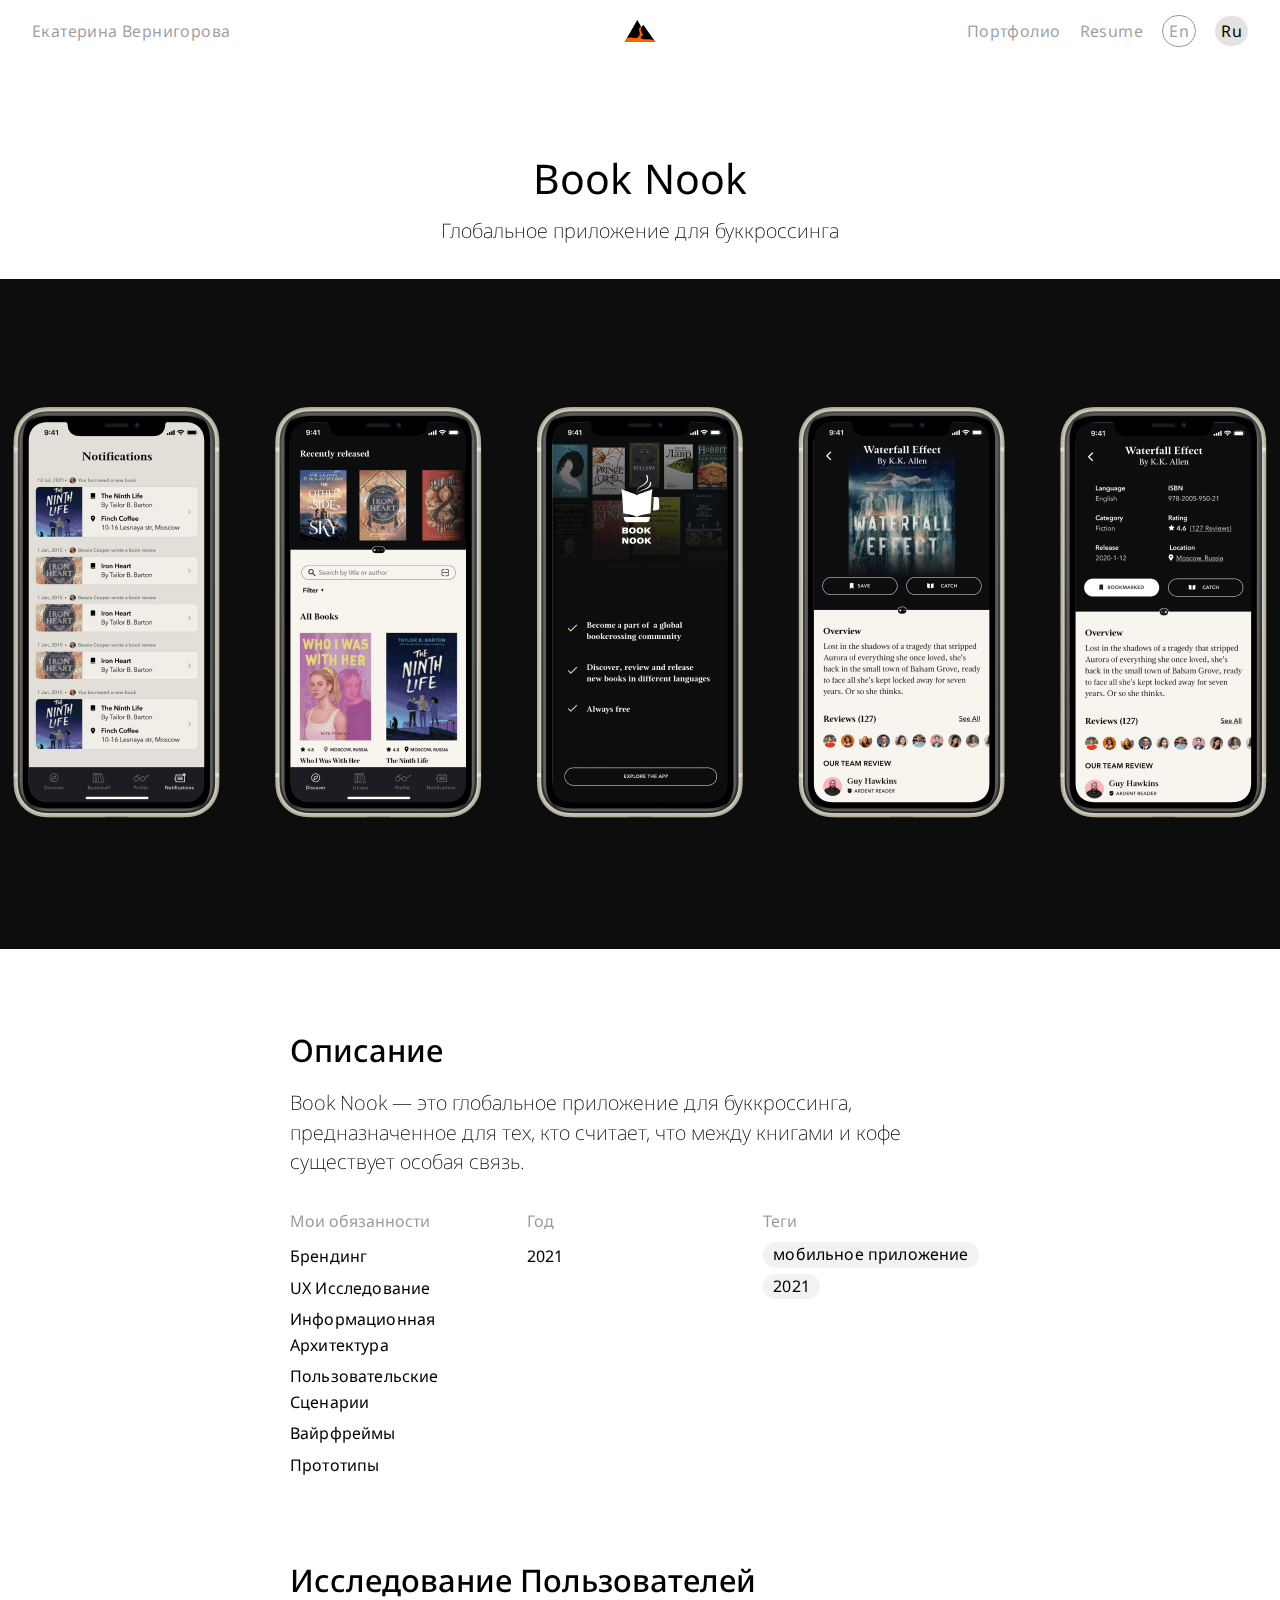
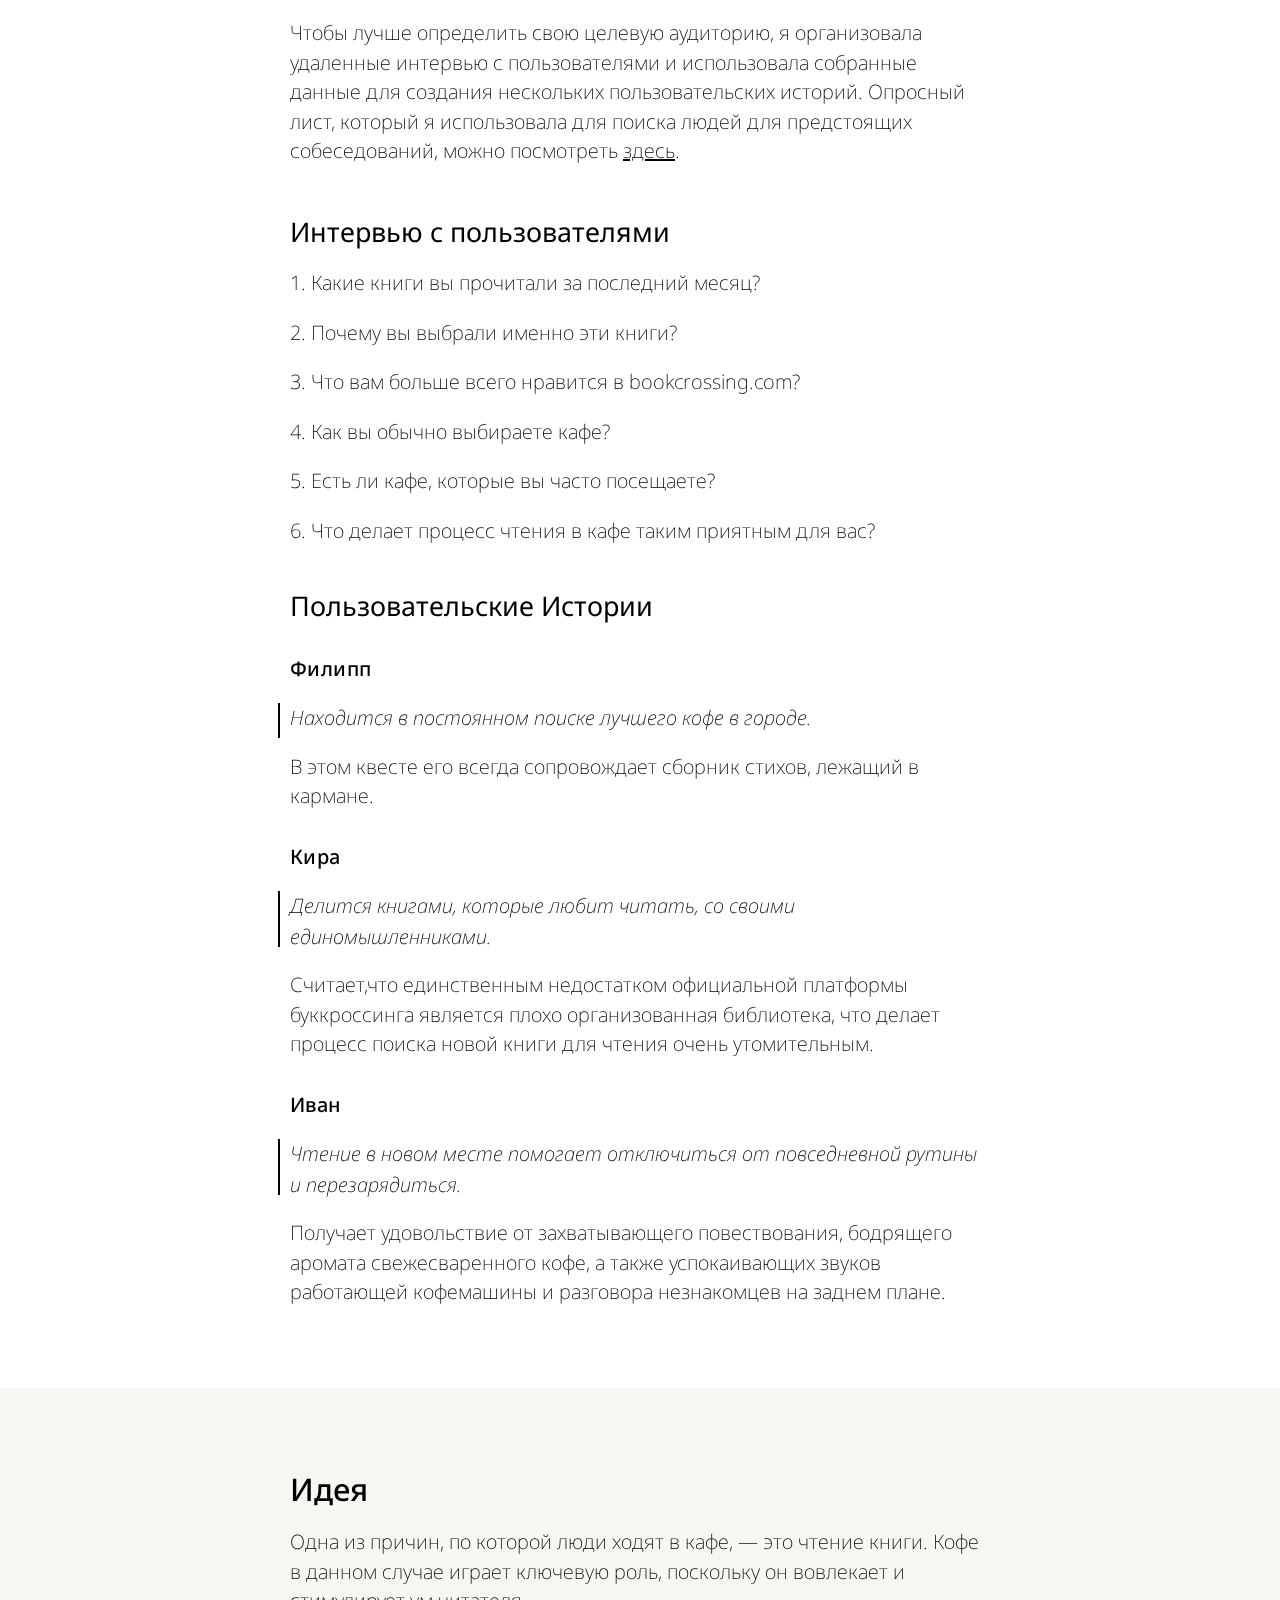
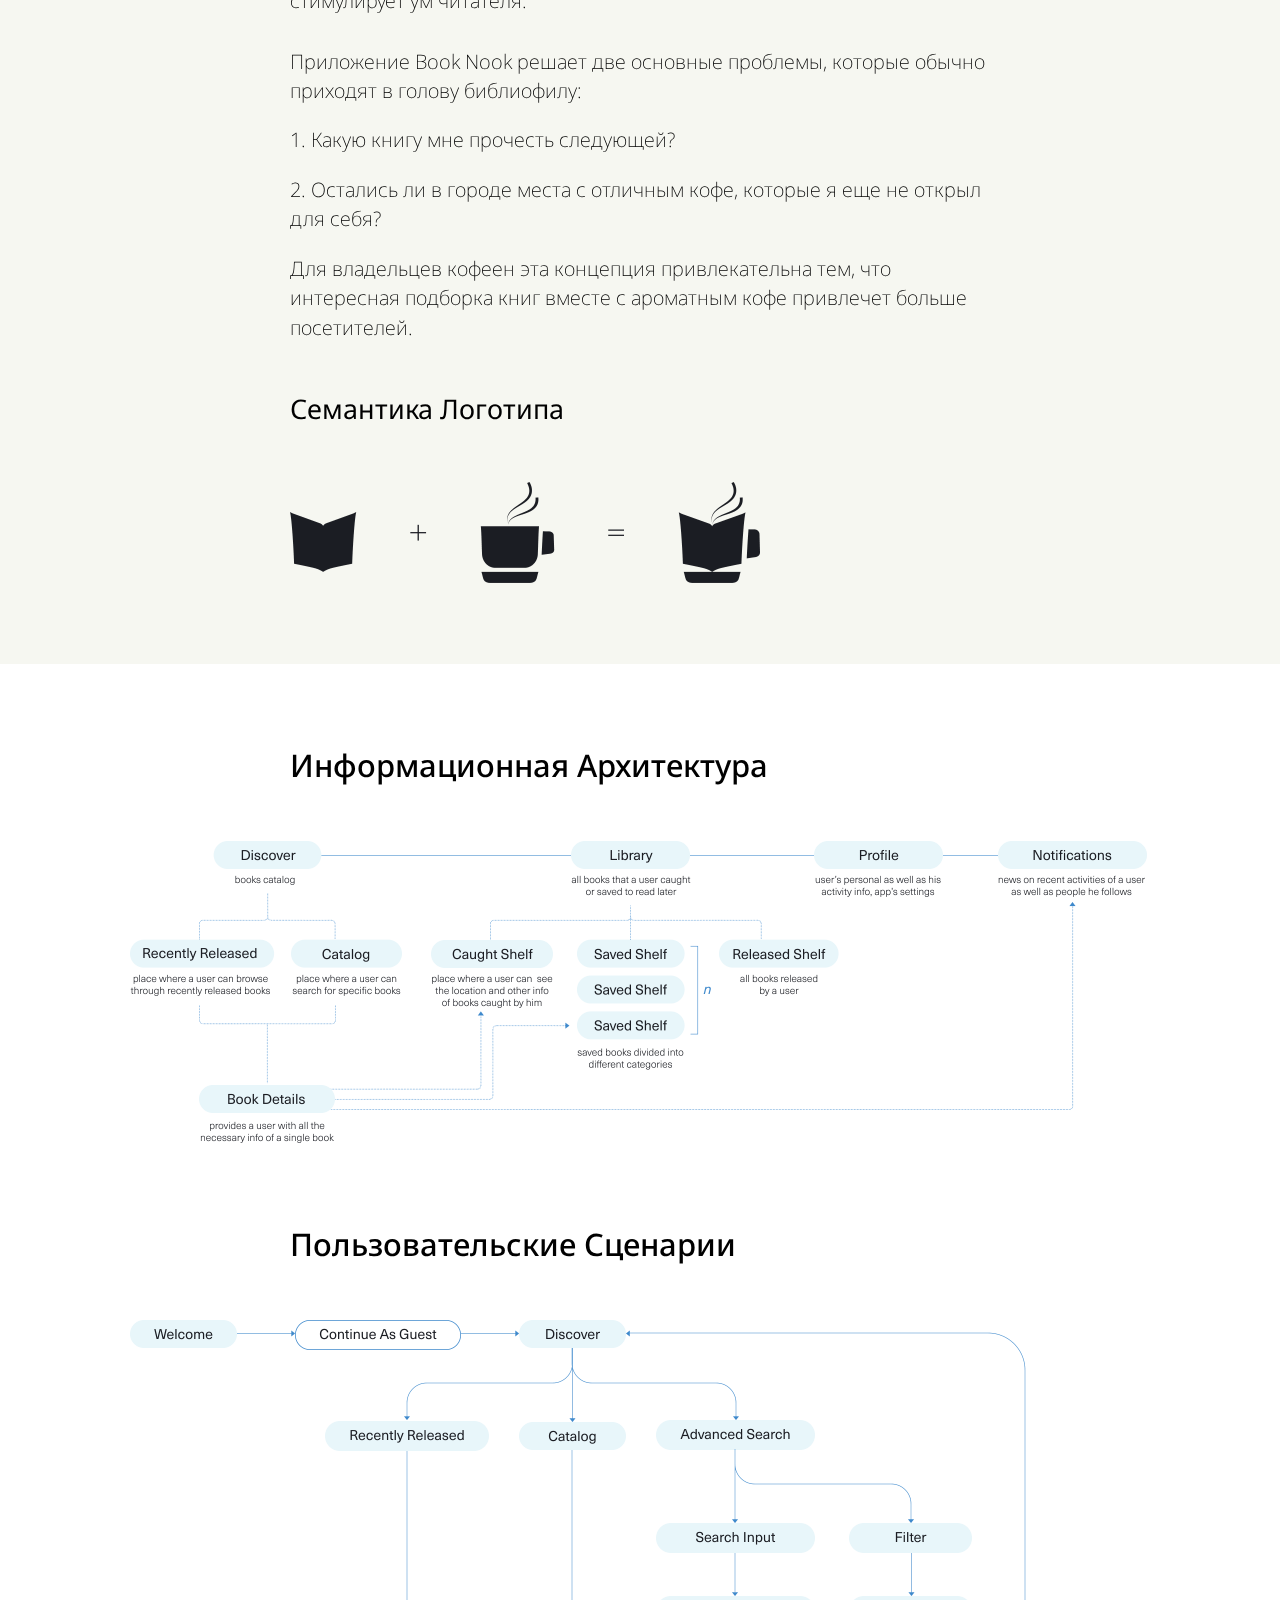
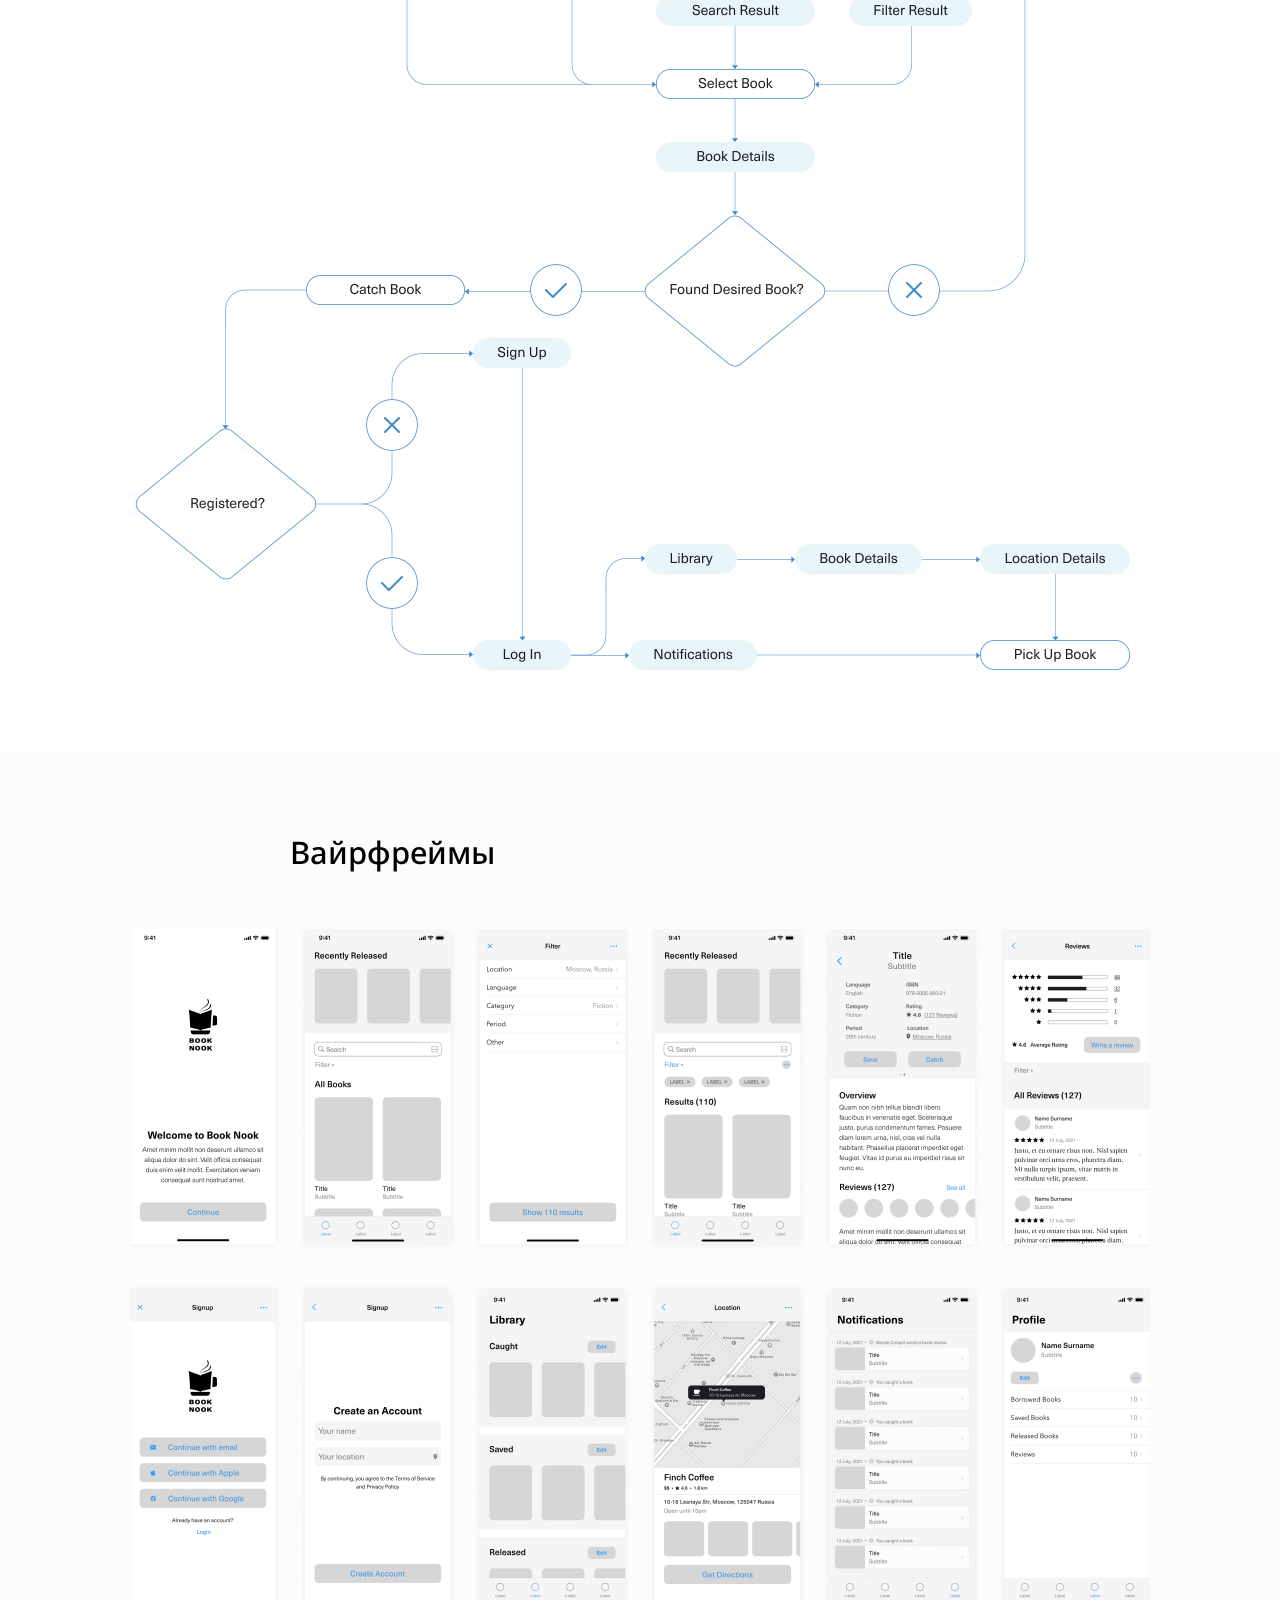
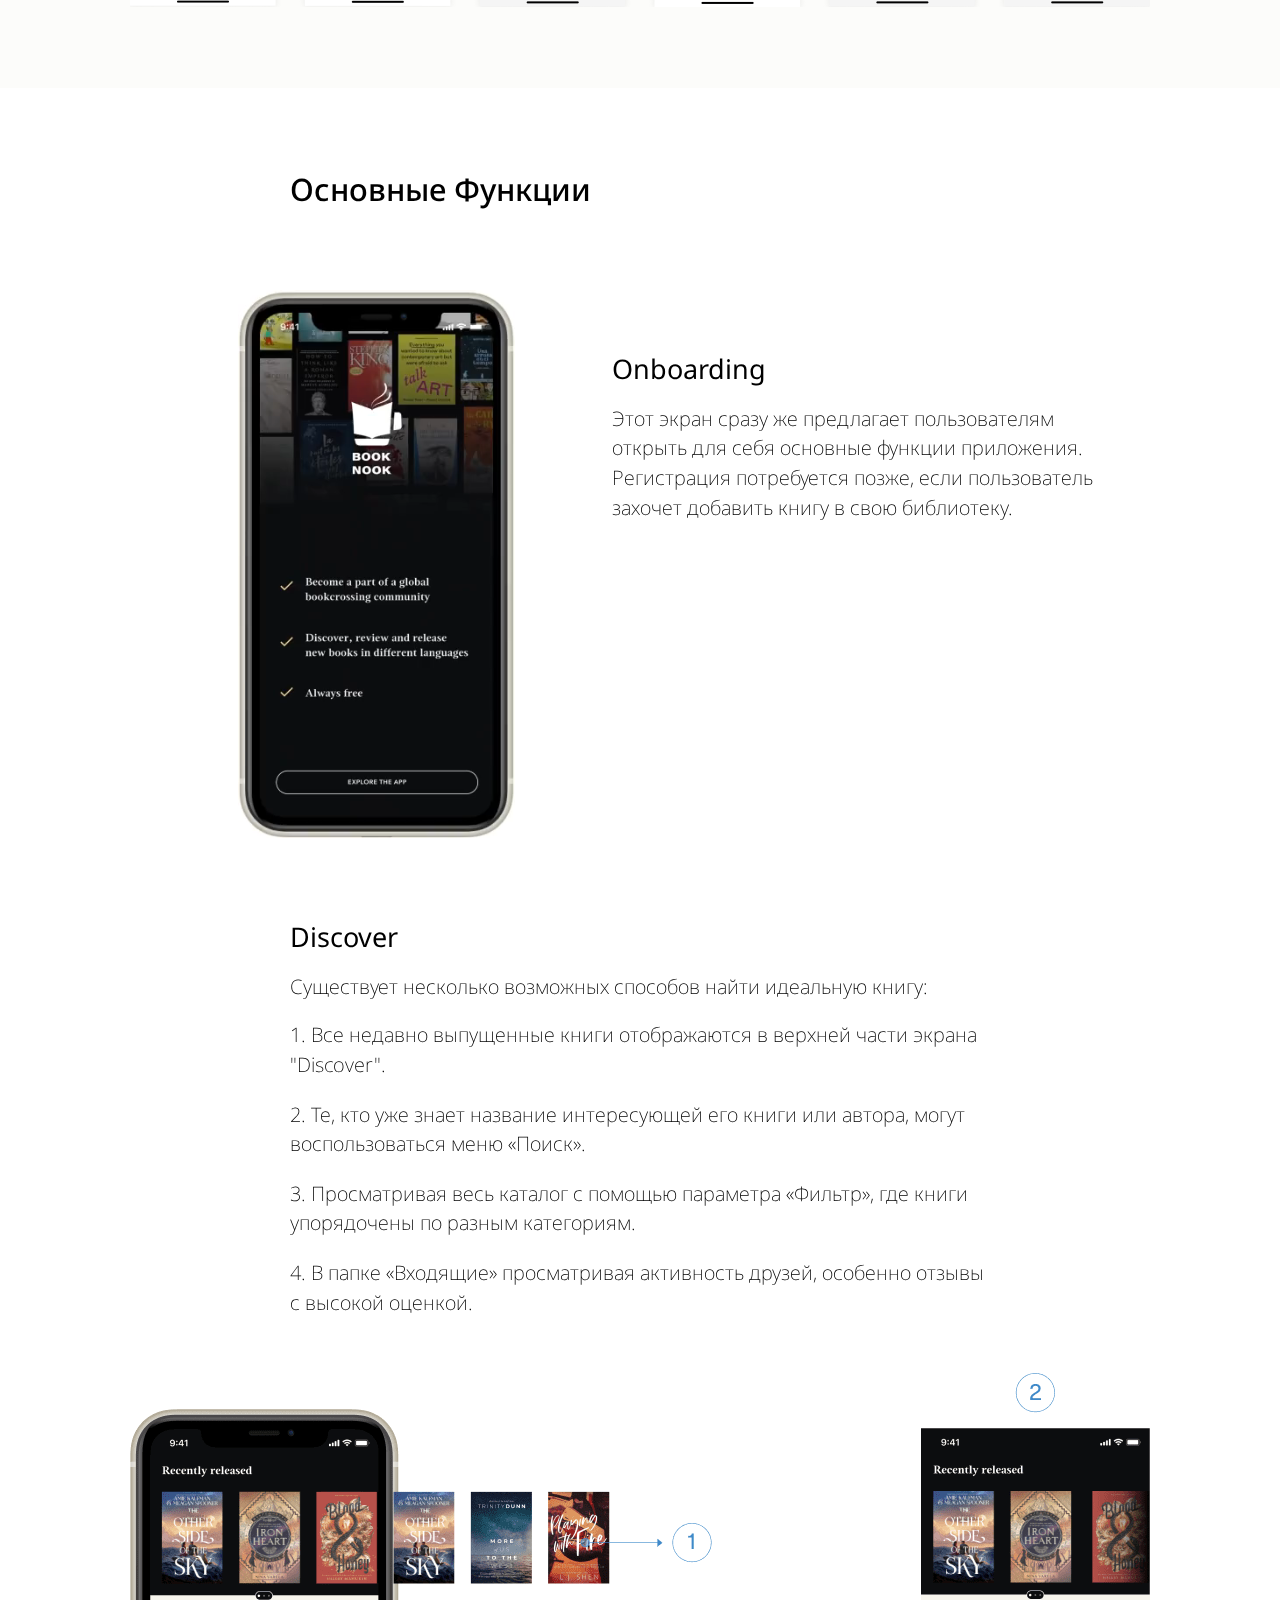
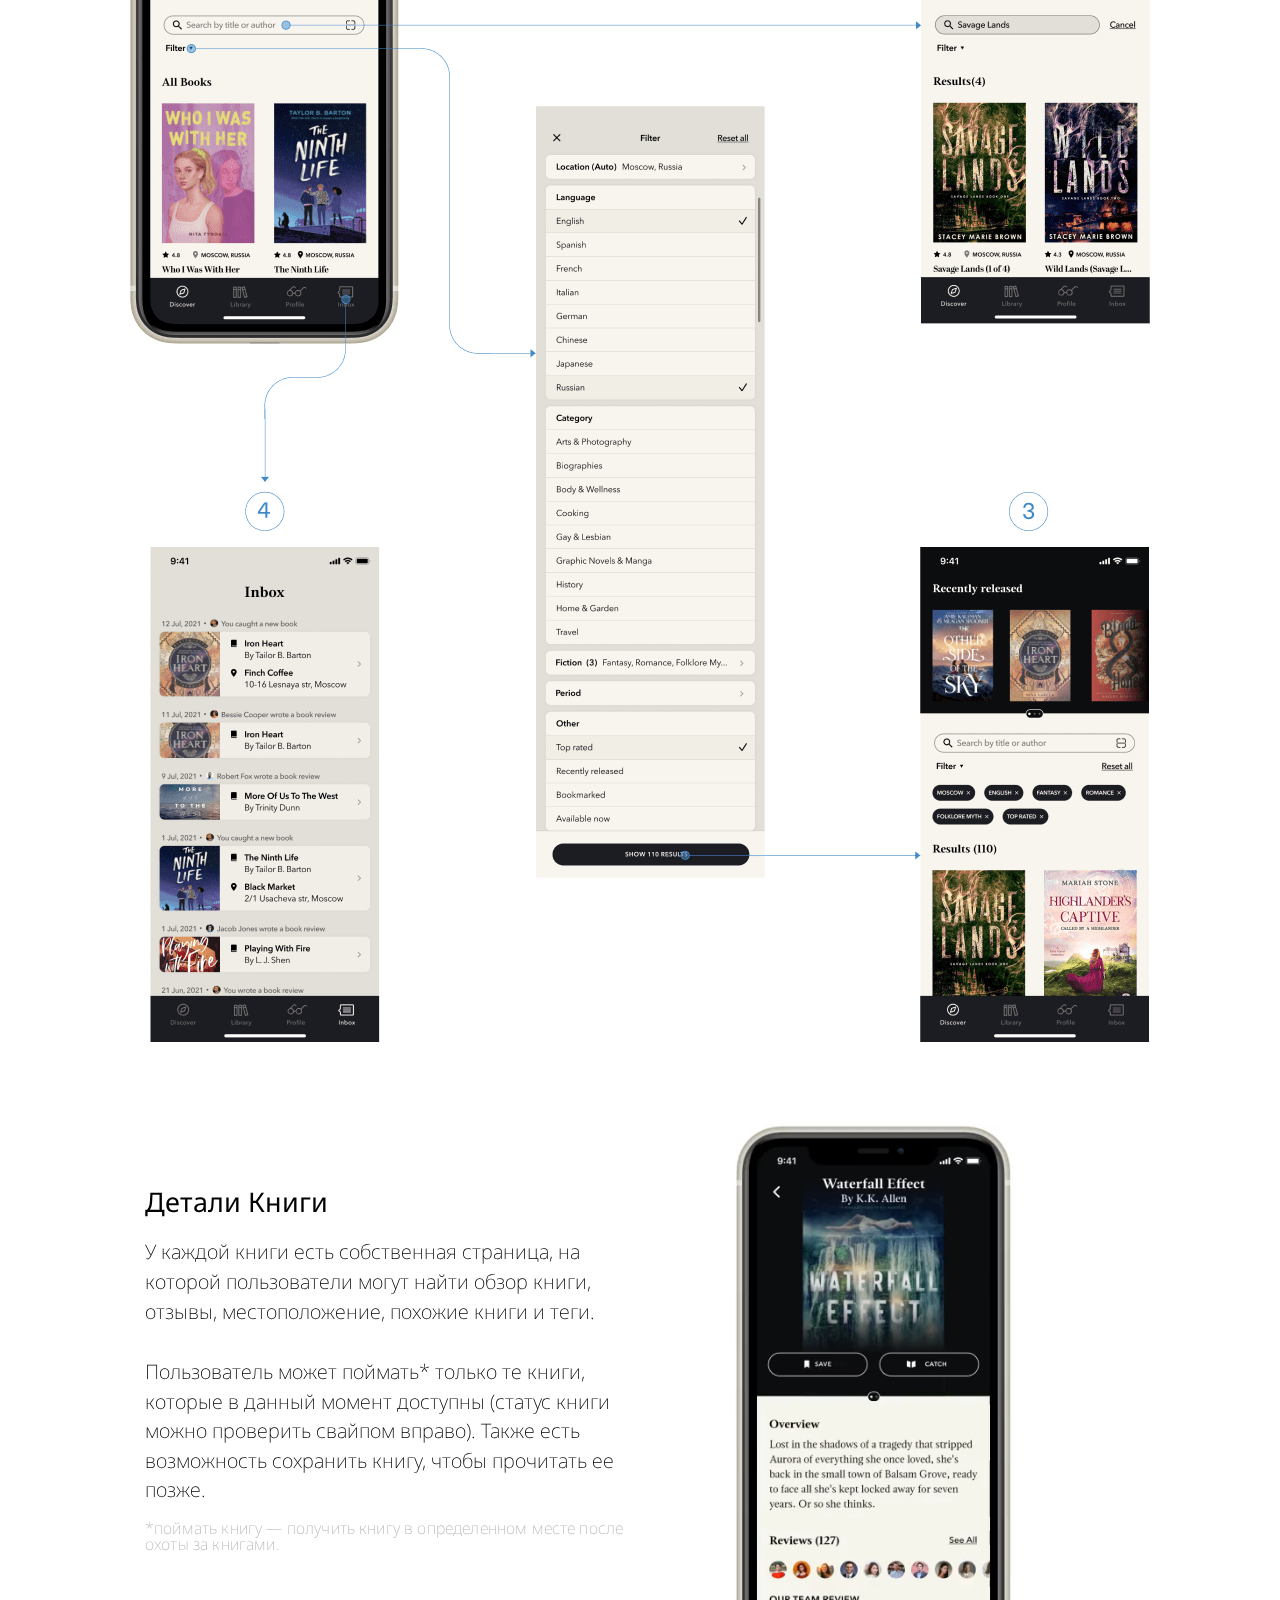
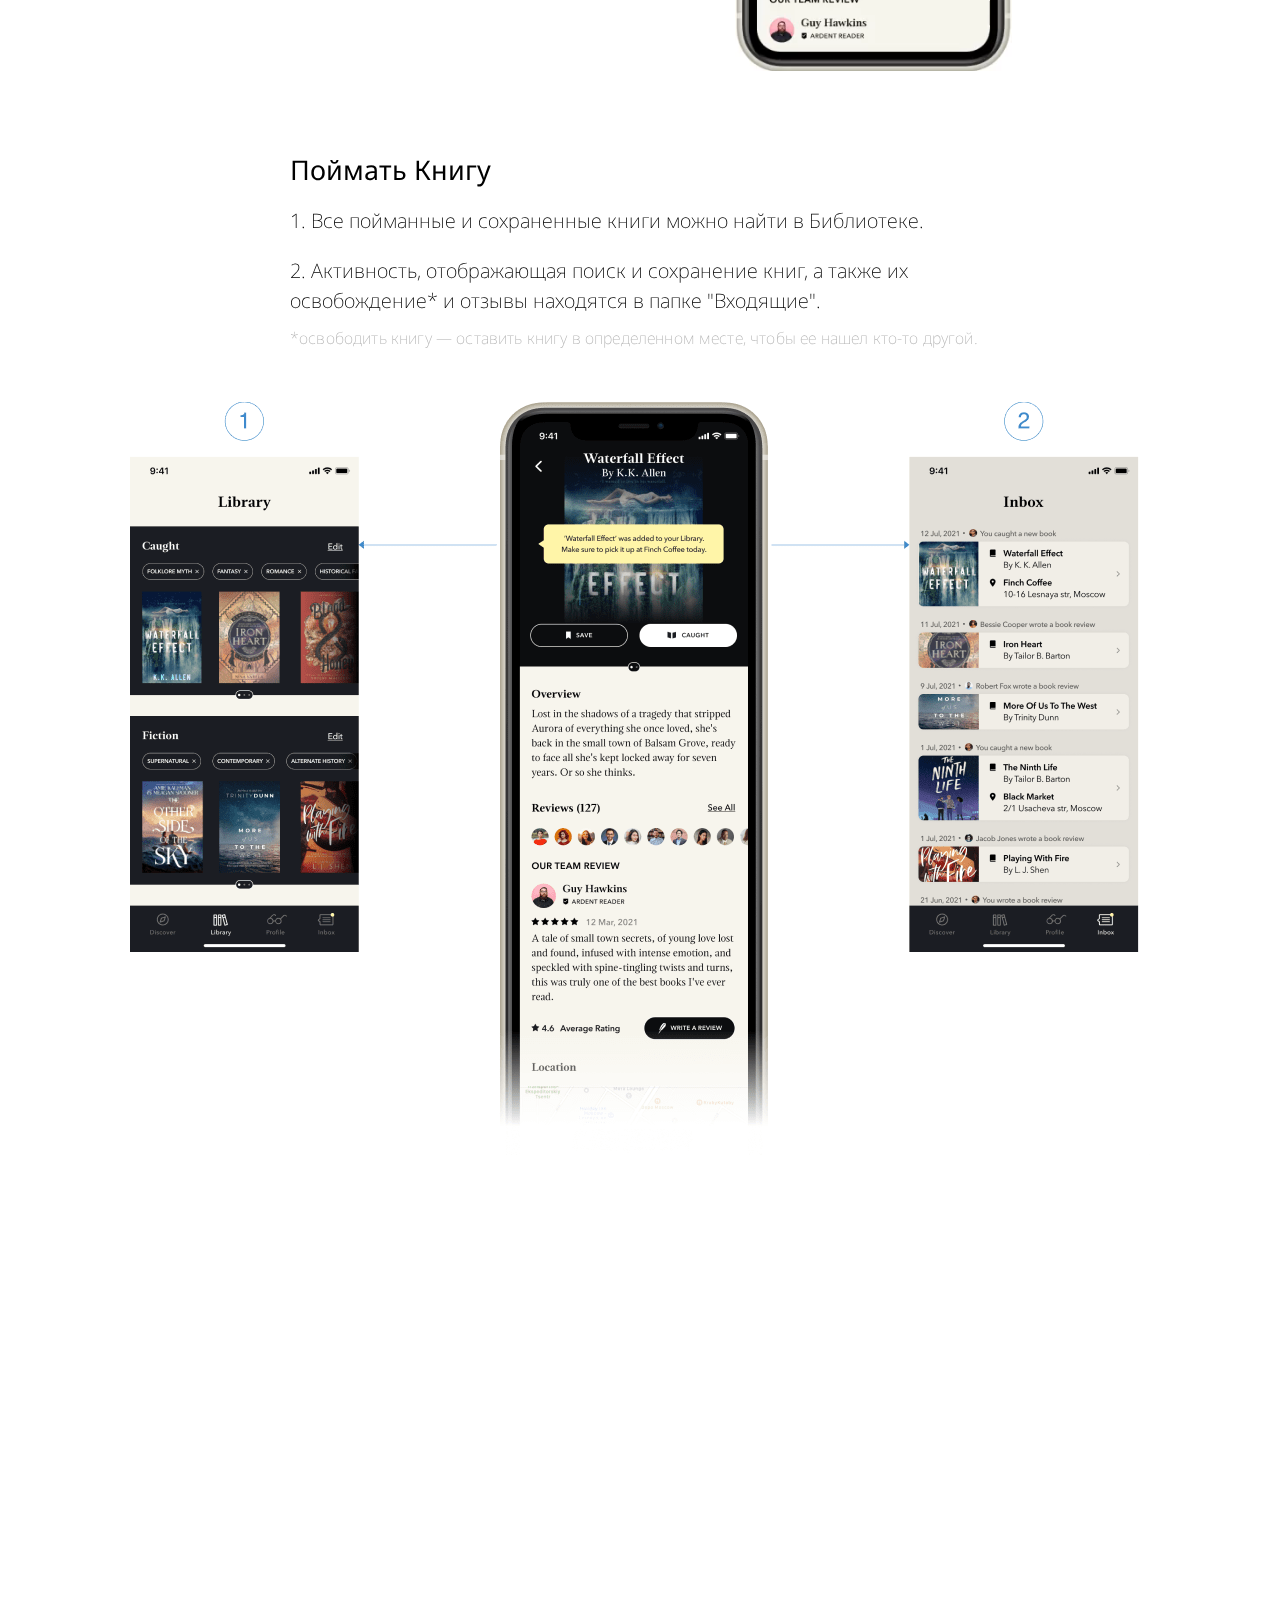
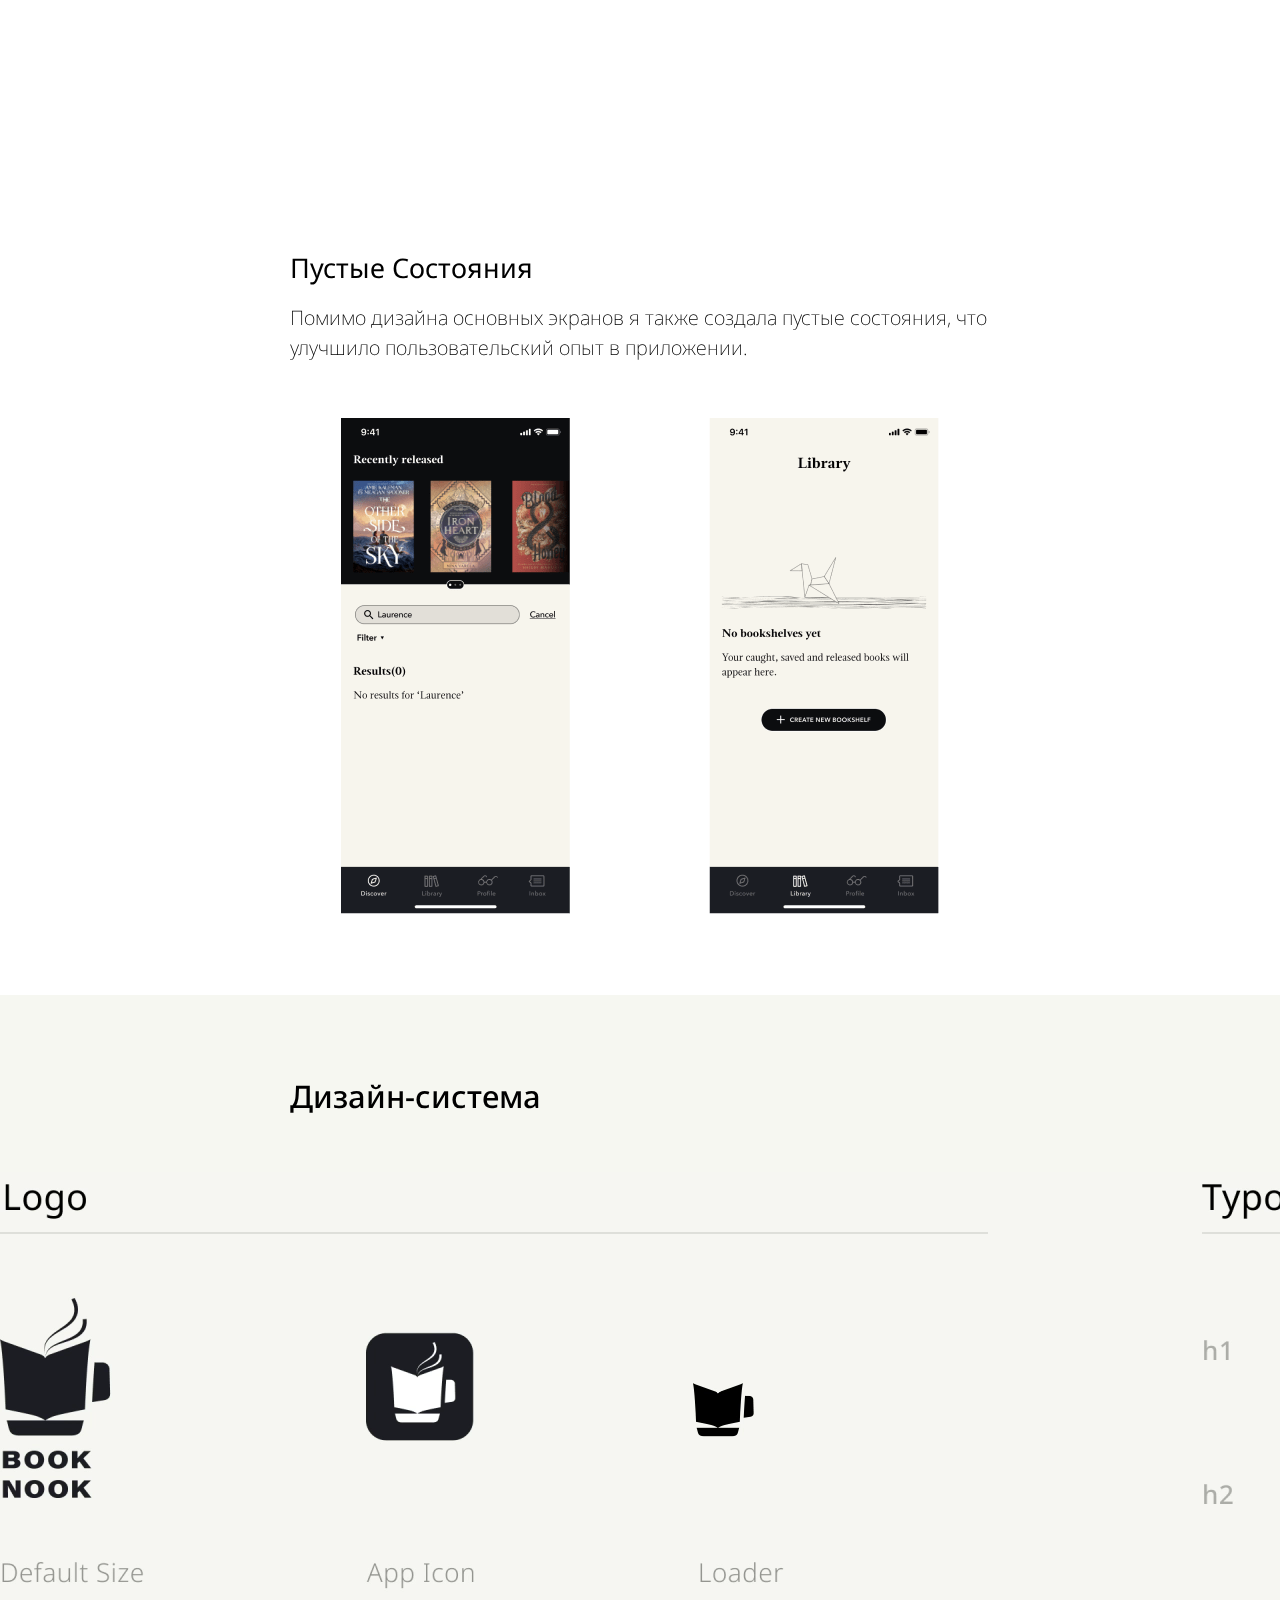
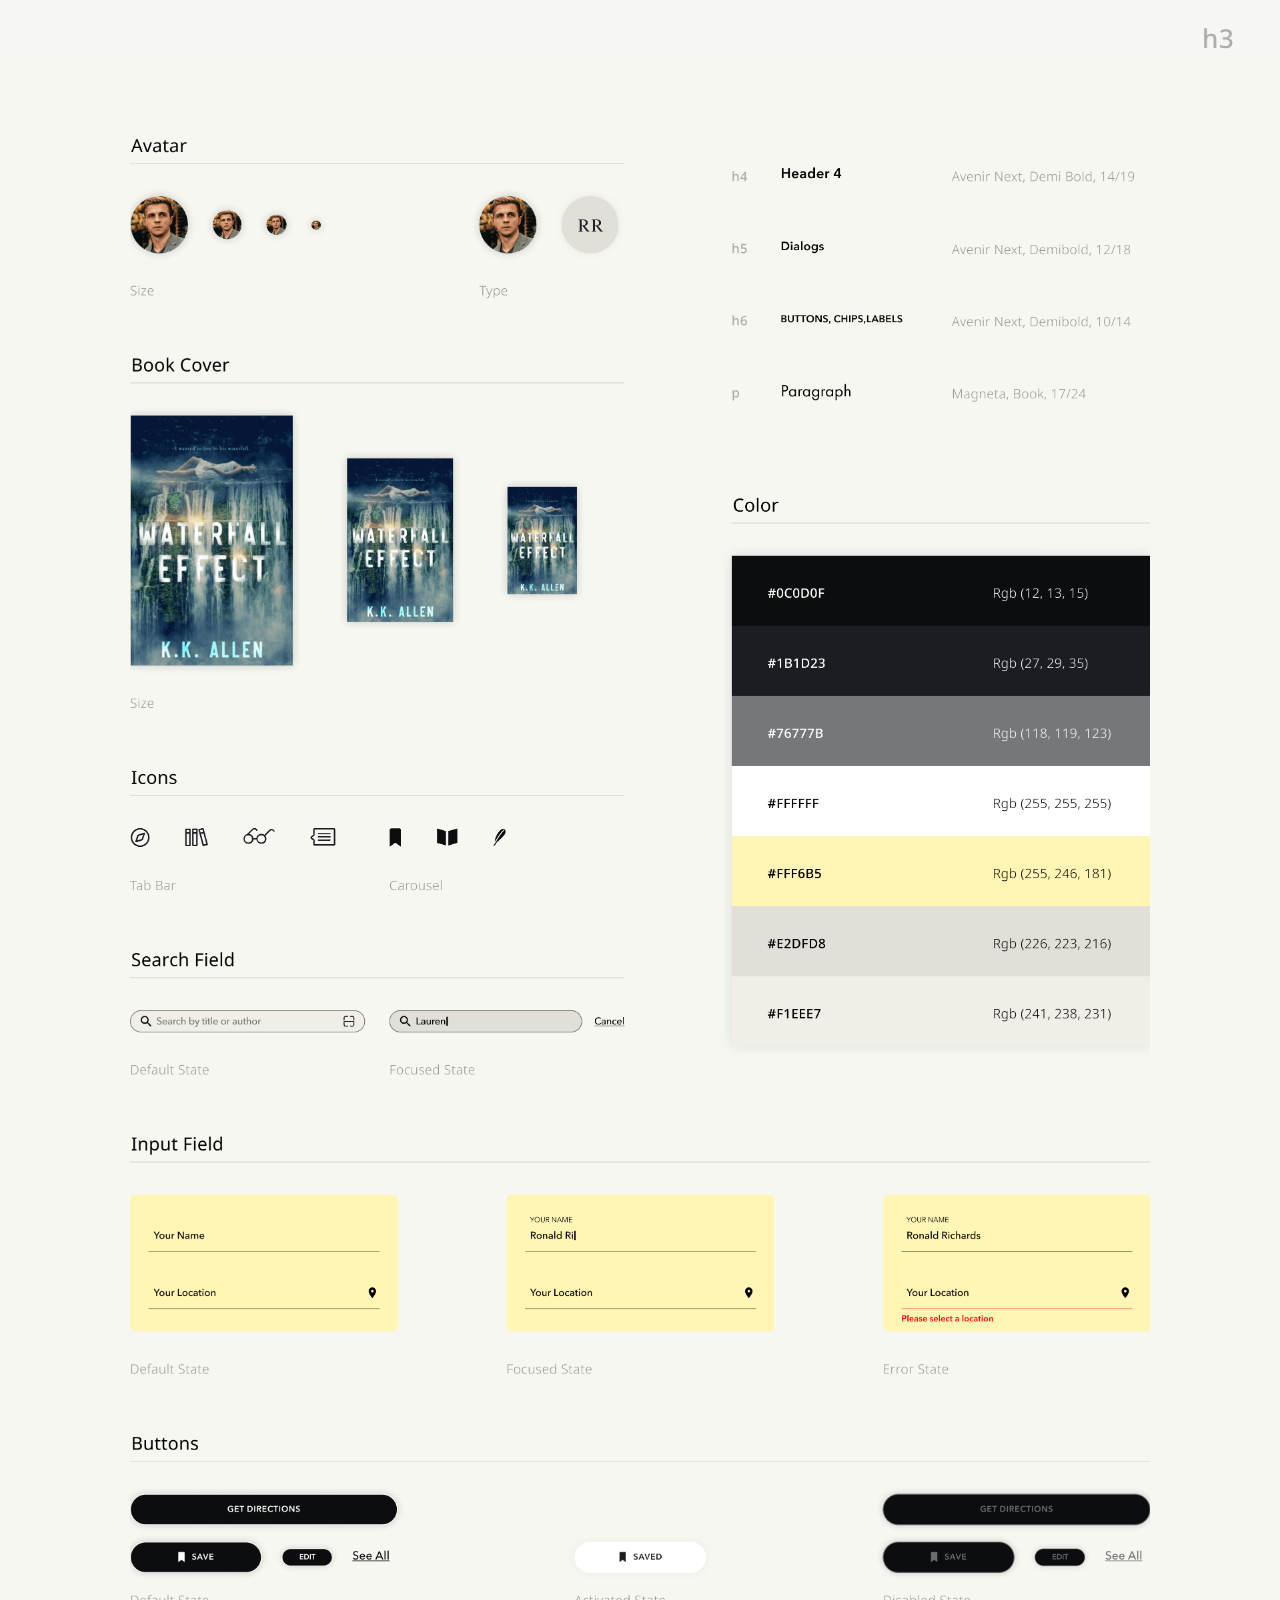
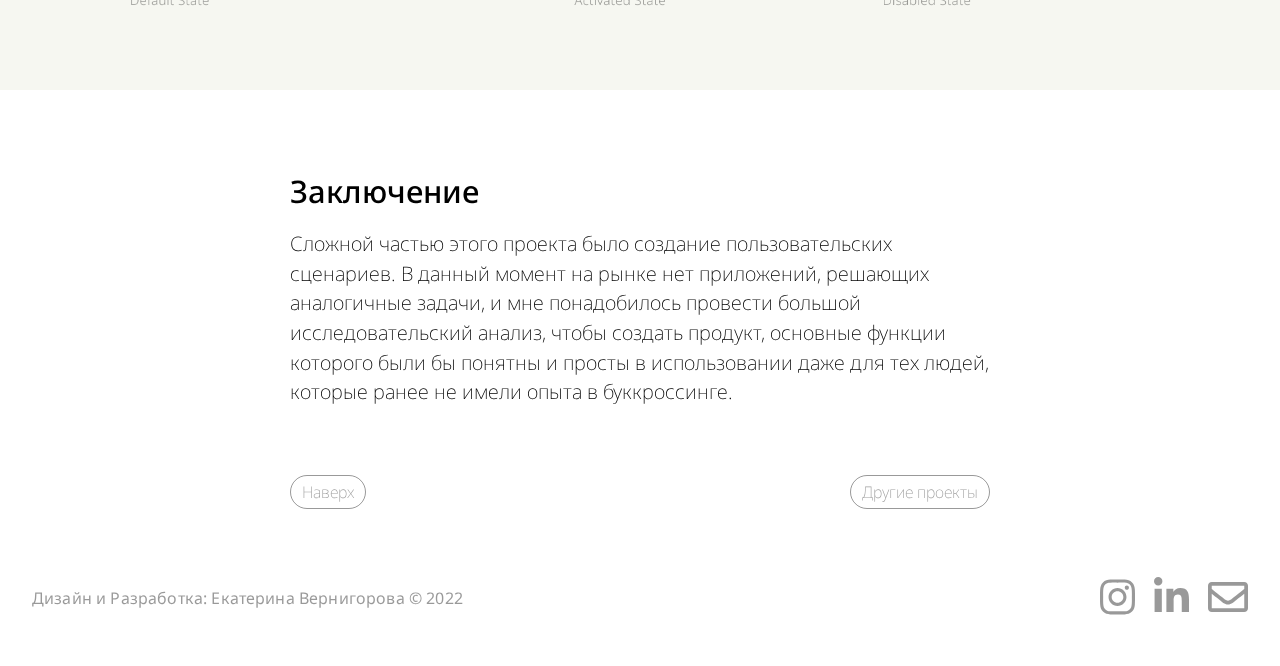
<file: book-nook.html>
<!DOCTYPE html>
<html lang="ru" dir="ltr">
  <head>
    <meta charset="utf-8">
    <title>Book Nook - Екатерина Вернигорова</title>
    <meta name="description" content="Глобальное приложение для буккроссинга">
    <meta name="keywords" content="ui/ux, ui дизайн, ux дизайн, мобильное приложение, брендинг, информационная архитектура, ux исследование, интервью с пользователями, вайерфреймы, прототипы, дизайн-система">
    <meta name="author" content="Екатерина Вернигорова">
    <!-- favicon -->
    <link rel="apple-touch-icon" sizes="180x180" href="apple-touch-icon.png">
    <link rel="icon" type="image/png" sizes="32x32" href="favicon-32x32.png">
    <link rel="icon" type="image/png" sizes="16x16" href="favicon-16x16.png">
    <link rel="manifest" href="site.webmanifest">
    <link rel="mask-icon" href="safari-pinned-tab.svg" color="#3e89cc">
    <meta name="msapplication-TileColor" content="#ffffff">
    <meta name="theme-color" content="#ffffff">

    <link rel="stylesheet" href="https://cdnjs.cloudflare.com/ajax/libs/font-awesome/4.7.0/css/font-awesome.min.css">
    <link rel="stylesheet" href="build.css">
    <meta name="viewport" content="width=device-width, initial-scale=1.0">
    <script src="jquery.min.js" charset="utf-8"></script>
    <script src="sidebar.js" charset="utf-8"></script>
    <!-- Global site tag (gtag.js) - Google Analytics -->
    <script async src="https://www.googletagmanager.com/gtag/js?id=G-BTZWVWHYF5"></script>
    <script>
      window.dataLayer = window.dataLayer || [];
      function gtag(){dataLayer.push(arguments);}
      gtag('js', new Date());

      gtag('config', 'G-BTZWVWHYF5');
    </script>
    <!-- Yandex.Metrika counter -->
    <script type="text/javascript" >
       (function(m,e,t,r,i,k,a){m[i]=m[i]||function(){(m[i].a=m[i].a||[]).push(arguments)};
       m[i].l=1*new Date();k=e.createElement(t),a=e.getElementsByTagName(t)[0],k.async=1,k.src=r,a.parentNode.insertBefore(k,a)})
       (window, document, "script", "https://mc.yandex.ru/metrika/tag.js", "ym");

       ym(89374041, "init", {
            clickmap:true,
            trackLinks:true,
            accurateTrackBounce:true,
            webvisor:true
       });
    </script>
    <noscript><div><img src="https://mc.yandex.ru/watch/89374041" style="position:absolute; left:-9999px;" alt="" /></div></noscript>

  </head>
  <body>
    <!-- Header -->
    <header>
      <menu>
          <div class="flex-wrapper-menu">
          <div class="left-menu">
            <ul class="menu-links">
              <li><a href="index.html">Екатерина Вернигорова</a></li>
            </ul>
          </div>

            <div class="menu-logo" id="top"><a href="#"></a></div>

          <div class="right-menu">
            <input type="checkbox" id="menu-toggle">
            <ul class="menu-links" id="mobile-hamburger">
              <li><a href="index.html">Портфолио</a></li>
              <li><a href="https://drive.google.com/file/d/1rS8QZR-4WJ_xSexREimgkVyXL4VpF3A2/view?usp=sharing" target="_blank">Resume</a></li>
              <!-- language switcher -->
              <li class="language-button"><a href="https://ekaterinavernigorova.github.io/en/book-nook.html">En</a></li>
              <li class="language-button current"><a href="https://ekaterinavernigorova.github.io/ru/book-nook.html">Ru</a></li>
            </ul>
            <label for="menu-toggle" class="menu-toggle-label">
              <span></span>
            </label>
          </div>

        </div>
      </menu>
    </header>

    <!-- Left sidebar -->
    <nav id="dvid">
      <ul>
        <li><a href="#h2-overview">Описание</a></li>
        <li><a href="#h2-user-research">Исследование Пользователей</a></li>

        <ul>
          <li><a href="#h3-user-interview">Интервью с пользователями</a></li>
          <li><a href="#h3-user-stories">Пользовательские Истории</a></li>
        </ul>

        <li><a href="#h2-idea">Идея</a></li>

        <li><a href="#h2-information-architecture">Информационная Архитектура</a></li>
        <li><a href="#h2-user-flow">Пользовательские Сценарии</a></li>
        <li><a href="#h2-wireframes">Вайерфреймы</a></li>
        <li><a href="#h2-main-features">Основные Функции</a></li>

        <ul>
          <li><a href="#h3-onboarding">Onboarding</a></li>
          <li><a href="#h3-discover">Discover</a></li>
          <li><a href="#h3-book-details">Детали Книги</a></li>
          <li><a href="#h3-catching-a-book">Поймать Книгу</a></li>
        </ul>

        <li><a href="#video-hifiprototype">Прототип Высокой Детализации</a></li>
        <li><a href="#h3-empty_states">Пустые Состояния</a></li>
        <li><a href="#h2-design-system">Дизайн-система</a></li>
        <li><a href="#h2-conclusion">Заключение</a></li>
      </ul>
    </nav>

    <article>
        <!-- First screen image -->
        <section id= "first-screen">
          <div class="text-wrapper-700px hero-title">
            <h1>Book Nook</h1>
            <p>Глобальное приложение для буккроссинга</p>
          </div>
          <div class="hero-image-wrapper-app book-nook">
            <picture>
              <source media="(min-width: 768px)" srcset="images/book-nook/book-nook_hero_img-desktop.png 1x, images/book-nook/book-nook_hero_img-desktop@2x.png 2x, images/book-nook/book-nook_hero_img-desktop@3x.png 3x">
              <source media="(max-width: 767px)" srcset="images/book-nook/book-nook_hero_img-mobile.png 1x, images/book-nook/book-nook_hero_img-mobile@2x.png 2x, images/book-nook/book-nook_hero_img-mobile@3x.png 3x">
              <img src="images/book-nook/book-nook_hero_img-desktop.png" alt="Book Nook App hero image">
            </picture>
          </div>
        </section>

        <!-- Overview -->
        <section id="othdiv" class="content-wrapper">
          <div class="text-wrapper-700px">
            <h2 id="h2-overview">Описание</h2>
            <p>Book Nook — это глобальное приложение для буккроссинга, предназначенное для тех, кто считает, что между книгами и кофе существует особая связь.</p>
            <div class="overview-details">

              <div class="overview-col">
                <h5>Мои обязанности</h5>
                <ul>
                  <li>Брендинг</li>
                  <li>UX Исследование</li>
                  <li>Информационная Архитектура</li>
                  <li>Пользовательские Сценарии</li>
                  <li>Вайрфреймы</li>
                  <li>Прототипы</li>
                </ul>
              </div>

              <div class="overview-col">
                <h5>Год</h5>
                <ul>
                  <li>2021</li>
                </ul>
              </div>

              <div class="overview-col tag">
                <h5>Теги</h5>
                <ul>
                  <li>мобильное приложение</li>
                  <li>2021</li>
                </ul>
              </div>

            </div>
          </div>
        </section>


        <!-- User Research -->
        <section class="content-wrapper" >
          <div class="text-wrapper-700px">
            <h2 id="h2-user-research">Исследование Пользователей</h2>
            <p>Чтобы лучше определить свою целевую аудиторию, я организовала удаленные интервью с пользователями и использовала собранные данные для создания нескольких пользовательских историй. Опросный лист, который я использовала для поиска людей для предстоящих собеседований, можно посмотреть <a href="https://docs.google.com/forms/d/e/1FAIpQLSfk__amJtdRqY0B4x0n_noMlUfJkV323a1tWkvYjFIvRFBzeQ/viewform" target="_blank">здесь</a>.</p>
            <!-- User Interview -->
            <h3 id="h3-user-interview">Интервью с пользователями</h3>
            <ol >
              <li>Какие книги вы прочитали за последний месяц?</li>
              <li>Почему вы выбрали именно эти книги?</li>
              <li>Что вам больше всего нравится в bookcrossing.com?</li>
              <li>Как вы обычно выбираете кафе?</li>
              <li>Есть ли кафе, которые вы часто посещаете?</li>
              <li>Что делает процесс чтения в кафе таким приятным для вас?</li>
            </ol>
            <!-- User Stories -->
            <h3 id="h3-user-stories">Пользовательские Истории</h3>
            <h4 >Филипп</h4>
            <blockquote  cite="http://">Находится в постоянном поиске лучшего кофе в городе.</blockquote>
            <p>В этом квесте его всегда сопровождает сборник стихов, лежащий в кармане.</p>
            <h4>Кира</h4>
            <blockquote  cite="http://">Делится книгами, которые любит читать, со своими единомышленниками.</blockquote>
            <p>Считает,что единственным недостатком официальной платформы буккроссинга является плохо организованная библиотека, что делает процесс поиска новой книги для чтения очень утомительным.</p>
            <h4>Иван</h4>
            <blockquote cite="http://">Чтение в новом месте помогает отключиться от повседневной рутины и перезарядиться.</blockquote>
            <p>Получает удовольствие от захватывающего повествования, бодрящего аромата свежесваренного кофе, а также успокаивающих звуков работающей кофемашины и разговора незнакомцев на заднем плане.</p>
            </div>

            <div class="spacer-L_desktop"></div>
            <div class="spacer-L_mobile"></div>
        </section>

          <!-- Idea -->
        <section class="content-wrapper" id="opaque-background-1">
          <div class="text-wrapper-700px">
            <h2 id="h2-idea">Идея</h2>
            <p>Одна из причин, по которой люди ходят в кафе, — это чтение книги. Кофе в данном случае играет ключевую роль, поскольку он вовлекает и стимулирует ум читателя.</p>
            <p>Приложение Book Nook решает две основные проблемы, которые обычно приходят в голову библиофилу:</p>
            <ol>
              <li>Какую книгу мне прочесть следующей?</li>
              <li>Остались ли в городе места с отличным кофе, которые я еще не открыл для себя?</li>
            </ol>
            <p>Для владельцев кофеен эта концепция привлекательна тем, что интересная подборка книг вместе с ароматным кофе привлечет больше посетителей.</p>

            <h3>Семантика Логотипа</h3>
            <img id="img-700px" src="images/book-nook/book-nook_logo-icon-semantics_img-desktop@2x.png" alt="Book Nook App Logo Icon Semantics image">

            </div>

        </section>

        <!-- Information Architecture -->
        <section class="content-wrapper">
          <div class="text-wrapper-700px">
            <h2 id="h2-information-architecture">Информационная Архитектура</h2>
          </div>

          <img src="images/book-nook/book-nook_information-architecture_img-desktop@2x.png" alt="Book Nook App Information Architecture image">
        </section>

        <!-- User Flow -->
        <section class="content-wrapper">
          <div class="text-wrapper-700px">
            <h2 id="h2-user-flow">Пользовательские Сценарии</h2>
          </div>

          <img src="images/book-nook/book-nook_user-flow_img-desktop@2x.png" alt="Book Nook App User Flow image">
          <div class="spacer-L_desktop"></div>
          <div class="spacer-L_mobile"></div>
        </section>

        <!-- Wireframes -->
        <section class="content-wrapper" id="opaque-background-2">
          <div class="text-wrapper-700px">
            <h2 id="h2-wireframes">Вайрфреймы</h2>
          </div>

          <img src="images/book-nook/book-nook_wireframes_img-desktop@2x.png" alt="Book Nook App Wireframes image">
        </section>

        <!-- Main Features -->
        <section class="content-wrapper">
          <div class="text-wrapper-700px">
            <h2 id="h2-main-features">Основные Функции</h2>
          </div>
        </section>

          <!-- Onboarding -->
        <section class="content-wrapper" id="absolute-1">
          <div class="text-wrapper-500px">
            <h3 id="h3-onboarding">Onboarding</h3>
            <p>Этот экран сразу же предлагает пользователям открыть для себя основные функции приложения. Регистрация потребуется позже, если пользователь захочет добавить книгу в свою библиотеку.</p>
          </div>
          <div id="onboarding-video">
            <video class="main-preview__video" autoplay="autoplay" loop="loop" playsinline="true" muted="muted" src="images/book-nook/onboarding.mp4"></video>
          </div>
        </section>

          <!-- Discover -->
          <section class="content-wrapper">
            <div class="text-wrapper-700px">
              <h3 id="h3-discover">Discover</h3>
              <p>Существует несколько возможных способов найти идеальную книгу:</p>
              <ol>
                <li>Все недавно выпущенные книги отображаются в верхней части экрана "Discover".</li>
                <li>Те, кто уже знает название интересующей его книги или автора, могут воспользоваться меню «Поиск».</li>
                <li>Просматривая весь каталог с помощью параметра «Фильтр», где книги упорядочены по разным категориям.</li>
                <li>В папке «Входящие» просматривая активность друзей, особенно отзывы с высокой оценкой.</li>
              </ol>
            </div>
            <picture>
              <source media="(min-width: 768px)" srcset="images/book-nook/book-nook_discover_img-desktop.png 1x, images/book-nook/book-nook_discover_img-desktop@2x.png 2x, images/book-nook/book-nook_discover_img-desktop@3x.png 3x">
              <source media="(max-width: 767px)" srcset="images/book-nook/book-nook_discover_img-mobile.png 1x, images/book-nook/book-nook_discover_img-mobile@2x.png 2x, images/book-nook/book-nook_discover_img-mobile@3x.png 3x">
              <img src="images/book-nook/book-nook_discover_img-desktop.png" alt="Book Nook App  image">
            </picture>

          </section>

          <!-- Book details -->
          <section class="content-wrapper" id="absolute-2">
          <div class="text-wrapper-500px">
            <h3 id="h3-book-details">Детали Книги</h3>
            <p>У каждой книги есть собственная страница, на которой пользователи могут найти обзор книги, отзывы, местоположение, похожие книги и теги.</p>
            <p>Пользователь может поймать<span>&#42;</span> только те книги, которые в данный момент доступны (статус книги можно проверить свайпом вправо). Также есть возможность сохранить книгу, чтобы прочитать ее позже.</p>
            <p class="footnote"><span>&#42;</span>поймать книгу — получить книгу в определенном месте после охоты за книгами.</p>
          </div>
          <div id="book-details-video">
            <video class="main-preview__video" autoplay="autoplay" loop="loop" playsinline="true" muted="muted" src="images/book-nook/book-details.mp4"></video>
          </div>
          </section>

          <!-- Catching a book -->
          <section class="content-wrapper">
            <div class="text-wrapper-700px">
              <h3 id="h3-catching-a-book">Поймать Книгу</h3>
              <ol>
                <li>Все пойманные и сохраненные книги можно найти в Библиотеке.</li>
                <li>Активность, отображающая поиск и сохранение книг, а также их освобождение<span>&#42;</span> и отзывы находятся в папке "Входящие".</li>
              </ol>
              <p class="footnote"><span>&#42;</span>освободить книгу — оставить книгу в определенном месте, чтобы ее нашел кто-то другой.</p>
            </div>
            <picture>
              <source media="(min-width: 768px)" srcset="images/book-nook/book-nook_catching-a-book_img-desktop.png 1x, images/book-nook/book-nook_catching-a-book_img-desktop@2x.png 2x, images/book-nook/book-nook_catching-a-book_img-desktop@3x.png 3x">
              <source media="(max-width: 767px)" srcset="images/book-nook/book-nook_catching-a-book_img-mobile.png 1x, images/book-nook/book-nook_catching-a-book_img-mobile@2x.png 2x, images/book-nook/book-nook_catching-a-book_img-mobile@3x.png 3x">
              <img src="images/book-nook/book-nook_catching-a-book_img-desktop.png" alt="Book Nook App  image">
            </picture>
            <div style="height:40px;"></div>
          </section>

          <!-- High Fidelity Prototype -->
          <section class="video-wrapper" id="video-hifiprototype">
              <!-- <iframe src="https://player.vimeo.com/video/662222775?h=a5aa786ae8&amp;autoplay=1&amp;loop=1&amp;title=0&amp;byline=0&amp;portrait=0" frameborder="0" allowfullscreen></iframe> -->
              <iframe src="https://www.youtube.com/embed/MGKIQMMvjj4?&vq=hd1080&amp;ecver=1&amp;controls=1&amp;fs=1&amp;modestbranding=1&amp;loop=1&amp;rel=0&amp;showinfo=0&amp;yt:stretch=16:9&amp;autohide=1&amp;iv_load_policy=3&amp" title="YouTube video player" frameborder="0" allow="accelerometer; autoplay; modestbranding; clipboard-write; encrypted-media; gyroscope; picture-in-picture" allowfullscreen></iframe>
          </section>

          <!-- Empty States -->
          <section class="content-wrapper">
            <div class="text-wrapper-700px">
              <h3 id="h3-empty_states">Пустые Состояния</h3>
              <p>Помимо дизайна основных экранов я также создала пустые состояния, что улучшило пользовательский опыт в приложении.</p>
            </div>
            <picture>
              <source media="(min-width: 768px)" srcset="images/book-nook/book-nook_empty-states_img-desktop.png 1x, images/book-nook/book-nook_empty-states_img-desktop@2x.png 2x, images/book-nook/book-nook_empty-states_img-desktop@3x.png 3x">
              <source media="(max-width: 767px)" srcset="images/book-nook/book-nook_empty-states_img-mobile.png 1x, images/book-nook/book-nook_empty-states_img-mobile@2x.png 2x, images/book-nook/book-nook_empty-states_img-mobile@3x.png 3x">
              <img src="images/book-nook/book-nook_empty-states_img-desktop.png" alt="Book Nook App  image">
            </picture>

            <div class="spacer-L_desktop"></div>
            <div class="spacer-L_mobile"></div>
          </section>

        <!-- Design System -->
        <section class="content-wrapper" id="opaque-background-1">
          <div class="text-wrapper-700px">
            <h2 id="h2-design-system">Дизайн-система</h2>
          </div>
          <div class="desktop" style="height: 56px;"></div>
          <div class="mobile" style="height: 35px;"></div>

          <div id="center__video-wrapper">
            <!-- <video class="center__video" autoplay="autoplay" loop="loop" playsinline="true" muted="muted">
              <source src="images/book-nook/book-nook_loader-s.mp4" type="video/mp4" media="(min-width: 768px)">
              <source src="images/book-nook/book-nook_loader-s-mobile.mp4" type="video/mp4" media="(max-width: 767px)">
              <source src="images/book-nook/book-nook_loader-s.mp4" type="video/mp4">
            </video> -->
            <video class="center__video desktop" autoplay="autoplay" loop="loop" playsinline="true" muted="muted" src="images/book-nook/book-nook_loader-s.mp4"></video>
            <video class="center__video mobile" autoplay="autoplay" loop="loop" playsinline="true" muted="muted" src="images/book-nook/book-nook_loader-s-mobile.mp4"></video>
          </div>


          <picture class="no-paddings">
            <source media="(min-width: 768px)" srcset="images/book-nook/book-nook_design-system_img2-desktop@3x.png">
            <source media="(max-width: 767px)" srcset="images/book-nook/book-nook_design-system_img2-mobile@3x.png">
            <img srcset="images/book-nook/book-nook_design-system_img-desktop@2x.png 1020w, images/book-nook/book-nook_design system img-mobile@2x.png 400w" sizes="(max-width:767px) 400px, 1020px" alt="Book Nook App  design system image">
          </picture>

        </section>

        <!-- Conclusion -->
        <section class="content-wrapper">
          <div class="text-wrapper-700px">
            <h2 id="h2-conclusion">Заключение</h2>
            <p>Сложной частью этого проекта было создание пользовательских сценариев. В данный момент на рынке нет приложений, решающих аналогичные задачи, и мне понадобилось провести большой исследовательский анализ, чтобы создать продукт, основные функции которого были бы понятны и просты в использовании даже для тех людей, которые ранее не имели опыта в буккроссинге.</p>
          </div>
        </section>

        <!-- Other Projects -->
        <section class="bottom-navigation">
          <div class="flex-wrapper-700px">
            <a class="other-projects" href="#top">
            <p>Наверх</p>
            </a>

            <a class="other-projects" href="index.html">
              <p id="p-other-projects">Другие проекты</p>
            </a>
          </div>
        </section>
    </article>

    <!-- Footer -->
    <footer class="case_studies">
      <div class="flex-wrapper-footer">
        <span class="copyright">Дизайн и Разработка: Екатерина&nbsp;Вернигорова
                                &copy;&nbsp;2022</span>
        <ul class="contact">
          <li><a href="https://www.instagram.com/blukipp/" target="_blank"><img src="images/instagram.svg"></a></li>
          <li><a href="http://linkedin.com/in/ekaterina-vernigorova-09b708210" target="_blank"><img src="images/linkedin-in.svg"></a></li>
          <li><a href="mailto:katya_vernigorova@fastmail.com" target="_blank"><img src="images/envelope.svg"></a></li>
        </ul>
      </div>
    </footer>

  </body>
</html>
</file>
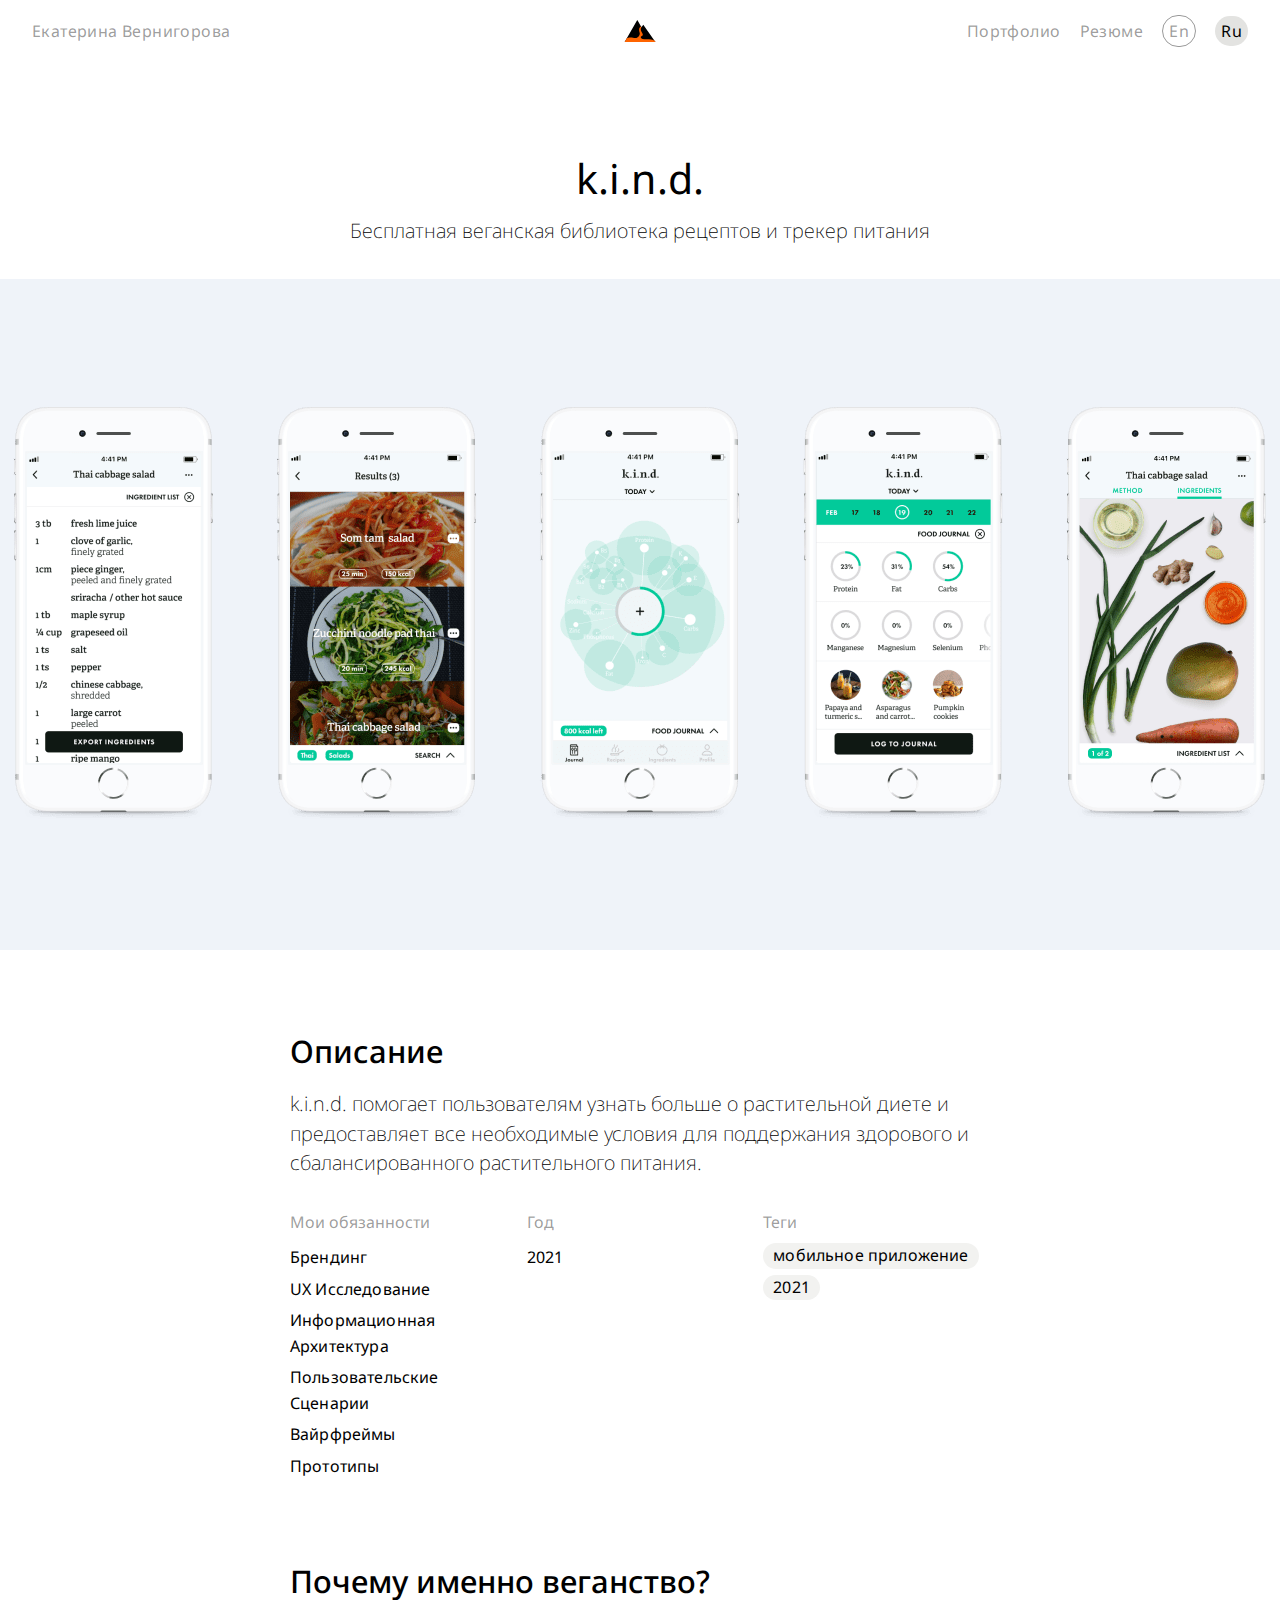
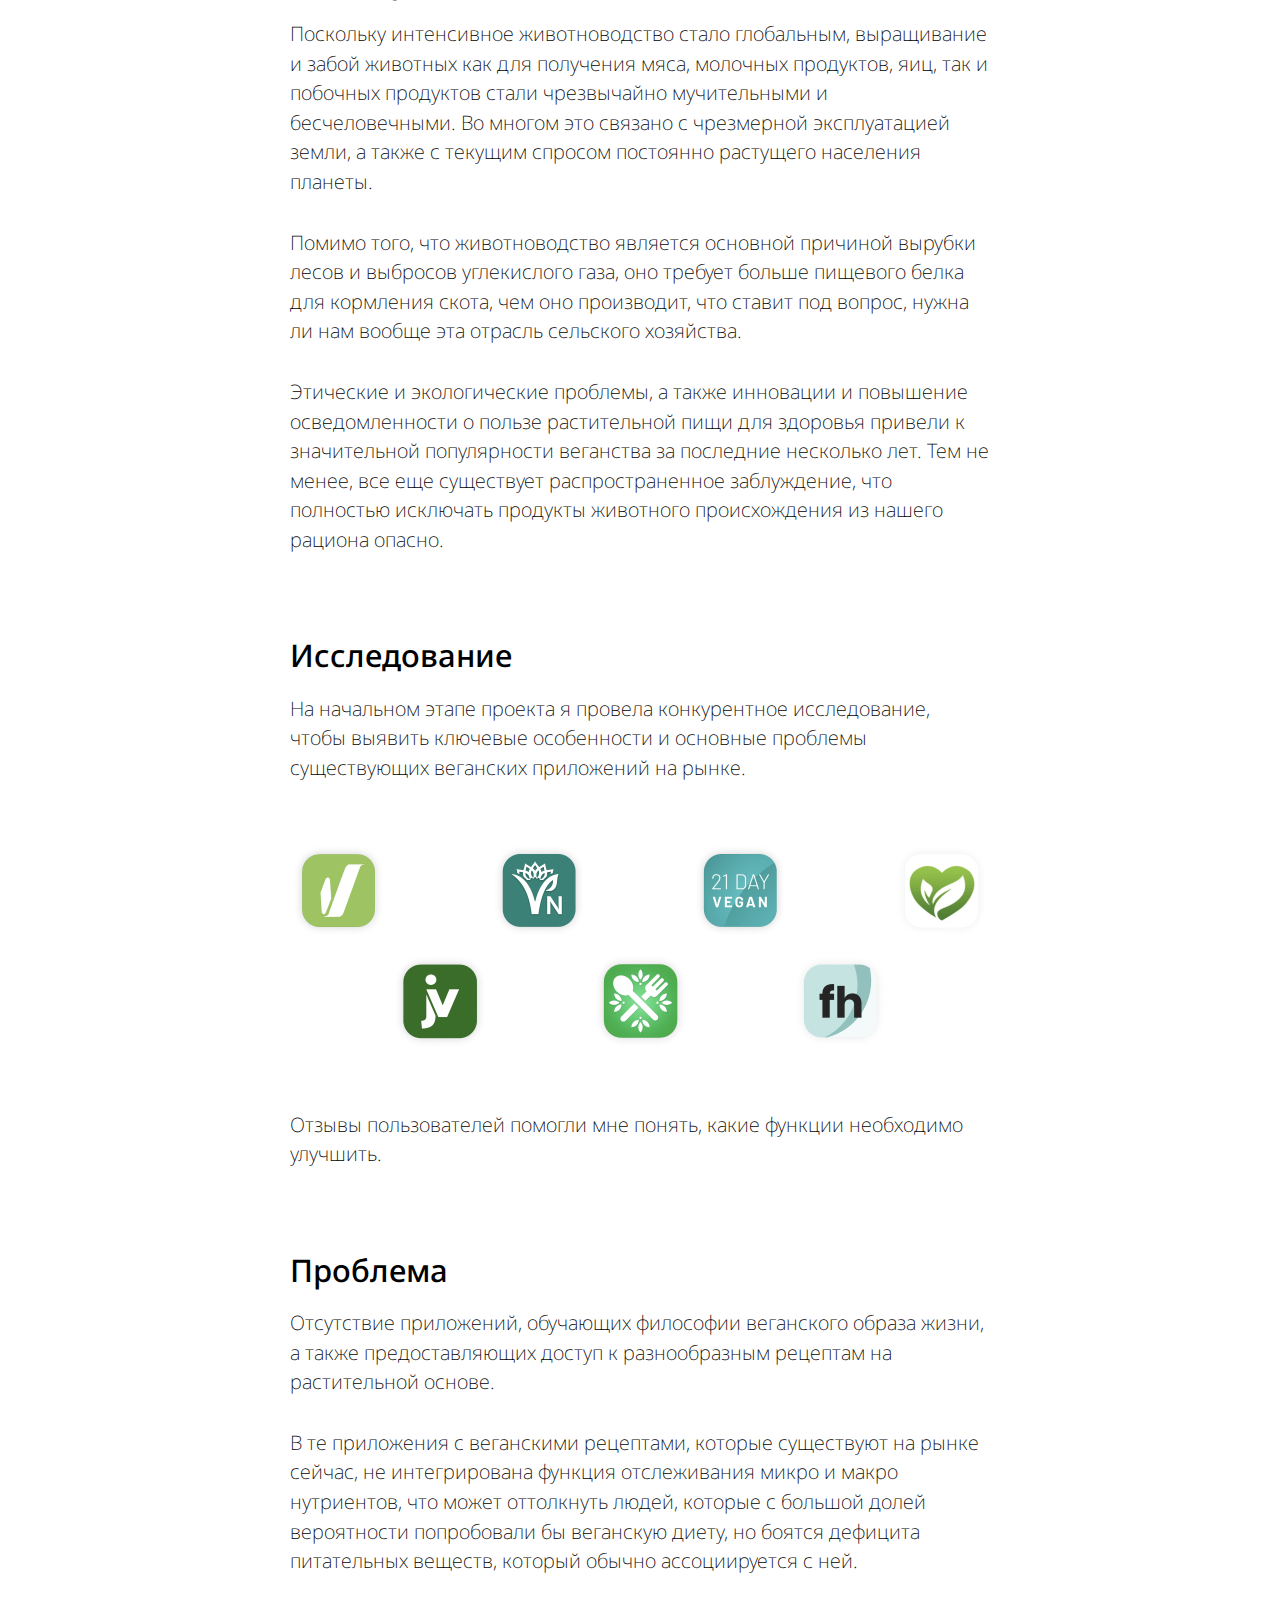
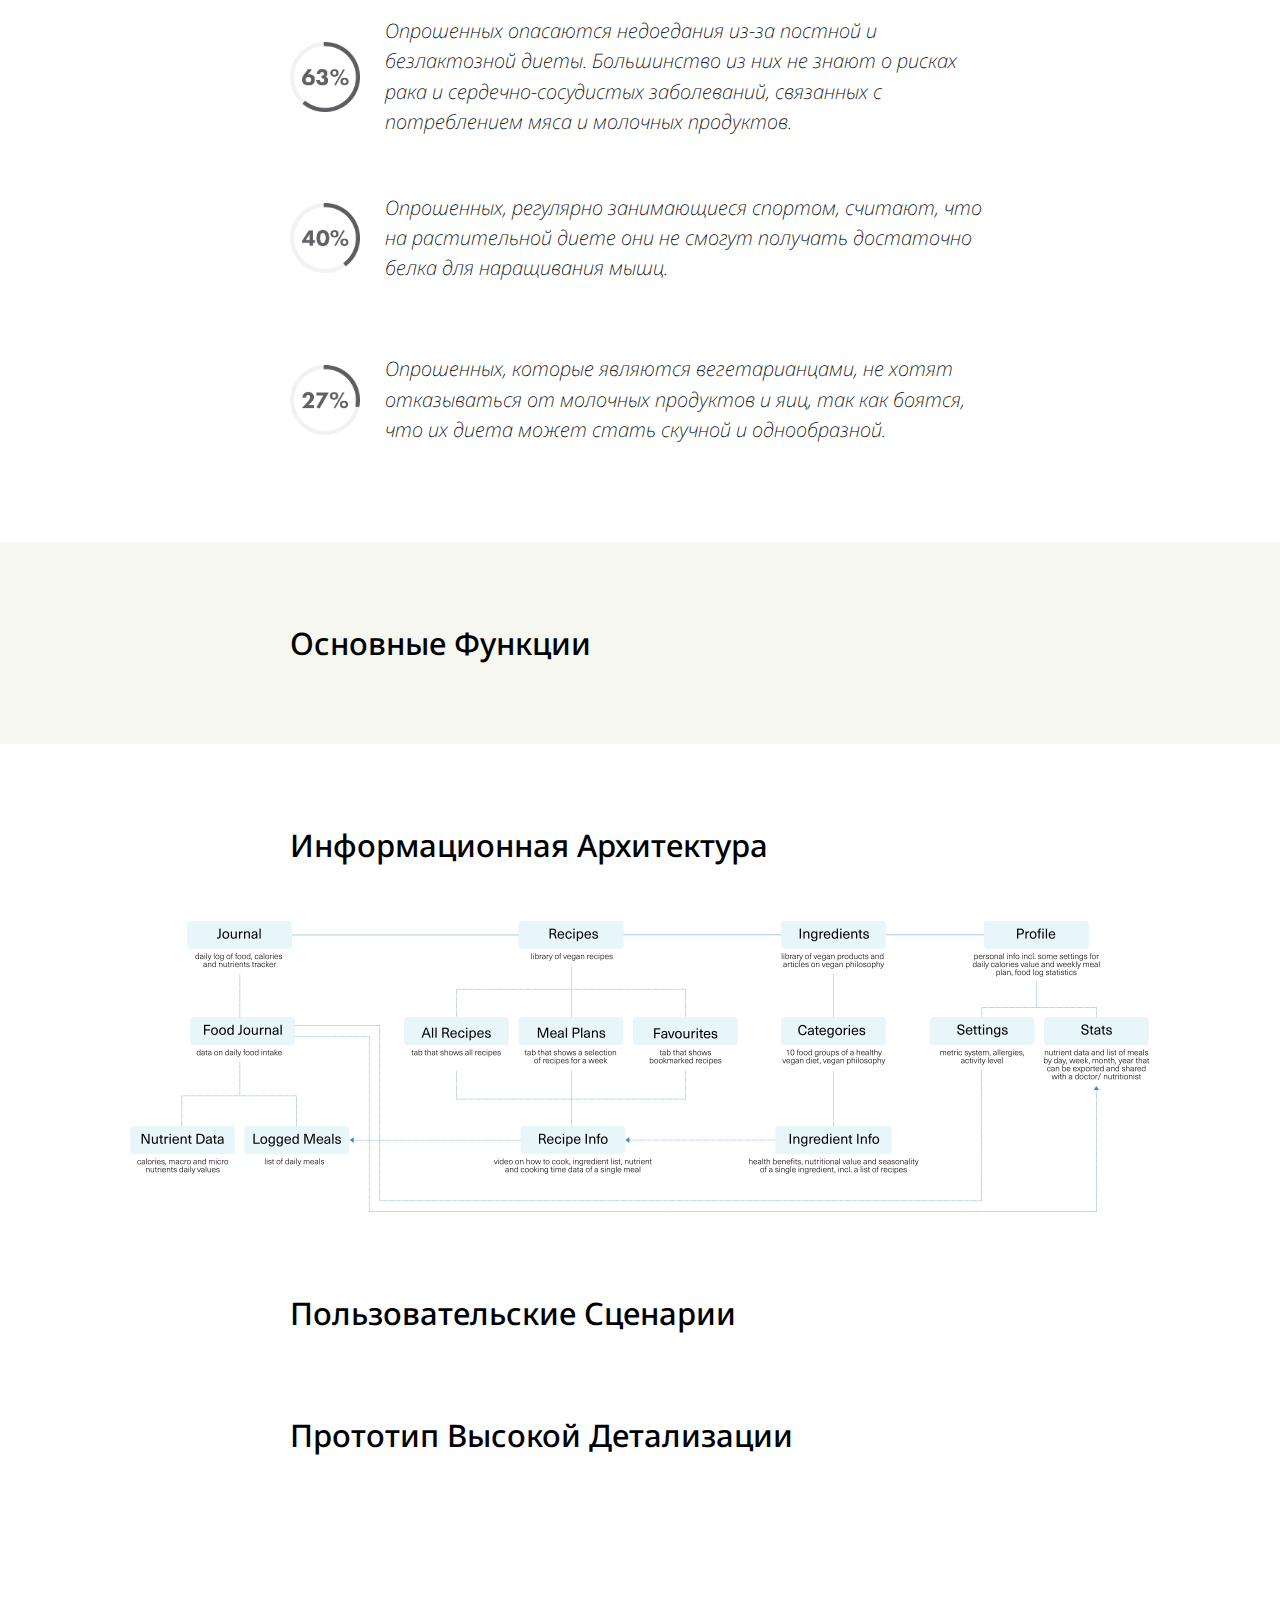
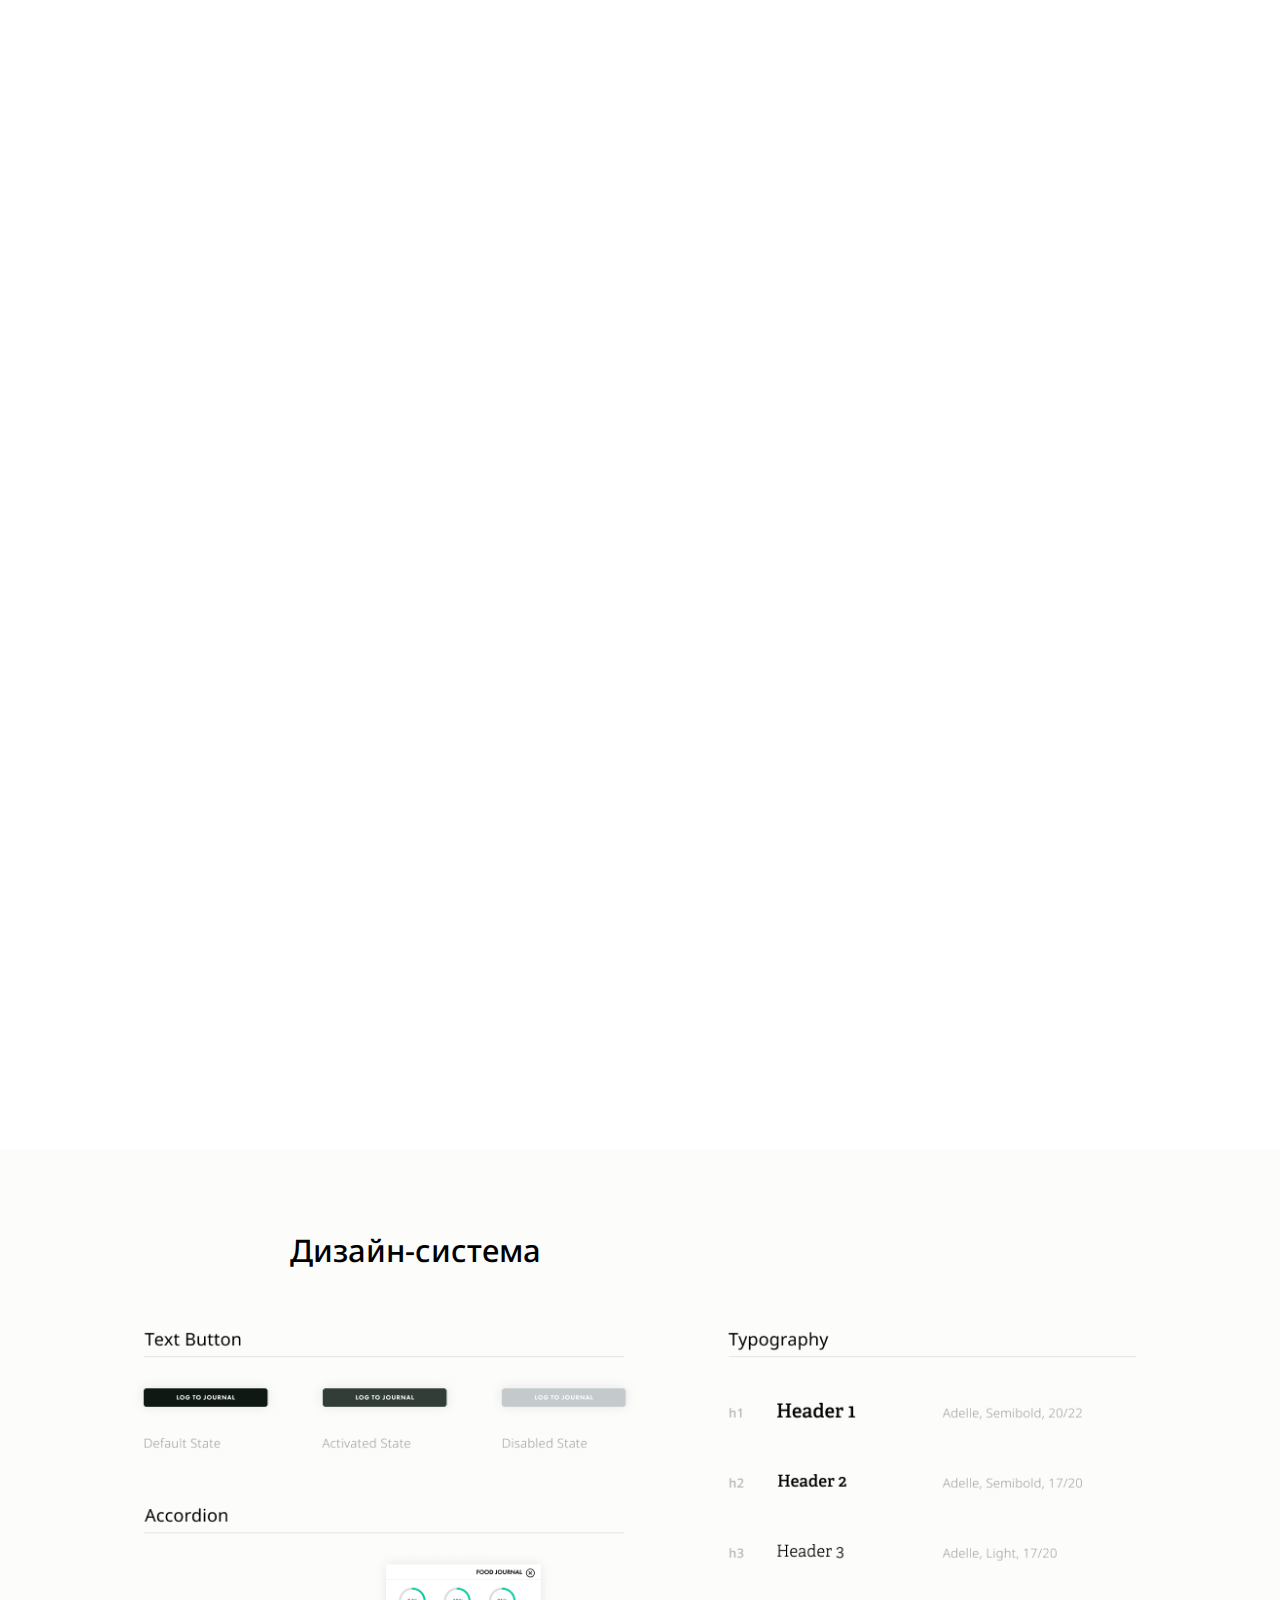
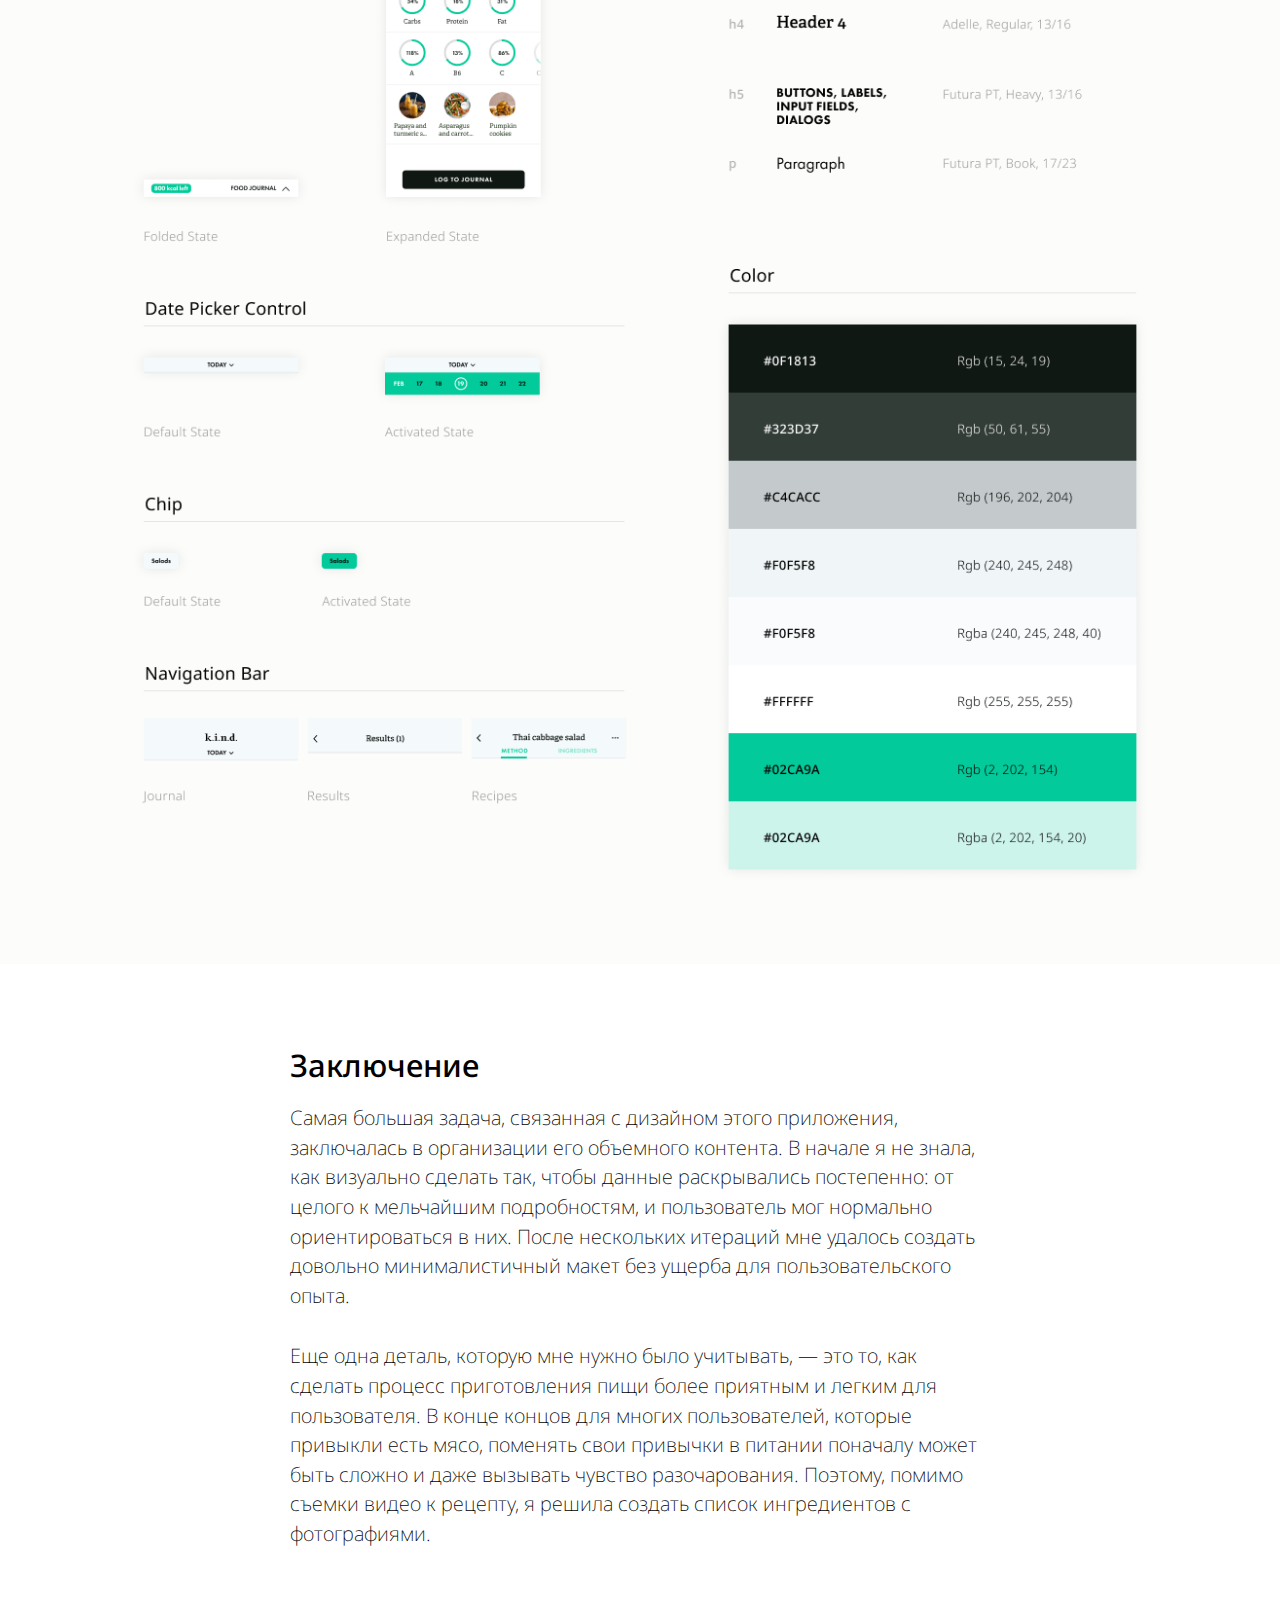
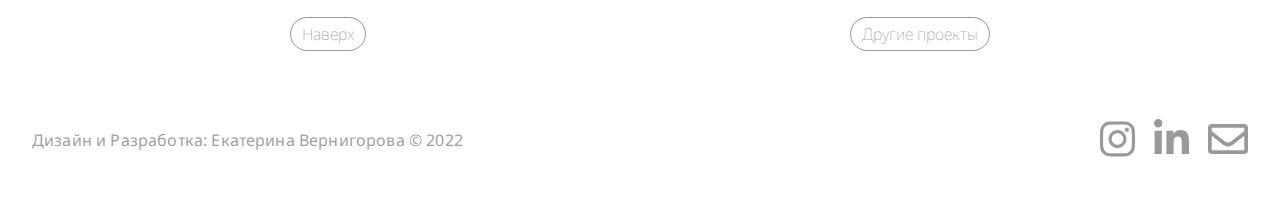
<file: kind.html>
<!DOCTYPE html>
<html lang="ru" dir="ltr">
  <head>
    <meta charset="utf-8">
    <title>k.i.n.d. - Екатерина Вернигорова</title>
    <meta name="description" content="Бесплатная веганская библиотека рецептов и трекер питания">
    <meta name="keywords" content="ui/ux, ui дизайн, ux дизайн, мобильное приложение, брендинг, информационная архитектура, ux исследование, вайерфреймы, прототипы, дизайн-система">
    <meta name="author" content="Екатерина Вернигорова">
    <!-- favicon -->
    <link rel="apple-touch-icon" sizes="180x180" href="apple-touch-icon.png">
    <link rel="icon" type="image/png" sizes="32x32" href="favicon-32x32.png">
    <link rel="icon" type="image/png" sizes="16x16" href="favicon-16x16.png">
    <link rel="manifest" href="site.webmanifest">
    <link rel="mask-icon" href="safari-pinned-tab.svg" color="#3e89cc">
    <meta name="msapplication-TileColor" content="#ffffff">
    <meta name="theme-color" content="#ffffff">

    <link rel="stylesheet" href="https://cdnjs.cloudflare.com/ajax/libs/font-awesome/4.7.0/css/font-awesome.min.css">
    <link rel="stylesheet" href="build.css">
    <meta name="viewport" content="width=device-width, initial-scale=1.0">
    <link rel="stylesheet" href="owlcarousel/owl.carousel.min.css">
    <link rel="stylesheet" href="owlcarousel/owl.theme.default.min.css">
    <script src="jquery.min.js"></script>
    <script src="owlcarousel/owl.carousel.min.js"></script>
    <script src="owlcarousel/owl.carousel.custom.js"></script>

    <script src="sidebar.js" charset="utf-8"></script>
    <!-- Global site tag (gtag.js) - Google Analytics -->
    <script async src="https://www.googletagmanager.com/gtag/js?id=G-BTZWVWHYF5"></script>
    <script>
      window.dataLayer = window.dataLayer || [];
      function gtag(){dataLayer.push(arguments);}
      gtag('js', new Date());

      gtag('config', 'G-BTZWVWHYF5');
    </script>
    <!-- Yandex.Metrika counter -->
    <script type="text/javascript" >
       (function(m,e,t,r,i,k,a){m[i]=m[i]||function(){(m[i].a=m[i].a||[]).push(arguments)};
       m[i].l=1*new Date();k=e.createElement(t),a=e.getElementsByTagName(t)[0],k.async=1,k.src=r,a.parentNode.insertBefore(k,a)})
       (window, document, "script", "https://mc.yandex.ru/metrika/tag.js", "ym");

       ym(89374041, "init", {
            clickmap:true,
            trackLinks:true,
            accurateTrackBounce:true,
            webvisor:true
       });
    </script>
    <noscript><div><img src="https://mc.yandex.ru/watch/89374041" style="position:absolute; left:-9999px;" alt="" /></div></noscript>


  </head>
  <body>
    <!-- Header -->
    <header>
      <menu>
          <div class="flex-wrapper-menu">
          <div class="left-menu">
            <ul class="menu-links">
              <li><a href="index.html">Екатерина Вернигорова</a></li>
            </ul>
          </div>

            <div class="menu-logo" id="top"><a href="#"></a></div>

          <div class="right-menu">
            <input type="checkbox" id="menu-toggle">
            <ul class="menu-links" id="mobile-hamburger">
              <li><a href="index.html">Портфолио</a></li>
              <li><a href="https://drive.google.com/file/d/1Qitflq57jisC0ffVotzjgCeufjkiQise/view?usp=sharing" target="_blank">Резюме</a></li>
              <!-- language switcher -->
              <li class="language-button"><a href="https://ekaterinavernigorova.github.io/en/kind.html">En</a></li>
              <li class="language-button current"><a href="https://ekaterinavernigorova.github.io/ru/kind.html">Ru</a></li>
            </ul>
            <label for="menu-toggle" class="menu-toggle-label">
              <span></span>
            </label>
          </div>

        </div>
      </menu>
    </header>

    <!-- Left sidebar -->
    <nav id="dvid">
      <ul>
        <li><a href="#h2-overview">Описание</a></li>
        <li><a href="#h2-why-vegan">Почему именно веганство?</a></li>
        <li><a href="#h2-research">Исследование</a></li>
        <li><a href="#h2-problem">Проблема</a></li>
        <li><a href="#h2-main-features">Основные Функции</a></li>
        <li><a href="#h2-information-architecture">Информационная Архитектура</a></li>
        <li><a href="#h2-user-flow">Пользовательские Сценарии</a></li>
        <li><a href="#video-hifiprototype">Прототип Высокой Детализации</a></li>

          <ul>
            <li><a href="#video-journal">Дневник</a></li>
            <li><a href="#video-recipes">Рецепты</a></li>
          </ul>

        <li><a href="#h2-design-system">Дизайн-система</a></li>
        <li><a href="#h2-conclusion">Заключение</a></li>
      </ul>
    </nav>

    <article>
        <!-- First screen image -->
        <section id= "first-screen">
          <div class="text-wrapper-700px hero-title">
            <h1>k.i.n.d.</h1>
            <p>Бесплатная веганская библиотека рецептов и трекер питания</p>
          </div>
          <!-- change bg color and img -->
          <div class="hero-image-wrapper-app kind">
            <picture>
              <source media="(min-width: 768px)" srcset="images/kind/kind_hero_img-desktop.png 1x, images/kind/kind_hero_img-desktop@2x.png 2x, images/kind/kind_hero_img-desktop@3x.png 3x">
              <source media="(max-width: 767px)" srcset="images/kind/kind_hero_img-mobile.png 1x, images/kind/kind_hero_img-mobile@2x.png 2x, images/kind/kind_hero_img-mobile@3x.png 3x">
              <img src="images/kind/kind_hero_img-desktop.png" alt="k.i.n.d. app hero image">
            </picture>
          </div>
        </section>

        <!-- Overview -->
        <section id="othdiv" class="content-wrapper">
          <div class="text-wrapper-700px">
            <h2 id="h2-overview">Описание</h2>
            <p>k.i.n.d. помогает пользователям узнать больше о растительной диете и предоставляет все необходимые условия для поддержания здорового и сбалансированного растительного питания.</p>
            <div class="overview-details">

              <div class="overview-col">
                <h5>Мои обязанности</h5>
                <ul>
                  <li>Брендинг</li>
                  <li>UX Исследование</li>
                  <li>Информационная Архитектура</li>
                  <li>Пользовательские Сценарии</li>
                  <li>Вайрфреймы</li>
                  <li>Прототипы</li>
                </ul>
              </div>

              <div class="overview-col">
                <h5>Год</h5>
                <ul>
                  <li>2021</li>
                </ul>
              </div>

              <div class="overview-col tag">
                <h5>Теги</h5>
                <ul>
                  <li>мобильное приложение</li>
                  <li>2021</li>
                </ul>
              </div>

            </div>
          </div>
        </section>

        <!-- Why vegan? -->
        <section class="content-wrapper" >
          <div class="text-wrapper-700px">
            <h2 id="h2-why-vegan">Почему именно веганство?</h2>
            <p>Поскольку интенсивное животноводство стало глобальным, выращивание и забой животных как для получения мяса, молочных продуктов, яиц, так и побочных продуктов стали чрезвычайно мучительными и бесчеловечными. Во многом это связано с чрезмерной эксплуатацией земли, а также с текущим спросом постоянно растущего населения планеты.</p>
            <p>Помимо того, что животноводство является основной причиной вырубки лесов и выбросов углекислого газа, оно требует больше пищевого белка для кормления скота, чем оно производит, что ставит под вопрос, нужна ли нам вообще эта отрасль сельского хозяйства.</p>
            <p>Этические и экологические проблемы, а также инновации и повышение осведомленности о пользе растительной пищи для здоровья привели к значительной популярности веганства за последние несколько лет. Тем не менее, все еще существует распространенное заблуждение, что полностью исключать продукты животного происхождения из нашего рациона опасно.</p>
          </div>
        </section>


        <!-- User Research -->
        <section class="content-wrapper" >
          <div class="text-wrapper-700px">
            <h2 id="h2-research">Исследование</h2>
            <p>На начальном этапе проекта я провела конкурентное исследование, чтобы выявить ключевые особенности и основные проблемы существующих веганских приложений на рынке.</p>
            <img id="img-700px" src="images/kind/kind_competitors_img@2x.png" alt="k.i.n.d. competitor logotypes">
            <p>Отзывы пользователей помогли мне понять, какие функции необходимо улучшить.</p>
          </div>
        </section>

          <!-- Problem -->
        <section class="content-wrapper">
          <div class="text-wrapper-700px">
            <h2 id="h2-problem">Проблема</h2>
            <p>Отсутствие приложений, обучающих философии веганского образа жизни, а также предоставляющих доступ к разнообразным рецептам на растительной основе.</p>
            <p>В те приложения с веганскими рецептами, которые существуют на рынке сейчас, не интегрирована функция отслеживания микро и макро нутриентов, что может оттолкнуть людей, которые с большой долей вероятности попробовали бы веганскую диету, но боятся дефицита питательных веществ, который обычно ассоциируется с ней.</p>
          </div>
          <div class="problem-takeaways">
            <div class="takeaway-wrapper">
              <img src="images/kind/kind_infographics63_img@2x.png" alt="k.i.n.d. 63% icon">
              <p><em>Опрошенных опасаются недоедания из-за постной и безлактозной диеты. Большинство из них не знают о рисках рака и сердечно-сосудистых заболеваний, связанных с потреблением мяса и молочных продуктов.</em></p>
            </div>

            <div class="takeaway-wrapper">
              <img src="images/kind/kind_infographics40_img@2x.png" alt="k.i.n.d. 40% icon">
              <p><em>Опрошенных, регулярно занимающиеся спортом, считают, что на растительной диете они не смогут получать достаточно белка для наращивания мышц.</em></p>
            </div>

            <div class="takeaway-wrapper">
              <img src="images/kind/kind_infographics27_img@2x.png" alt="k.i.n.d. 27% icon">
              <p><em>Опрошенных, которые являются вегетарианцами, не хотят отказываться от молочных продуктов и яиц, так как боятся, что их диета может стать скучной и однообразной.</em></p>
            </div>

          </div>

          <div class="spacer-L_desktop"></div>
          <div class="spacer-L_mobile"></div>
        </section>

        <!-- Main Features -->
        <section class="content-wrapper" id="opaque-background-1">
          <div class="text-wrapper-700px">
            <h2 id="h2-main-features">Основные Функции</h2>
          </div>

          <!-- Carousel -->
          <div class="owl-carousel-wrapper">
            <div class="owl-carousel owl-theme">
                  <div>
                    <picture>
                      <source media="(min-width: 768px)" srcset="images/kind/kind_solution-1_img-desktop.png 1x, images/kind/kind_solution-1_img-desktop@2x.png 2x, images/kind/kind_solution-1_img-desktop@3x.png 3x">
                      <source media="(max-width: 767px)" srcset="images/kind/kind_solution-1_img-mobile.png 1x, images/kind/kind_solution-1_img-mobile@2x.png 2x, images/kind/kind_solution-1_img-mobile@3x.png 3x">
                      <img src="images/kind/kind_solution-1_img-desktop@2x.png" alt="k.i.n.d. app hero image">
                    </picture>
                  </div>
                  <div>
                    <picture>
                      <source media="(min-width: 768px)" srcset="images/kind/kind_solution-2_img-desktop.png 1x, images/kind/kind_solution-2_img-desktop@2x.png 2x, images/kind/kind_solution-2_img-desktop@3x.png 3x">
                      <source media="(max-width: 767px)" srcset="images/kind/kind_solution-2_img-mobile.png 1x, images/kind/kind_solution-2_img-mobile@2x.png 2x, images/kind/kind_solution-2_img-mobile@3x.png 3x">
                      <img src="images/kind/kind_solution-2_img-desktop@2x.png" alt="k.i.n.d. app hero image">
                    </picture>
                  </div>
                  <div>
                    <picture>
                      <source media="(min-width: 768px)" srcset="images/kind/kind_solution-3_img-desktop.png 1x, images/kind/kind_solution-3_img-desktop@2x.png 2x, images/kind/kind_solution-3_img-desktop@3x.png 3x">
                      <source media="(max-width: 767px)" srcset="images/kind/kind_solution-3_img-mobile.png 1x, images/kind/kind_solution-3_img-mobile@2x.png 2x, images/kind/kind_solution-3_img-mobile@3x.png 3x">
                      <img src="images/kind/kind_solution-3_img-desktop@2x.png" alt="k.i.n.d. app hero image">
                    </picture>
                  </div>
            </div>
          </div>

        </section>

        <!-- Information Architecture -->
        <section class="content-wrapper">
          <div class="text-wrapper-700px">
            <h2 id="h2-information-architecture">Информационная Архитектура</h2>
          </div>

          <img src="images/kind/kind_information-architecture_img@2x.png" alt="Book Nook App Information Architecture image">
        </section>

        <!-- User Flow -->
        <section class="content-wrapper">
          <div class="text-wrapper-700px">
            <h2 id="h2-user-flow">Пользовательские Сценарии</h2>
          </div>
          <!-- Carousel -->
          <div class="owl-carousel-wrapper">
            <div class="owl-carousel owl-theme">
                  <div>
                    <h3 class="carousel-caption">Запиcь приема пищи в журнале:</h3>
                    <img src="images/kind/kind_key-task-flows-1@2x.png" />
                  </div>
                  <div>
                    <h3 class="carousel-caption">Поиск рецепта — пользователь знает, что он хочет приготовить:</h3>
                    <img src="images/kind/kind_key-task-flows-2@2x.png" />
                  </div>
                  <div>
                    <h3 class="carousel-caption">Поиск рецепта — пользователь хочет изучить новые рецепты:</h3>
                    <img src="images/kind/kind_key-task-flows-3@2x.png" />
                  </div>
            </div>
          </div>

        </section>

        <!-- High Fidelity Prototype -->
        <section class="content-wrapper">
          <div class="text-wrapper-700px">
            <h2 id="video-hifiprototype">Прототип Высокой Детализации</h2>
          </div>
          <div class="desktop" style="height: 56px;"></div>
          <div class="mobile" style="height: 35px;"></div>

        </section>

        <section class="video-wrapper" id="video-journal" class="no-paddings">
            <iframe src="https://www.youtube.com/embed/0QZAj9b-CoI?&vq=hd1080&amp;ecver=1&amp;controls=1&amp;fs=1&amp;modestbranding=1&amp;loop=1&amp;rel=0&amp;showinfo=0&amp;yt:stretch=16:9&amp;autohide=1&amp;iv_load_policy=3&amp" title="YouTube video player" frameborder="0" allow="accelerometer; autoplay; modestbranding; clipboard-write; encrypted-media; gyroscope; picture-in-picture" allowfullscreen></iframe>
        </section>
        <div style="height:10px;"></div>
        <section class="video-wrapper" id="video-recipes" class="no-paddings">
            <iframe src="https://www.youtube.com/embed/cSnDrEw3snw?&vq=hd1080&amp;ecver=1&amp;controls=1&amp;fs=1&amp;modestbranding=1&amp;loop=1&amp;rel=0&amp;showinfo=0&amp;yt:stretch=16:9&amp;autohide=1&amp;iv_load_policy=3&amp" title="YouTube video player" frameborder="0" allow="accelerometer; autoplay; modestbranding; clipboard-write; encrypted-media; gyroscope; picture-in-picture" allowfullscreen></iframe>
        </section>
        <div class="spacer-L_desktop"></div>
        <div class="spacer-L_mobile"></div>


        <!-- Design System -->
        <section class="content-wrapper" id="opaque-background-2">
          <div class="text-wrapper-700px">
            <h2 id="h2-design-system">Дизайн-система</h2>
          </div>
          <picture>
            <source media="(min-width: 768px)" srcset="images/kind/kind_design-system_img-desktop.png 1x, images/kind/kind_design-system_img-desktop@2x.png 2x, images/kind/kind_design-system_img-desktop@3x.png 3x">
            <source media="(max-width: 767px)" srcset="images/kind/kind_design-system_img-mobile.png 1x, images/kind/kind_design-system_img-mobile@2x.png 2x, images/kind/kind_design-system_img-mobile@3x.png 3x">
            <img src="images/kind/kind_design-system_img-desktop.png" alt="k.i.n.d. app design system image">
          </picture>

        </section>

        <!-- Conclusion -->
        <section class="content-wrapper">
          <div class="text-wrapper-700px">
            <h2 id="h2-conclusion">Заключение</h2>
            <p>Самая большая задача, связанная с дизайном этого приложения, заключалась в организации его объемного контента. В начале я не знала, как визуально сделать так, чтобы данные раскрывались постепенно: от целого к мельчайшим подробностям, и пользователь мог нормально ориентироваться в них. После нескольких итераций мне удалось создать довольно минималистичный макет без ущерба для пользовательского опыта.</p>
            <p>Еще одна деталь, которую мне нужно было учитывать, — это то, как сделать процесс приготовления пищи более приятным и легким для пользователя. В конце концов  для многих пользователей, которые привыкли есть мясо, поменять свои привычки в питании поначалу может быть сложно и даже вызывать чувство разочарования. Поэтому, помимо съемки видео к рецепту, я решила создать список ингредиентов с фотографиями.</p>
          </div>
        </section>

        <!-- Other Projects -->
        <section class="bottom-navigation">
          <div class="flex-wrapper-700px">
            <a class="other-projects" href="#top">
            <p>Наверх</p>
            </a>

            <a class="other-projects" href="index.html">
              <p id="p-other-projects">Другие проекты</p>
            </a>
          </div>
        </section>
    </article>

    <!-- Footer -->
    <footer class="case_studies">
      <div class="flex-wrapper-footer">
        <span class="copyright">Дизайн и Разработка: Екатерина&nbsp;Вернигорова
                                &copy;&nbsp;2022</span>
        <ul class="contact">
          <li><a href="https://www.instagram.com/blukipp/" target="_blank"><img src="images/instagram.svg"></a></li>
          <li><a href="http://linkedin.com/in/ekaterina-vernigorova-09b708210" target="_blank"><img src="images/linkedin-in.svg"></a></li>
          <li><a href="mailto:katya_vernigorova@fastmail.com" target="_blank"><img src="images/envelope.svg"></a></li>
        </ul>
      </div>
    </footer>

  </body>
</html>
</file>
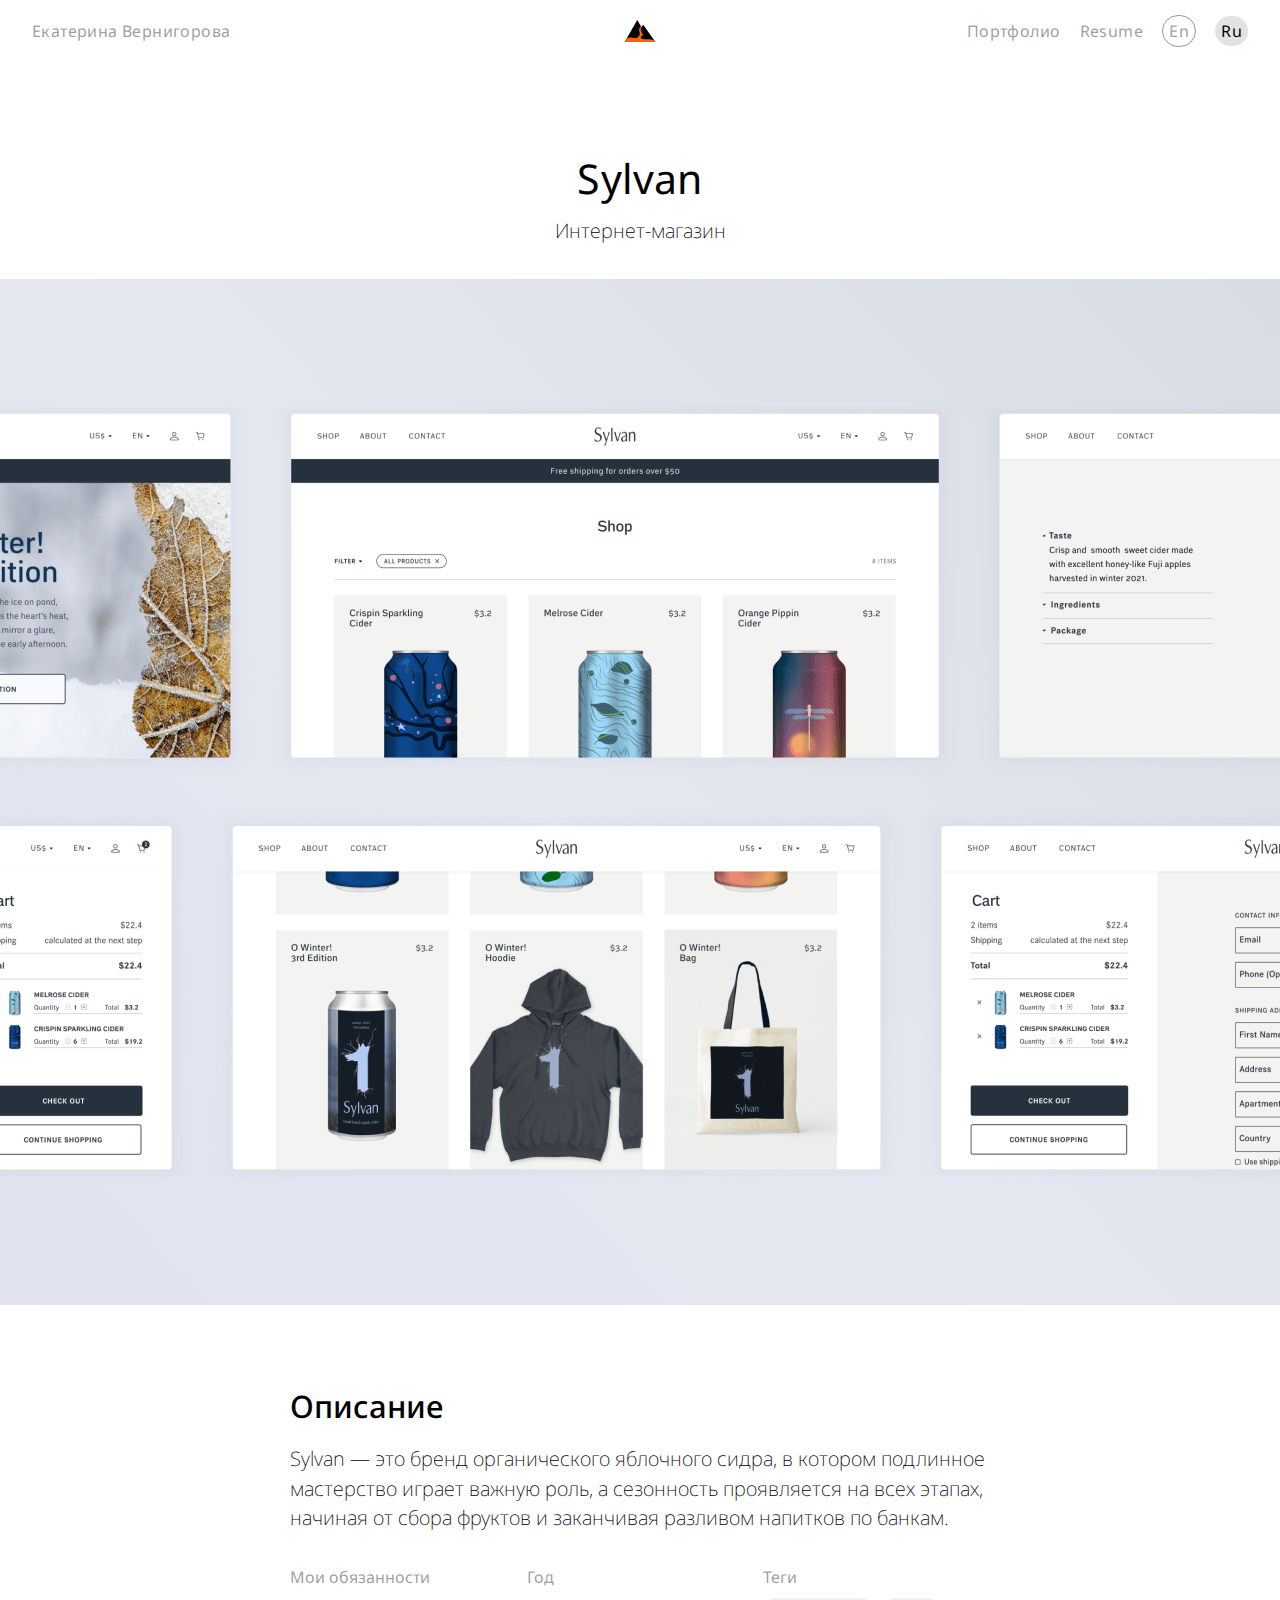
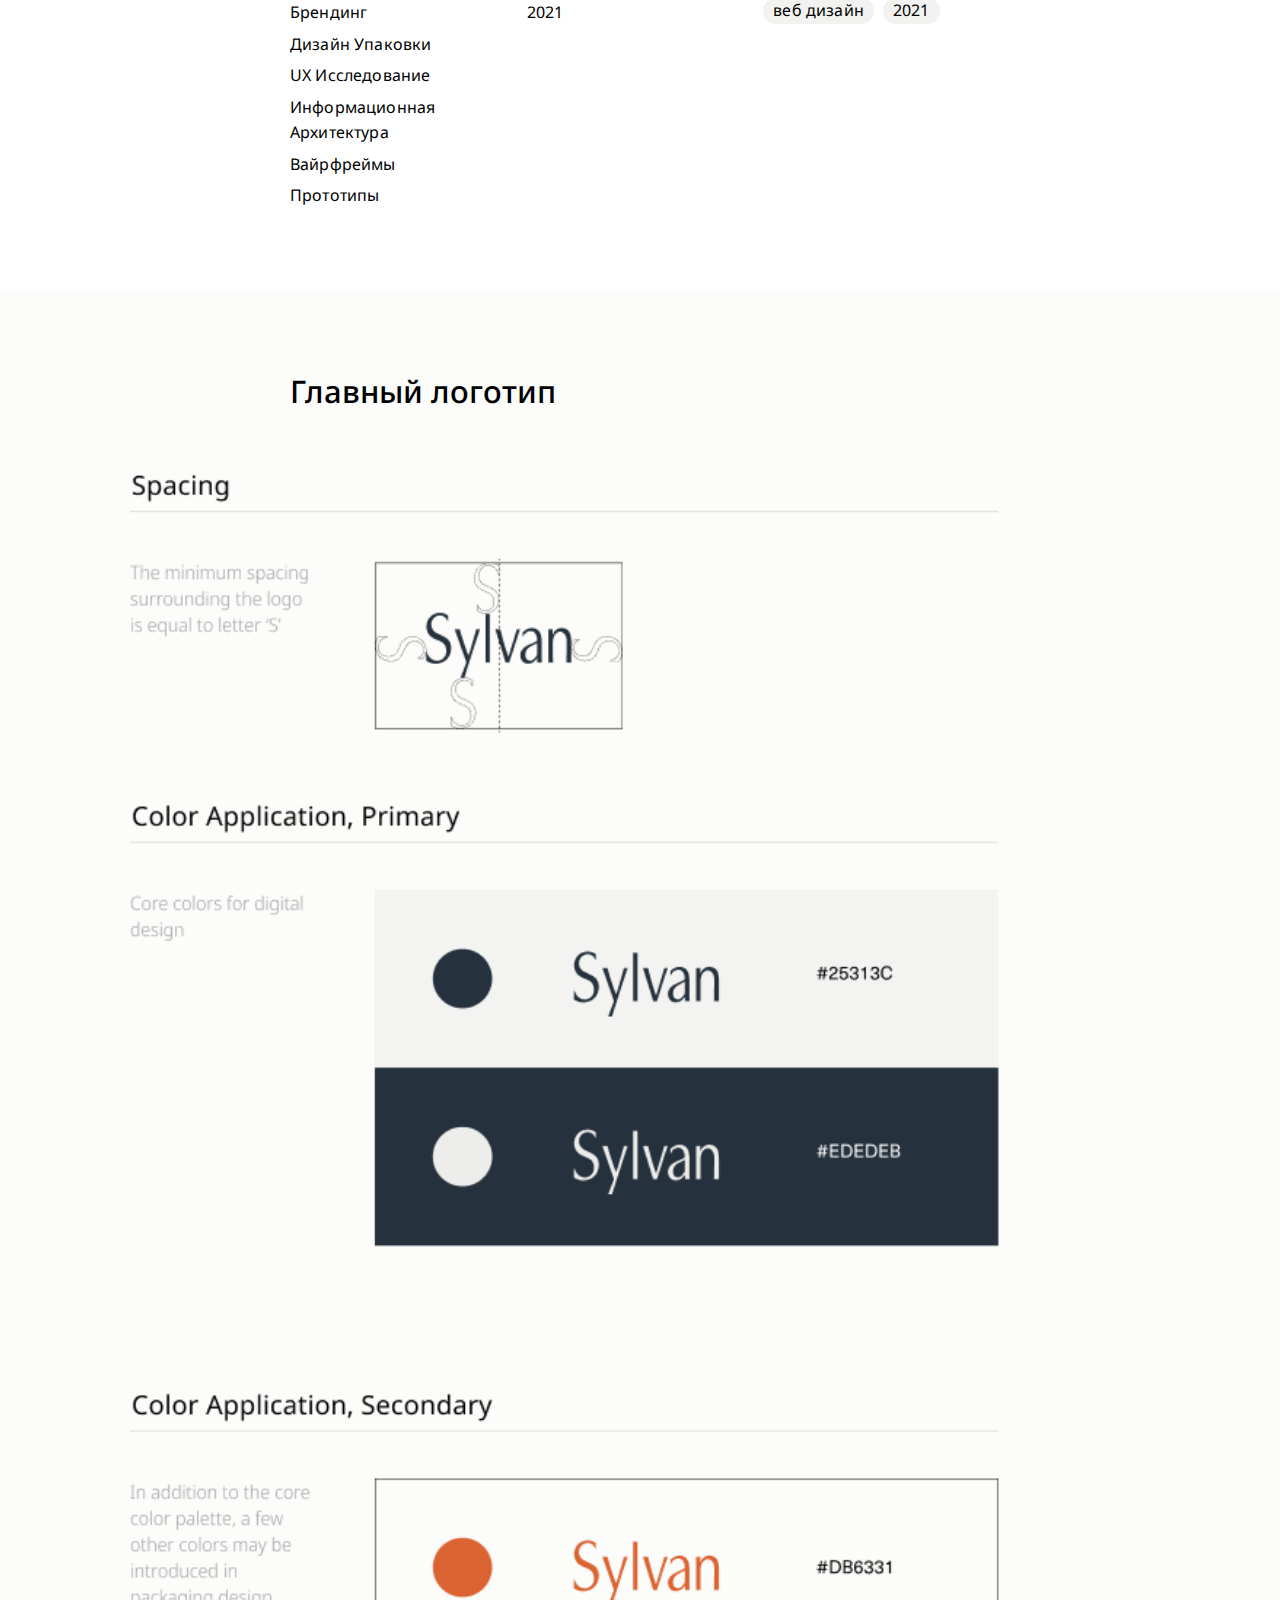
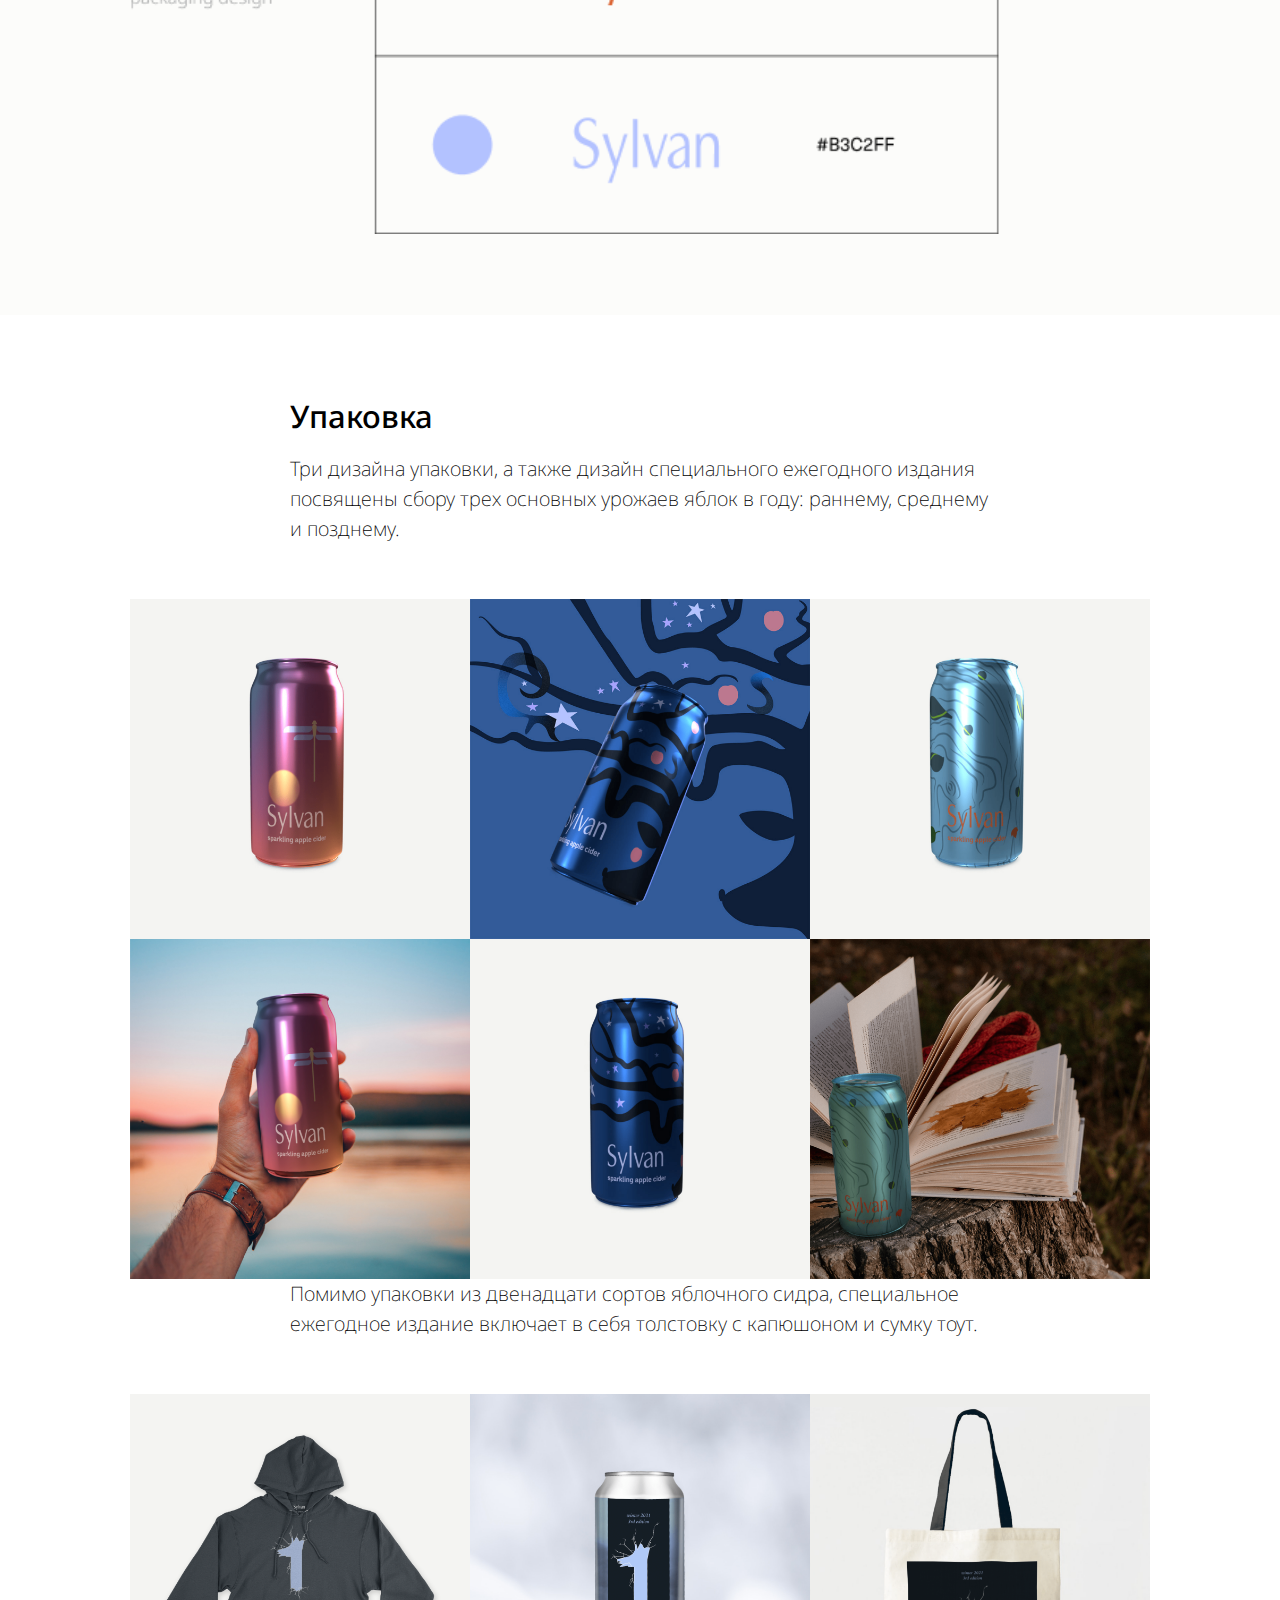
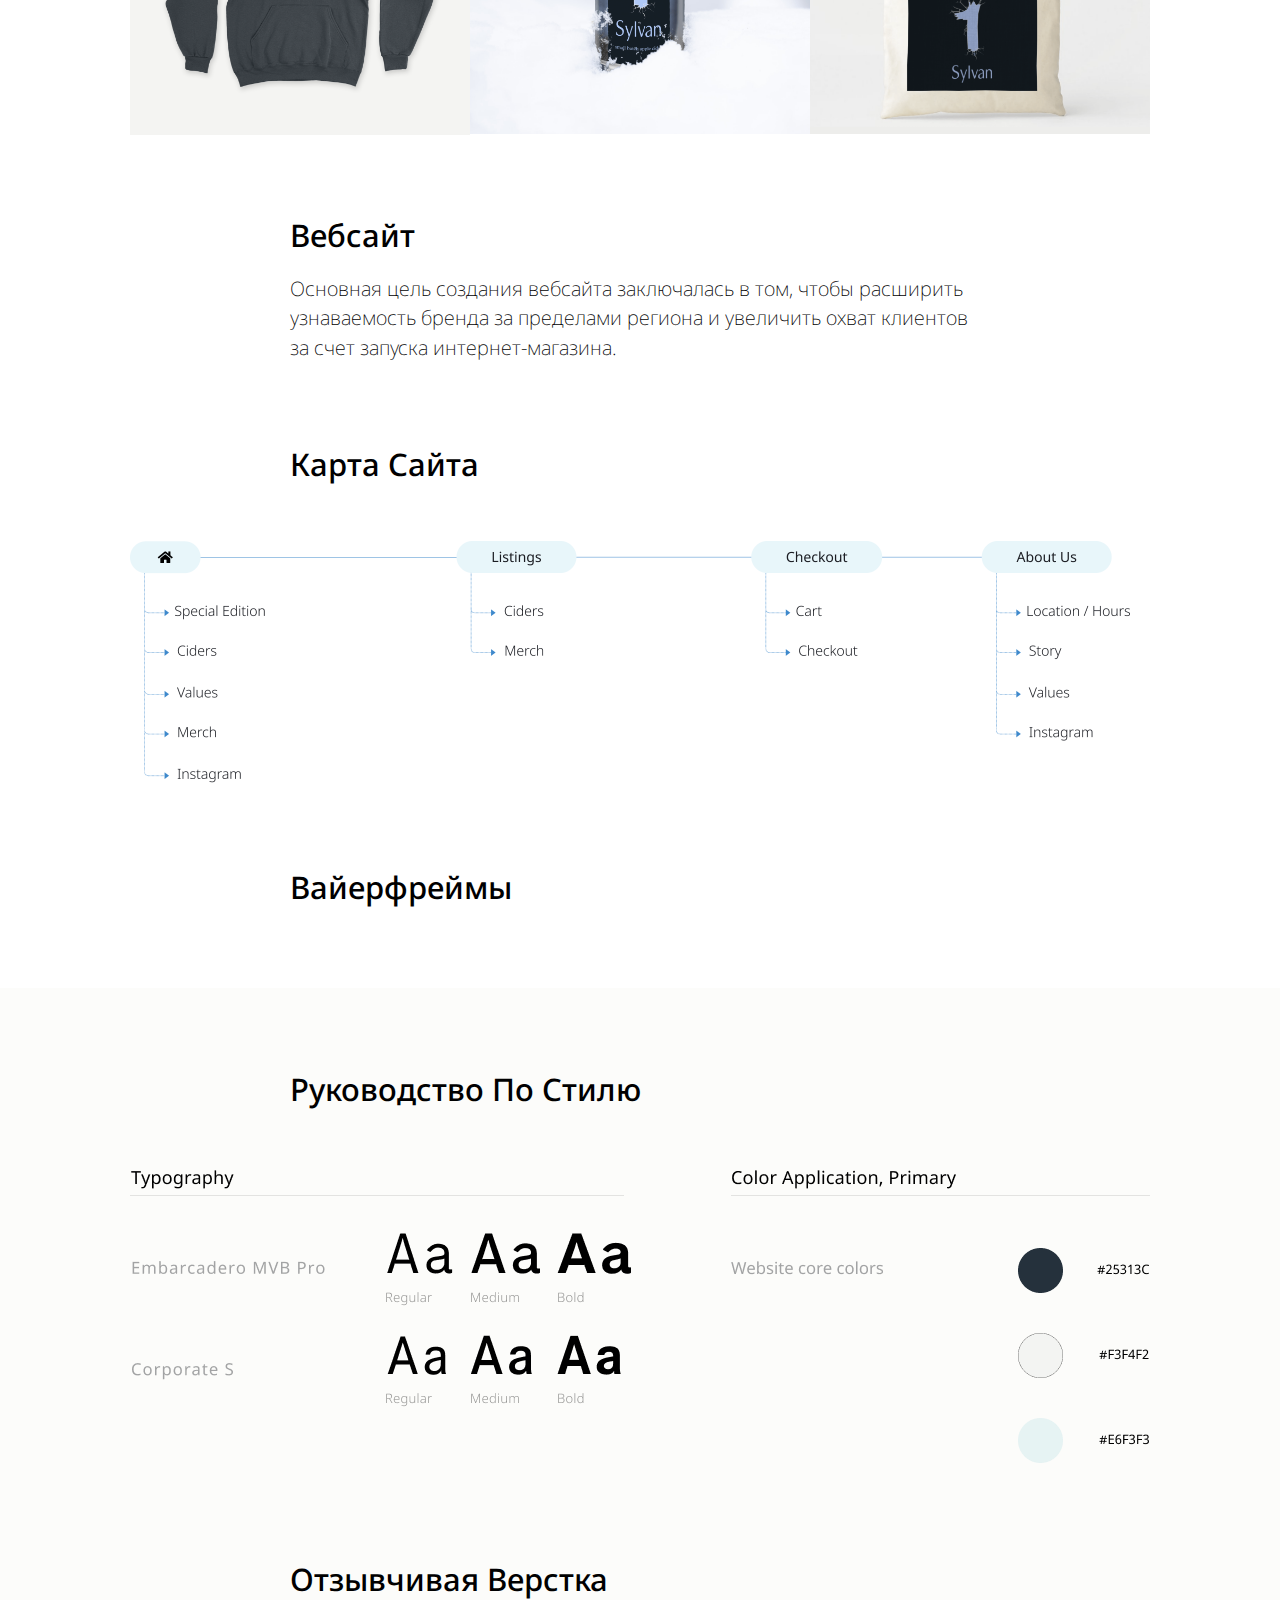
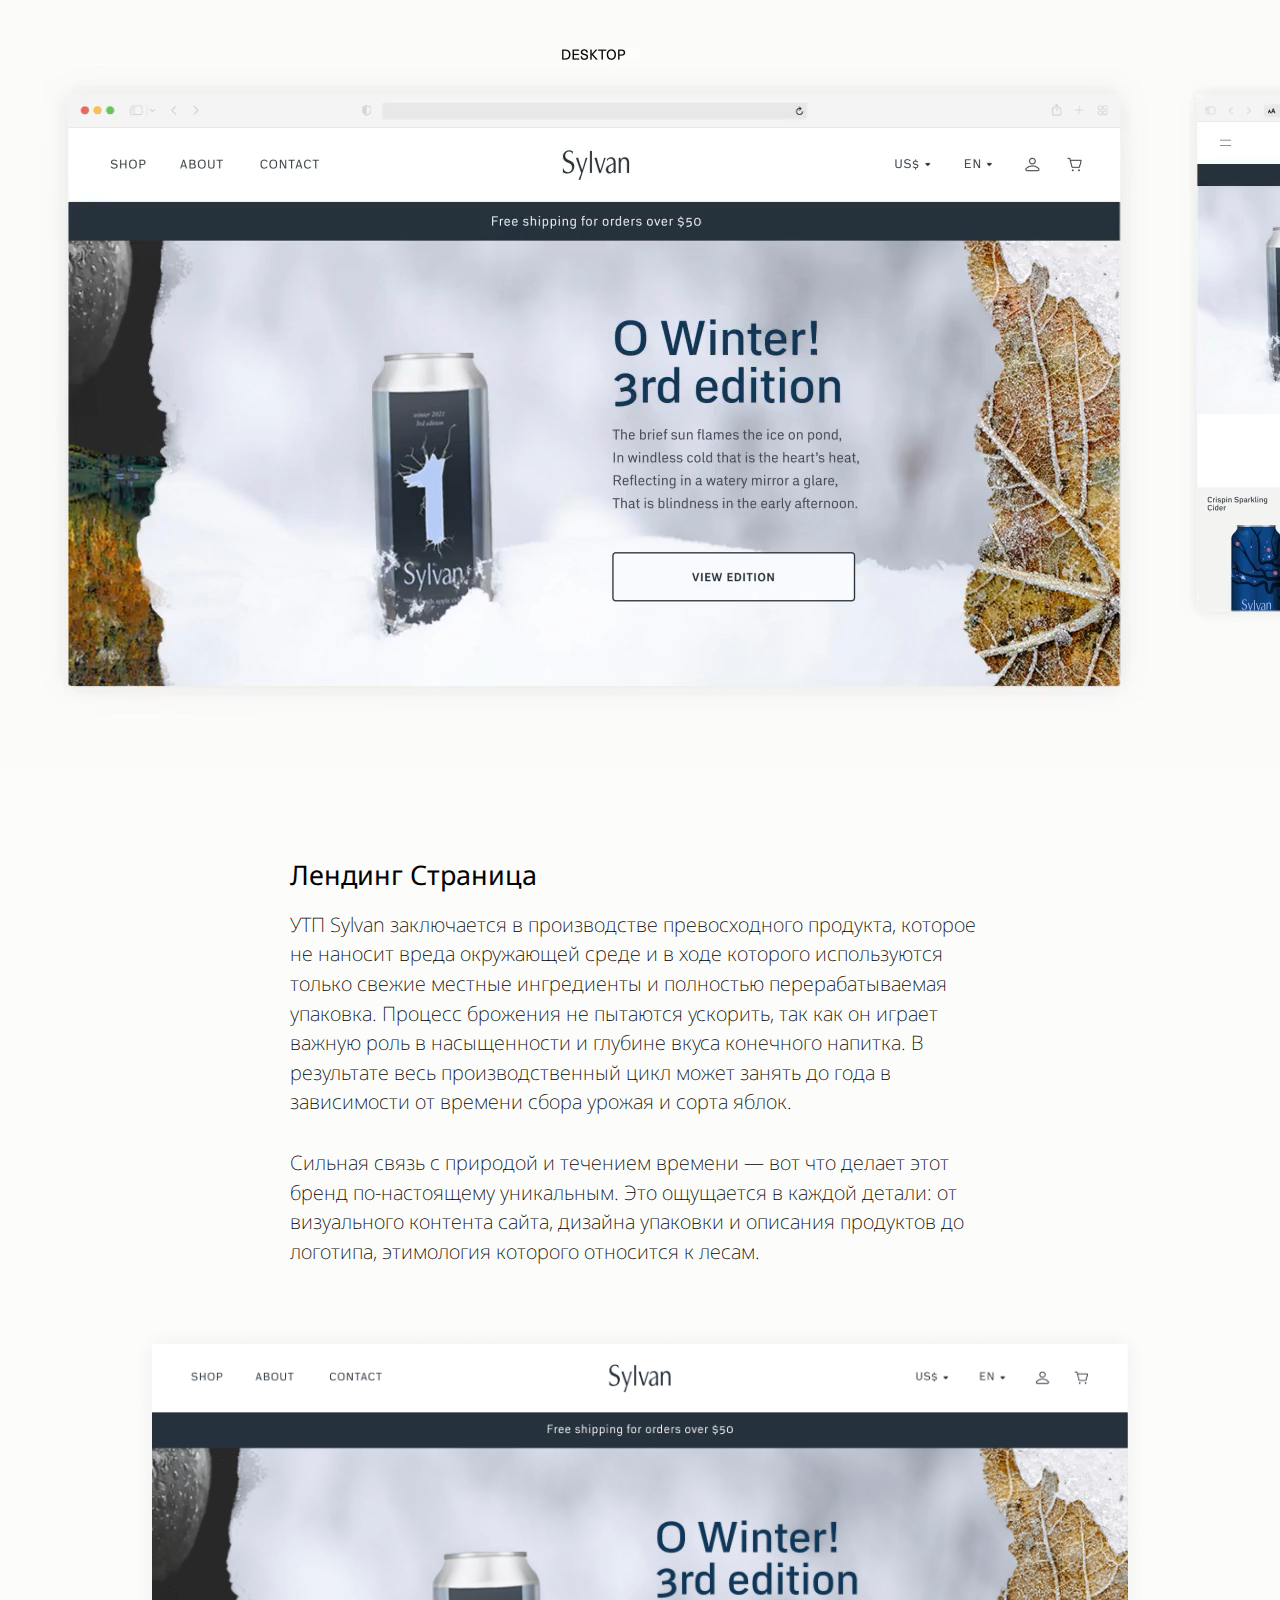
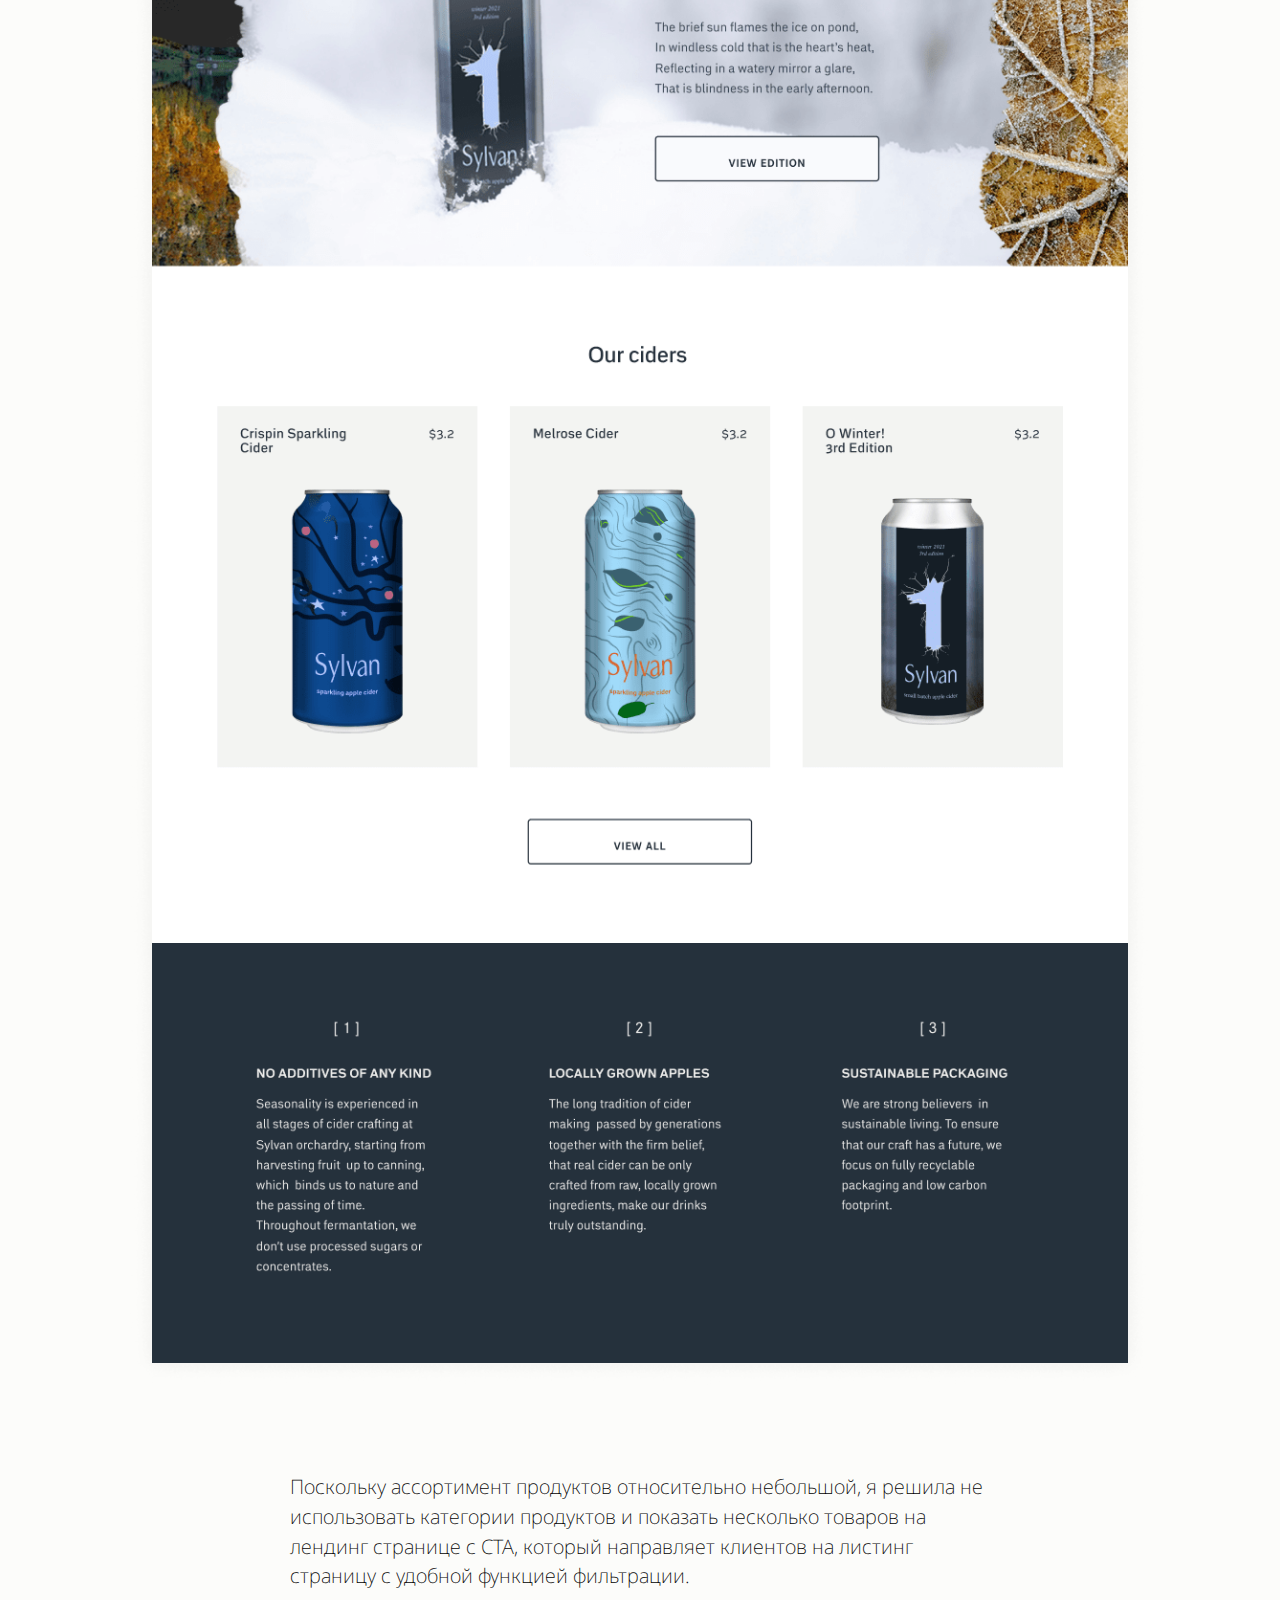
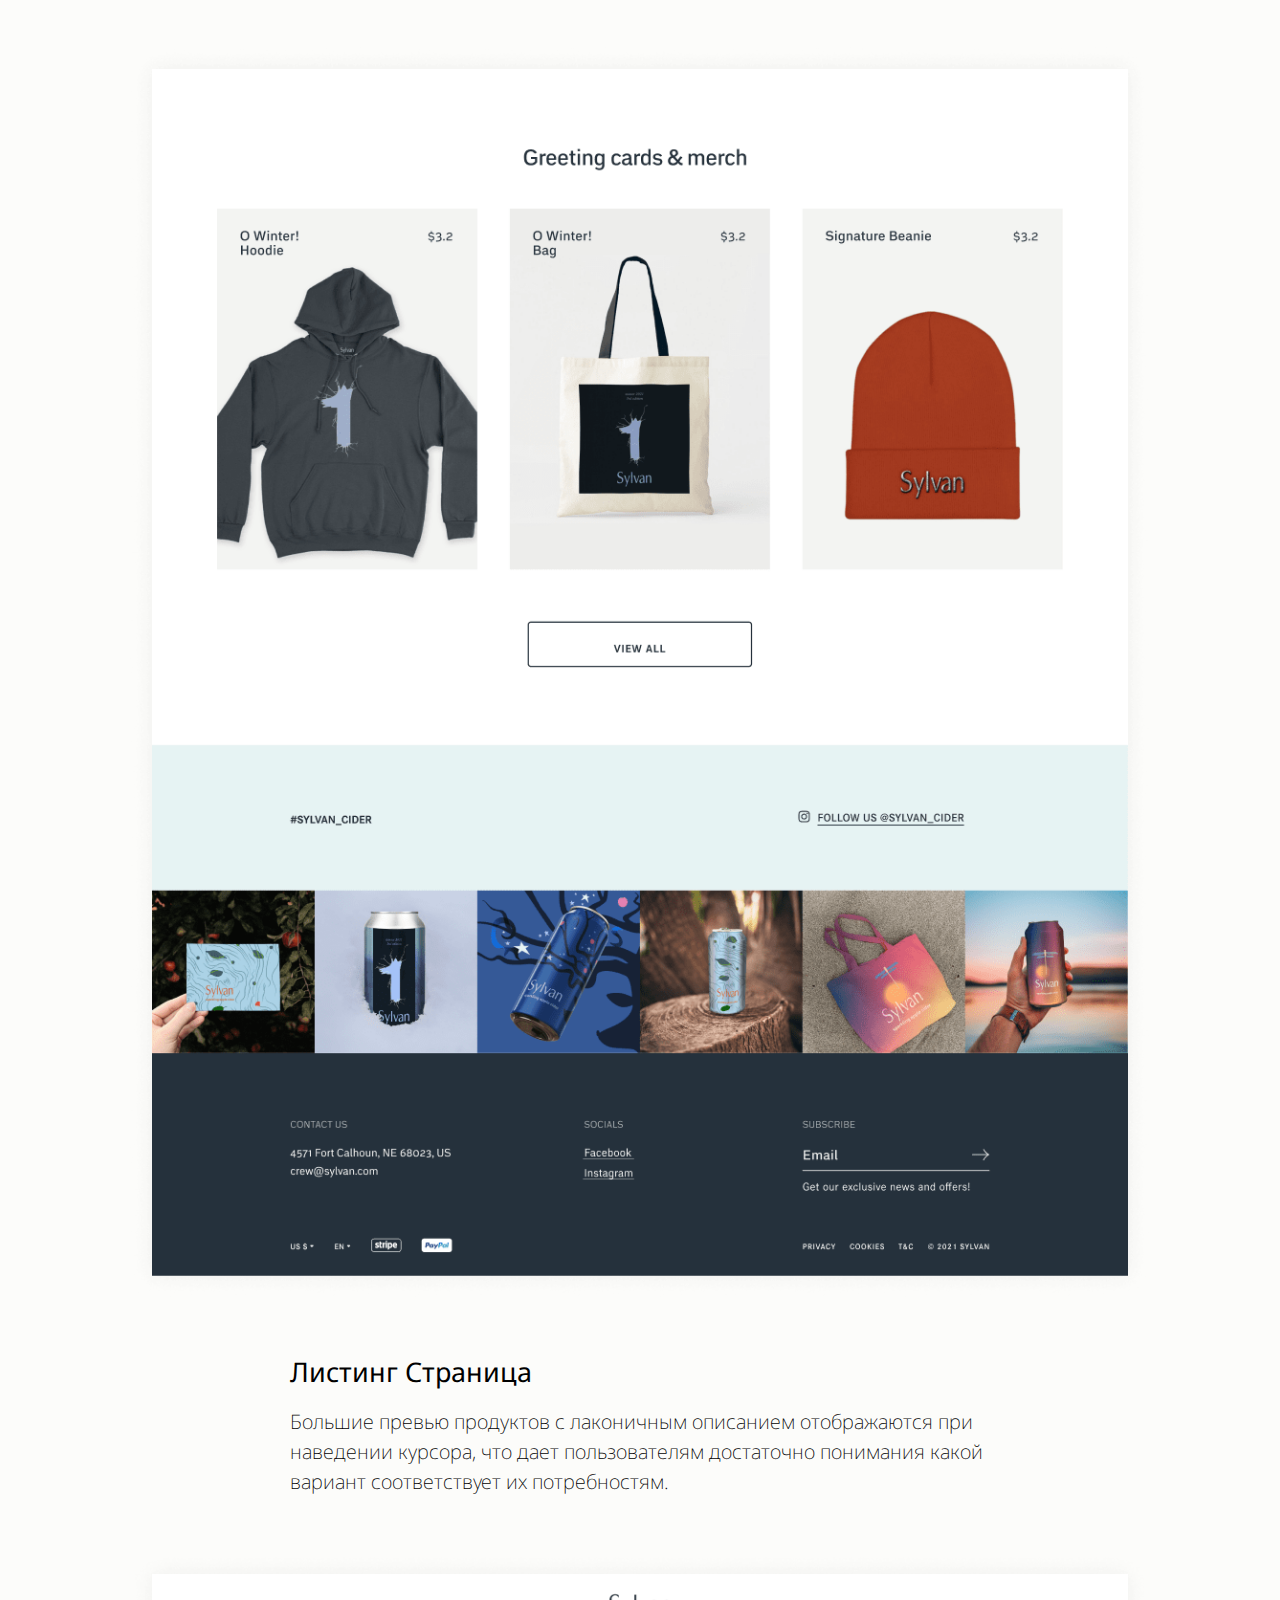
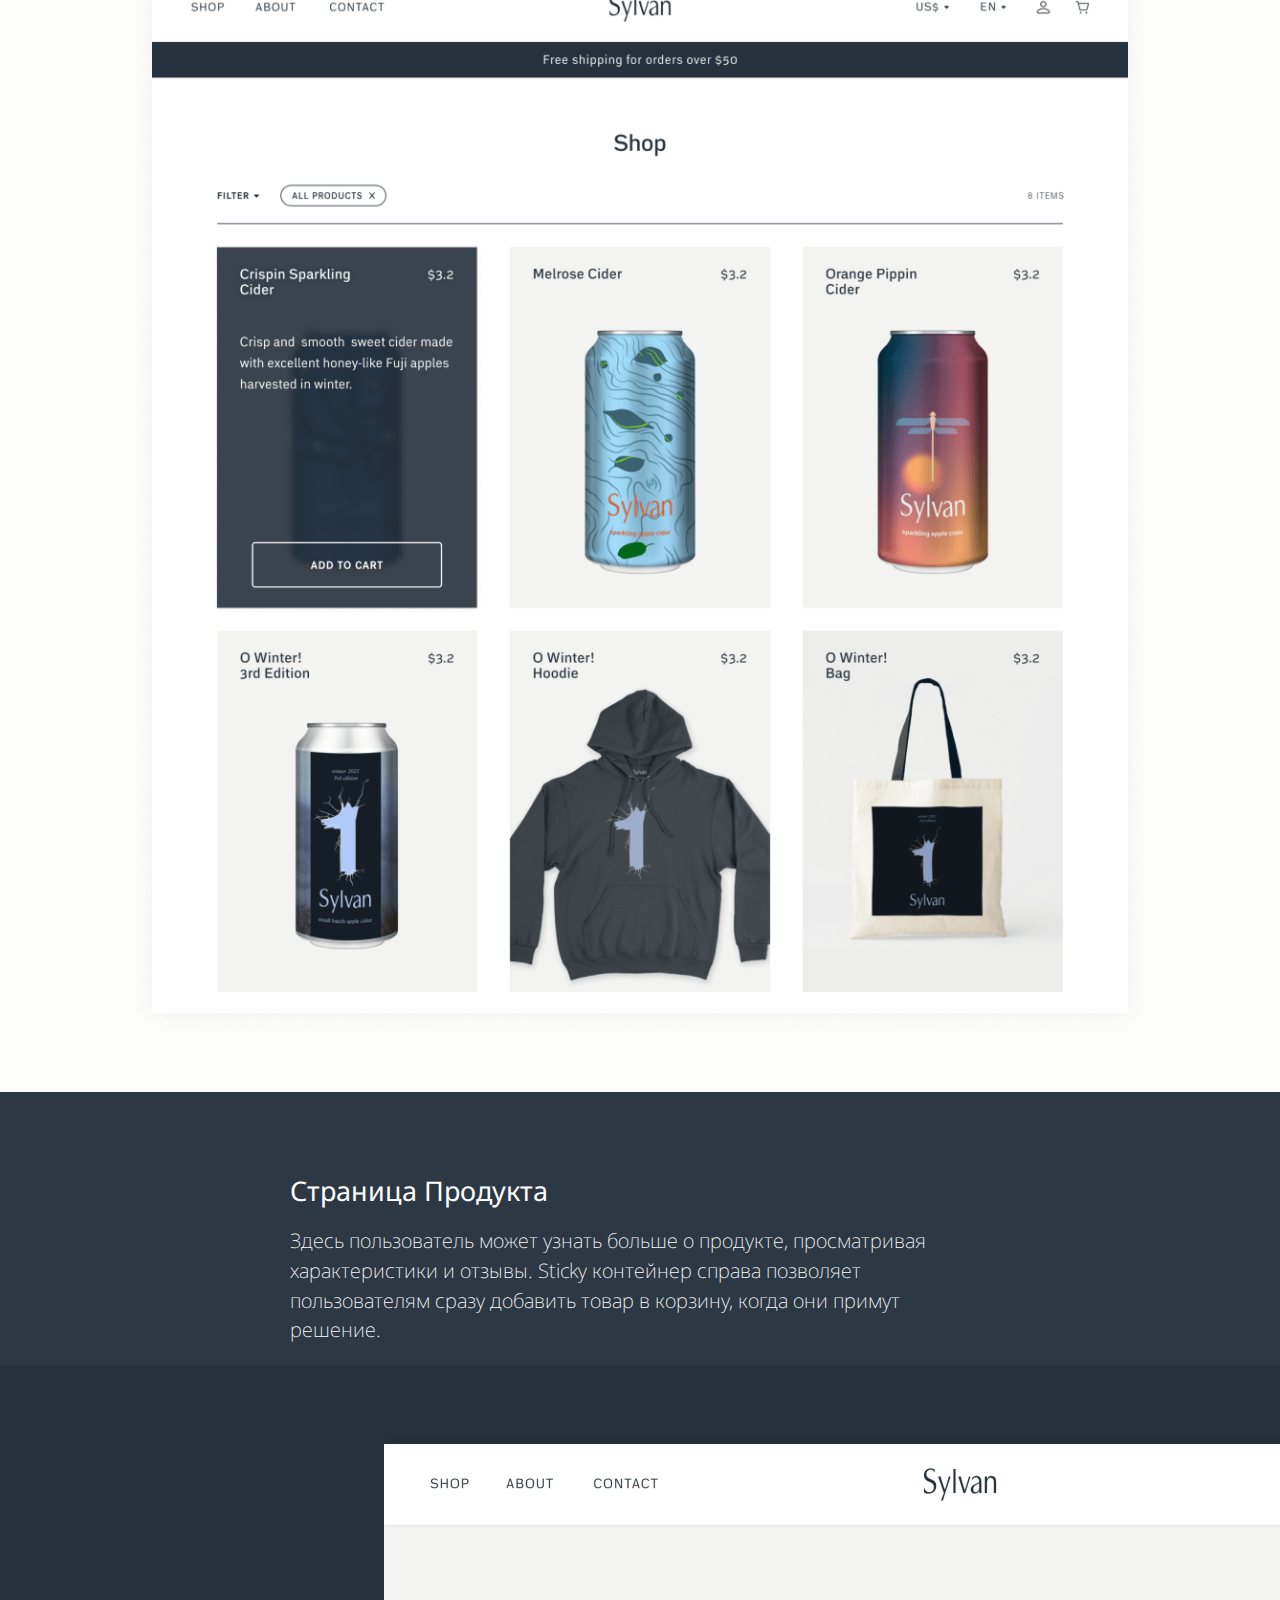
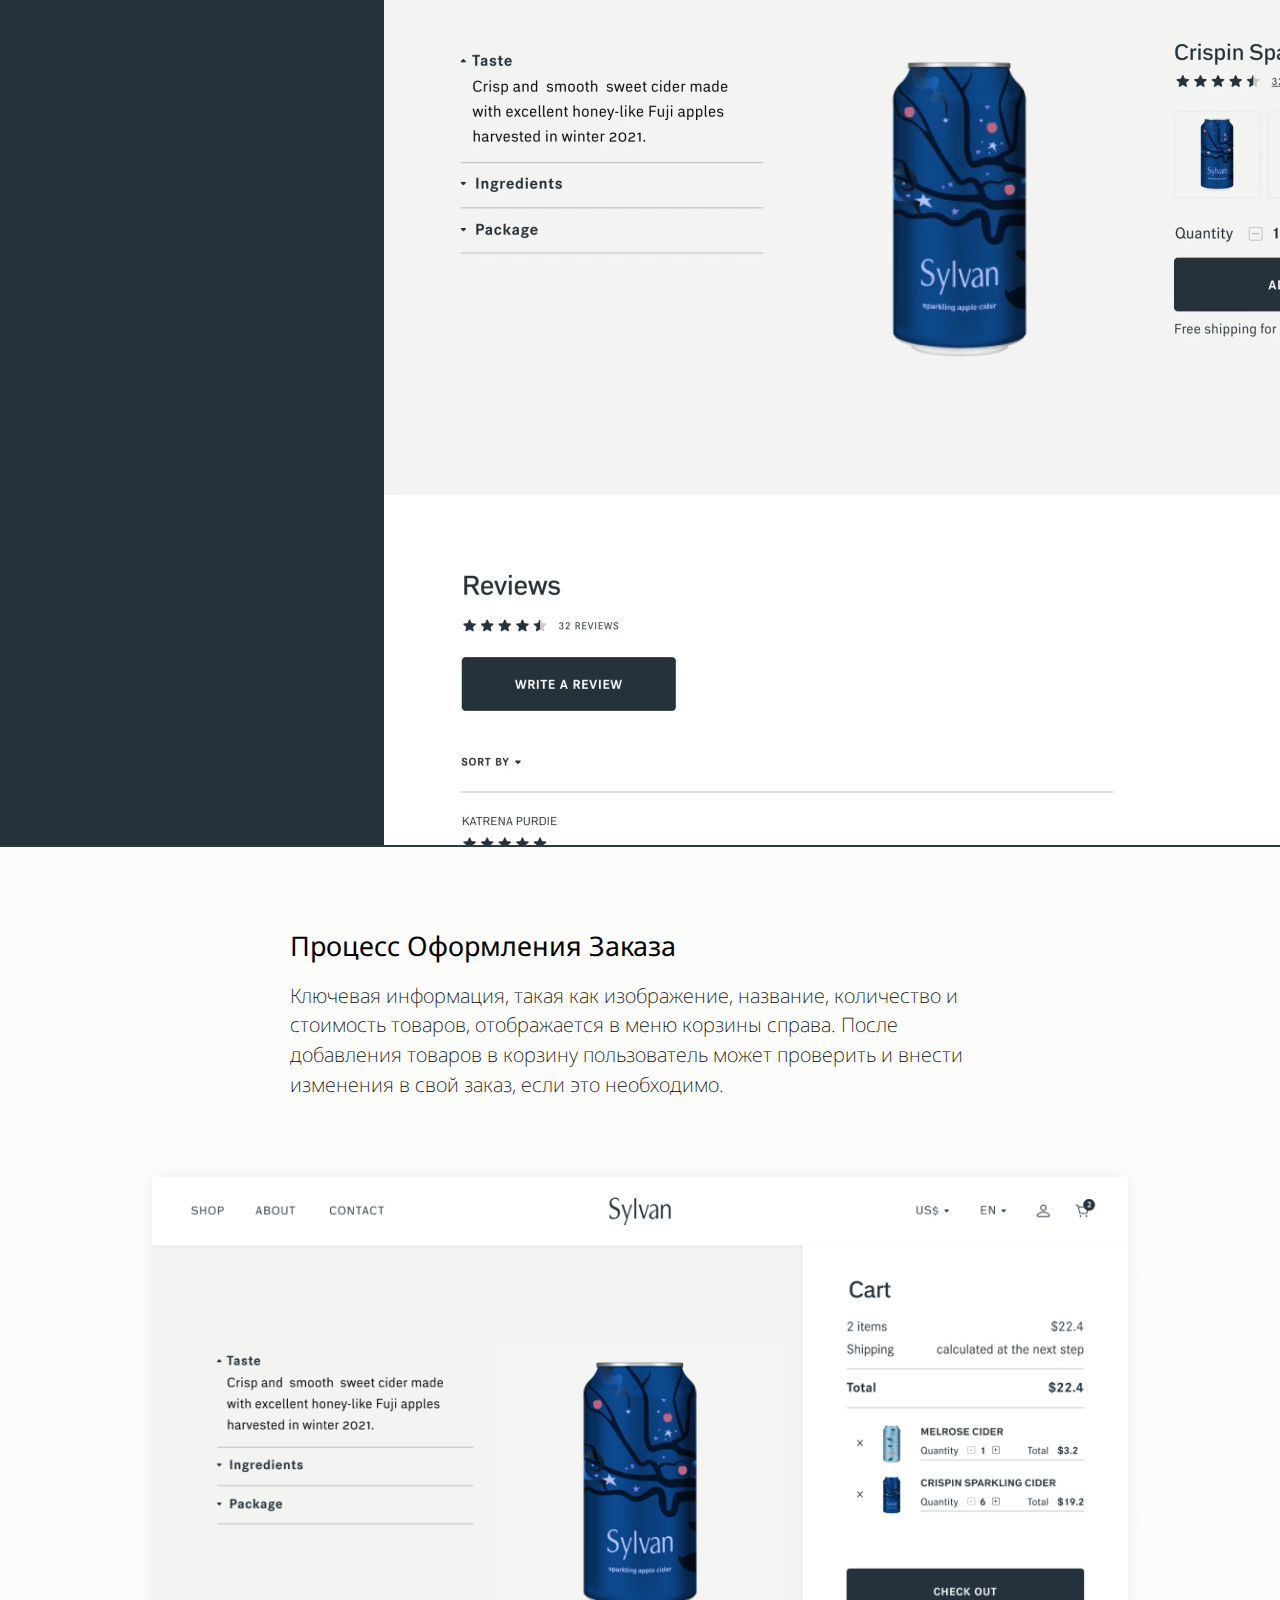
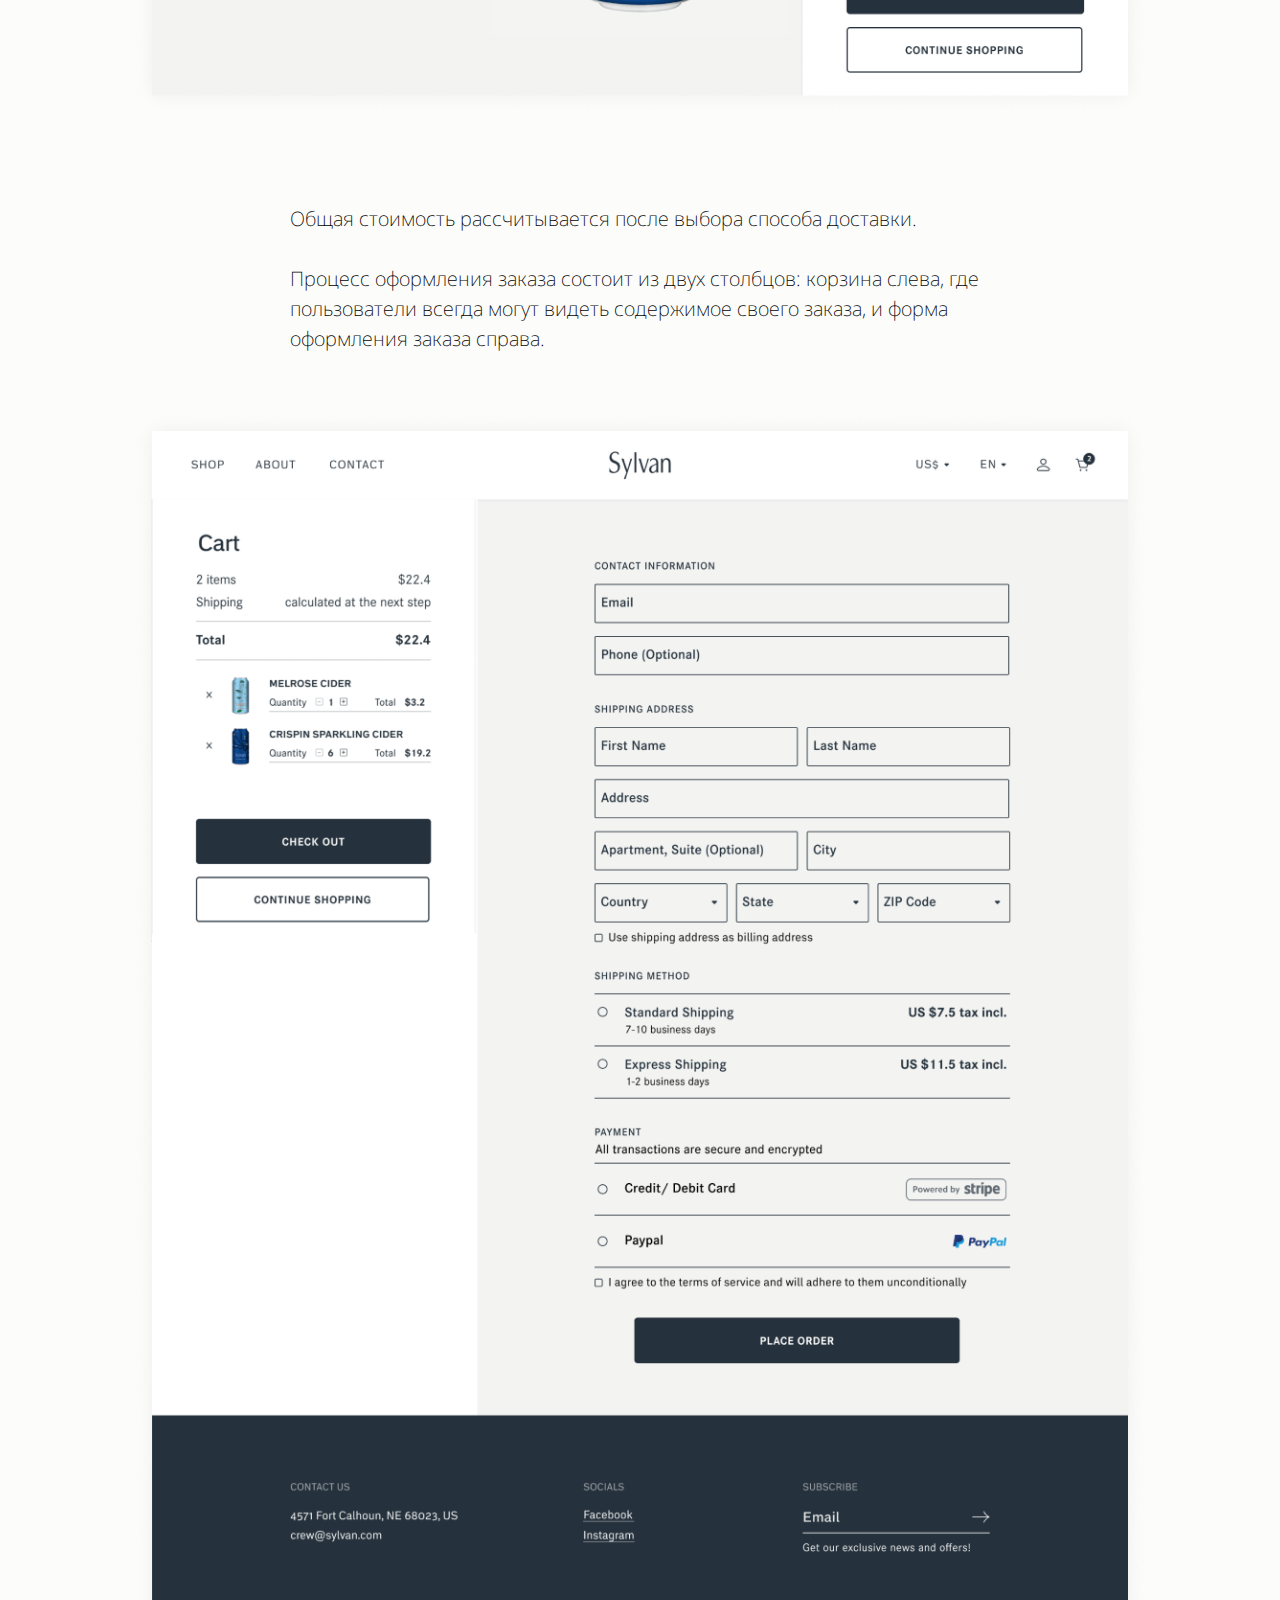
<file: sylvan.html>
<!DOCTYPE html>
<html lang="ru" dir="ltr">
  <head>
    <meta charset="utf-8">
    <title>Sylvan - Екатерина Вернигорова</title>
    <meta name="description" content="Ecommerce website design">
    <meta name="keywords" content="ui/ux, ui дизайн, ux дизайн, веб дизайн, брендинг, дизайн упаковки, карта сайта, ux исследование, вайерфреймы, прототипы, отзывчивая верстка">
    <meta name="author" content="Екатерина Вернигорова">
    <!-- favicon -->
    <link rel="apple-touch-icon" sizes="180x180" href="apple-touch-icon.png">
    <link rel="icon" type="image/png" sizes="32x32" href="favicon-32x32.png">
    <link rel="icon" type="image/png" sizes="16x16" href="favicon-16x16.png">
    <link rel="manifest" href="site.webmanifest">
    <link rel="mask-icon" href="safari-pinned-tab.svg" color="#3e89cc">
    <meta name="msapplication-TileColor" content="#ffffff">
    <meta name="theme-color" content="#ffffff">

    <link rel="stylesheet" href="https://cdnjs.cloudflare.com/ajax/libs/font-awesome/4.7.0/css/font-awesome.min.css">
    <link rel="stylesheet" href="build.css">
    <meta name="viewport" content="width=device-width, initial-scale=1.0">
    <link rel="stylesheet" href="owlcarousel/owl.carousel.min.css">
    <link rel="stylesheet" href="owlcarousel/owl.theme.default.min.css">
    <script src="jquery.min.js"></script>
    <script src="owlcarousel/owl.carousel.min.js"></script>
    <script src="owlcarousel/owl.carousel.custom.js"></script>

    <script src="sidebar.js" charset="utf-8"></script>


  </head>
  <body>
    <!-- Header -->
    <header>
      <menu>
          <div class="flex-wrapper-menu">
          <div class="left-menu">
            <ul class="menu-links">
              <li><a href="index.html">Екатерина Вернигорова</a></li>
            </ul>
          </div>

            <div class="menu-logo" id="top"><a href="#"></a></div>

          <div class="right-menu">
            <input type="checkbox" id="menu-toggle">
            <ul class="menu-links" id="mobile-hamburger">
              <li><a href="index.html">Портфолио</a></li>
              <li><a href="https://drive.google.com/file/d/1rS8QZR-4WJ_xSexREimgkVyXL4VpF3A2/view?usp=sharing" target="_blank">Resume</a></li>
              <!-- language switcher -->
              <li class="language-button"><a href="https://ekaterinavernigorova.github.io/en/sylvan.html">En</a></li>
              <li class="language-button current"><a href="https://ekaterinavernigorova.github.io/ru/sylvan.html">Ru</a></li>
            </ul>
            <label for="menu-toggle" class="menu-toggle-label">
              <span></span>
            </label>
          </div>

        </div>
      </menu>
    </header>

    <!-- Left sidebar -->
    <nav id="dvid">
      <ul>
        <li><a href="#h2-overview">Описание</a></li>
        <li><a href="#h2-master-brand-logo">Главный логотип</a></li>
        <li><a href="#h2-packaging">Упаковка</a></li>
        <li><a href="#h2-website">Вебсайт</a></li>
        <li><a href="#h2-sitemap">Карта Сайта</a></li>
        <li><a href="#h2-wireframes">Вайерфреймы</a></li>
        <li><a href="#h2-style-guide">Руководство По Стилю</a></li>
        <li><a href="#h2-responsive-layout">Отзывчивая Верстка</a></li>

          <ul>
            <li><a href="#h3-landing-page">Лендинг Страница</a></li>
            <li><a href="#h3-listings-page">Листинг Страница</a></li>
            <li><a href="#h3-product-page">Страница Продукта</a></li>
            <li><a href="#h3-checkout-process">Процесс Оформления Заказа</a></li>
          </ul>

        <!-- <li><a href="#h2-conclusion">Заключение</a></li> -->
      </ul>
    </nav>

    <article>
        <!-- First screen image -->
        <section id= "first-screen">
          <div class="text-wrapper-700px hero-title">
            <h1>Sylvan</h1>
            <p>Интернет-магазин</p>
          </div>
          <!-- change bg color and img -->
          <div class="hero-image-wrapper-web sylvan">
            <picture>
              <source media="(min-width: 768px)" srcset="images/sylvan/sylvan_hero_img-desktop.png 1x, images/sylvan/sylvan_hero_img-desktop@2x.png 2x, images/sylvan/sylvan_hero_img-desktop@3x.png 3x">
              <source media="(max-width: 767px)" srcset="images/sylvan/sylvan_hero_img-mobile.png 1x, images/sylvan/sylvan_hero_img-mobile@2x.png 2x, images/sylvan/sylvan_hero_img-mobile@3x.png 3x">
              <img src="images/sylvan/sylvan_hero_img-desktop.png" alt="Sylvan website hero image">
            </picture>
          </div>
        </section>

        <!-- Overview -->
        <section id="othdiv" class="content-wrapper">
          <div class="text-wrapper-700px">
            <h2 id="h2-overview">Описание</h2>
            <p>Sylvan — это бренд органического яблочного сидра, в котором подлинное мастерство играет важную роль, а сезонность проявляется на всех этапах, начиная от сбора фруктов и заканчивая разливом напитков по банкам.</p>
            <div class="overview-details">

              <div class="overview-col">
                <h5>Мои обязанности</h5>
                <ul>
                  <li>Брендинг</li>
                  <li>Дизайн Упаковки</li>
                  <li>UX Исследование</li>
                  <li>Информационная Архитектура</li>
                  <li>Вайрфреймы</li>
                  <li>Прототипы</li>
                </ul>
              </div>

              <div class="overview-col">
                <h5>Год</h5>
                <ul>
                  <li>2021</li>
                </ul>
              </div>

              <div class="overview-col tag">
                <h5>Теги</h5>
                <ul>
                  <li>веб дизайн</li>
                  <li>2021</li>
                </ul>
              </div>

            </div>
          </div>
          <div class="spacer-L_desktop"></div>
          <div class="spacer-L_mobile"></div>
        </section>

        <!-- Master Brand Logo -->
        <section class="content-wrapper" id="opaque-background-2">
          <div class="text-wrapper-700px">
            <h2 id="h2-master-brand-logo">Главный логотип</h2>
          </div>
          <picture id="img-700px">
            <source media="(min-width: 768px)" srcset="images/sylvan/sylvan_master-brand-logo_img-desktop.png 1x, images/sylvan/sylvan_master-brand-logo_img-desktop@2x.png 2x, images/sylvan/sylvan_master-brand-logo_img-desktop@3x.png 3x">
            <source media="(max-width: 767px)" srcset="images/sylvan/sylvan_master-brand-logo_img-mobile.png 1x, images/sylvan/sylvan_master-brand-logo_img-mobile@2x.png 2x, images/sylvan/sylvan_master-brand-logo_img-mobile@3x.png 3x">
            <img src="images/sylvan/sylvan_master-brand-logo_img-desktop.png" alt="Sylvan website master brand logo image">
          </picture>

        </section>


        <section class="content-wrapper">
          <div class="text-wrapper-700px">
            <h2 id="h2-packaging">Упаковка</h2>
            <p>Три дизайна упаковки, а также дизайн специального ежегодного издания посвящены сбору трех основных урожаев яблок в году: раннему, среднему и позднему.</p>
          </div>
          <div class="package-wrapper">

            <ul class="package-2r">
              <li class="cider1-1"><img src="images/sylvan/sylvan_orange_pippin_1_img@2x.png" alt=""></li>
              <li class="cider1-2"><img src="images/sylvan/sylvan_orange_pippin_2_img@2x.png" alt=""></li>
              <li class="cider2-2"><img src="images/sylvan/sylvan_crispin_cider_1_img@2x.png" alt=""></li>
              <li class="cider2-1"><img src="images/sylvan/sylvan_crispin_cider_2_img@2x.png" alt=""></li>
              <li class="cider3-1"><img src="images/sylvan/sylvan_melrose_1_img@2x.png" alt=""></li>
              <li class="cider3-2"><img src="images/sylvan/sylvan_melrose_2_img@2x.png" alt=""></li>
            </ul>

          </div>

          <div class="text-wrapper-700px">
            <p class="no-paddings">Помимо упаковки из двенадцати сортов яблочного сидра, специальное ежегодное издание включает в себя толстовку с капюшоном и сумку тоут.</p>
          </div>

          <div class="package-wrapper">

            <ul class="package-1r">
              <li class="ocider1-1"><img src="images/sylvan/sylvan_o_hoodie_img@2x.png" alt=""></li>
              <li class="ocider2-1"><img src="images/sylvan/sylvan_o_3rd_edition_img@2x.png" alt=""></li>
              <li class="ocider3-1"><img src="images/sylvan/sylvan_o_tote_img@2x.png" alt=""></li>
            </ul>

          </div>

        </section>

        <!-- Website -->
        <section class="content-wrapper">
          <div class="text-wrapper-700px">
            <h2 id="h2-website">Вебсайт</h2>
            <p>Основная цель создания вебсайта заключалась в том, чтобы расширить узнаваемость бренда за пределами региона и увеличить охват клиентов за счет запуска интернет-магазина.</p>
          </div>
        </section>

        <!-- Sitemap -->
        <section class="content-wrapper">
          <div class="text-wrapper-700px">
            <h2 id="h2-sitemap">Карта Сайта</h2>
          </div>

          <img src="images/sylvan/sylvan_site-map@2x.png" alt="Sylvan Sitemap image">
        </section>

        <!-- Wireframes -->
        <section class="content-wrapper">
          <div class="text-wrapper-700px">
            <h2 id="h2-wireframes">Вайерфреймы</h2>
          </div>
          <!-- Carousel -->
          <div class="owl-carousel-wrapper">
            <div class="owl-carousel owl-theme">
                  <div>
                    <h3 class="carousel-caption">Лендинг Страница</h3>
                    <img src="images/sylvan/sylvan_wireframes–landing-page@2x.png" />
                  </div>
                  <div>
                    <h3 class="carousel-caption">Листинг Страница</h3>
                    <img src="images/sylvan/sylvan_wireframes–listings-page@2x.png" />
                  </div>
                  <div>
                    <h3 class="carousel-caption">Страница Продукта</h3>
                    <img src="images/sylvan/sylvan_wireframes–product-page@2x.png" />
                  </div>
                  <div>
                    <h3 class="carousel-caption">Меню корзины и страница оформления заказа</h3>
                    <img src="images/sylvan/sylvan_wireframes–checkout@2x.png" />
                  </div>
            </div>
          </div>
          <div class="spacer-L_desktop"></div>
          <div class="spacer-L_mobile"></div>
        </section>
        <!-- Style Guide -->
        <section class="content-wrapper web_description">
          <div class="text-wrapper-700px">
            <h2 id="h2-style-guide">Руководство По Стилю</h2>
          </div>
          <picture>
            <source media="(min-width: 768px)" srcset="images/sylvan/sylvan_style-guide_img-desktop.png 1x, images/sylvan/sylvan_style-guide_img-desktop@2x.png 2x, images/sylvan/sylvan_style-guide_img-desktop@3x.png 3x">
            <source media="(max-width: 767px)" srcset="images/sylvan/sylvan_style-guide_img-mobile.png 1x, images/sylvan/sylvan_style-guide_img-mobile@2x.png 2x, images/sylvan/sylvan_style-guide_img-mobile@3x.png 3x">
            <img src="images/sylvan/sylvan_style-guide_img-desktop.png" alt="Sylvan website style guide image">
          </picture>
          <div class="desktop" style="height:40px;"></div>

          <!-- Responsive Layout -->
          <div class="text-wrapper-700px">
            <h2 id="h2-responsive-layout">Отзывчивая Верстка</h2>
          </div>
          <div id="center__video-wrapper">
            <video class="center__video" autoplay="autoplay" loop="loop" playsinline="true" muted="muted" src="images/sylvan/sylvan-responsive_design.mp4"></video>
          </div>

        </section>


        <!-- Responsive Layout / Page structure -->
        <section class="content-wrapper web_description">
          <!-- Landing page -->
          <div>
            <div class="text-wrapper-700px">
              <h3 id="h3-landing-page">Лендинг Страница</h3>
              <p>УТП Sylvan заключается в производстве превосходного продукта, которое не наносит вреда окружающей среде и в ходе которого используются только свежие местные ингредиенты и полностью перерабатываемая упаковка. Процесс брожения не пытаются ускорить, так как он играет важную роль в насыщенности и глубине вкуса конечного напитка. В результате весь производственный цикл может занять до года в зависимости от времени сбора урожая и сорта яблок.</p>
              <p><strong>Сильная связь с природой и течением времени — вот что делает этот бренд по-настоящему уникальным.</strong> Это ощущается в каждой детали: от визуального контента сайта, дизайна упаковки и описания продуктов до логотипа, этимология которого относится к лесам.</p>
            </div>
            <picture>
              <source media="(min-width: 768px)" srcset="images/sylvan/sylvan_landing-page-1-desktop.png 1x, images/sylvan/sylvan_landing-page-1-desktop@2x.png 2x, images/sylvan/sylvan_landing-page-1-desktop@3x.png 3x">
              <source media="(max-width: 767px)" srcset="images/sylvan/sylvan_landing-page-1-mobile.png 1x, images/sylvan/sylvan_landing-page-1-mobile@2x.png 2x, images/sylvan/sylvan_landing-page-1-mobile@3x.png 3x">
              <img src="images/sylvan/sylvan_landing-page-1-desktop.png" alt="Sylvan website landing page 1 image">
            </picture>


            <div class="text-wrapper-700px">
              <p>Поскольку ассортимент продуктов относительно небольшой, я решила не использовать категории продуктов и показать несколько товаров на лендинг странице с CTA, который направляет клиентов на листинг страницу с удобной функцией фильтрации.</p>
            </div>
            <picture>
              <source media="(min-width: 768px)" srcset="images/sylvan/sylvan_landing-page-2-desktop.png 1x, images/sylvan/sylvan_landing-page-2-desktop@2x.png 2x, images/sylvan/sylvan_landing-page-2-desktop@3x.png 3x">
              <source media="(max-width: 767px)" srcset="images/sylvan/sylvan_landing-page-2-mobile.png 1x, images/sylvan/sylvan_landing-page-2-mobile@2x.png 2x, images/sylvan/sylvan_landing-page-2-mobile@3x.png 3x">
              <img src="images/sylvan/sylvan_landing-page-2-desktop.png" alt="Sylvan website landing page 2 image">
            </picture>
          </div>

          <!-- Listings page -->
          <div>
            <div class="text-wrapper-700px">
              <h3 id="h3-listings-page">Листинг Страница</h3>
              <p>Большие превью продуктов с лаконичным описанием отображаются при наведении курсора, что дает пользователям достаточно понимания какой вариант соответствует их потребностям.</p>
            </div>
            <picture>
              <source media="(min-width: 768px)" srcset="images/sylvan/sylvan_listings-page-desktop.png 1x, images/sylvan/sylvan_listings-page-desktop@2x.png 2x, images/sylvan/sylvan_listings-page-desktop@3x.png 3x">
              <source media="(max-width: 767px)" srcset="images/sylvan/sylvan_listings-page-mobile.png 1x, images/sylvan/sylvan_listings-page-mobile@2x.png 2x, images/sylvan/sylvan_listings-page-mobile@3x.png 3x">
              <img src="images/sylvan/sylvan_listings-page-desktop.png" alt="Sylvan website listings page image">
            </picture>

          </div>
        </section>

            <!-- Product page -->
        <section class="content-wrapper web_description-blue">
          <div class="text-wrapper-700px">
            <h3 id="h3-product-page">Страница Продукта</h3>
            <p>Здесь пользователь может узнать больше о продукте, просматривая характеристики и отзывы. Sticky контейнер справа позволяет пользователям сразу добавить товар в корзину, когда они примут решение.</p>
          </div>
          <div style="height:20px;"></div>

        <div id="center__video-wrapper">
          <video class="center__video" autoplay="autoplay" loop="loop" playsinline="true" muted="muted" src="images/sylvan/sylvan-product_page.mp4"></video>
        </div>
        </section>

        <section class="content-wrapper web_description">

          <!-- Checkout page -->
          <div>
            <div class="text-wrapper-700px">
              <h3 id="h3-checkout-process">Процесс Оформления Заказа</h3>
              <p>Ключевая информация, такая как изображение, название, количество и стоимость товаров, отображается в меню корзины справа. После добавления товаров в корзину пользователь может проверить и внести изменения в свой заказ, если это необходимо.</p>
            </div>
            <picture>
              <source media="(min-width: 768px)" srcset="images/sylvan/sylvan_checkout-1-desktop.png 1x, images/sylvan/sylvan_checkout-1-desktop@2x.png 2x, images/sylvan/sylvan_checkout-1-desktop@3x.png 3x">
              <source media="(max-width: 767px)" srcset="images/sylvan/sylvan_checkout-1-mobile.png 1x, images/sylvan/sylvan_checkout-1-mobile@2x.png 2x, images/sylvan/sylvan_checkout-1-mobile@3x.png 3x">
              <img src="images/sylvan/sylvan_checkout-1-desktop.png" alt="Sylvan website checkout page 1 image">
            </picture>

            <div class="text-wrapper-700px">
              <p>Общая стоимость рассчитывается после выбора способа доставки.</p>
              <p>Процесс оформления заказа состоит из двух столбцов: корзина слева, где пользователи всегда могут видеть содержимое своего заказа, и форма оформления заказа справа.</p>
            </div>
            <picture>
              <source media="(min-width: 768px)" srcset="images/sylvan/sylvan_checkout-2-desktop.png 1x, images/sylvan/sylvan_checkout-2-desktop@2x.png 2x, images/sylvan/sylvan_checkout-2-desktop@3x.png 3x">
              <source media="(max-width: 767px)" srcset="images/sylvan/sylvan_checkout-2-mobile.png 1x, images/sylvan/sylvan_checkout-2-mobile@2x.png 2x, images/sylvan/sylvan_checkout-2-mobile@3x.png 3x">
              <img src="images/sylvan/sylvan_checkout-2-desktop.png" alt="Sylvan website checkout page 2 image">
            </picture>

          </div>
          <div class="desktop" style="height:25px;"></div>
          <div class="mobile" style="height:16px;"></div>
        </section>

        <!-- Conclusion -->
        <!-- <section class="content-wrapper">
          <div class="text-wrapper-700px">
            <h2 id="h2-conclusion">Заключение</h2>
            <p>Sylvan был первым интернет-магазином, дизайн которого я создала с нуля, включая текстовый и визуальный контент.</p>
          </div>
        </section> -->

        <!-- Other Projects -->
        <section class="bottom-navigation">
          <div class="flex-wrapper-700px">
            <a class="other-projects" href="#top">
            <p>Наверх</p>
            </a>

            <a class="other-projects" href="index.html">
              <p id="p-other-projects">Другие проекты</p>
            </a>
          </div>
        </section>
    </article>

    <!-- Footer -->
    <footer class="case_studies">
      <div class="flex-wrapper-footer">
        <span class="copyright">Дизайн и Разработка: Екатерина Вернигорова
                                &copy;&nbsp;2022</span>
        <ul class="contact">
          <!-- <li><a href="http://www.behance.net/katyavernigorova" class="fa fa-behance"></a></li> -->
          <li><a href="https://www.instagram.com/blukipp/" class="fa fa-instagram" target="_blank"></a></li>
          <li><a href="http://linkedin.com/in/ekaterina-vernigorova-09b708210" class="fa fa-linkedin" target="_blank"></a></li>
          <li><a href="mailto:katya_vernigorova@fastmail.com" class="fa fa-envelope-o" target="_blank"></a></li>
        </ul>
      </div>
    </footer>

  </body>
</html>
</file>
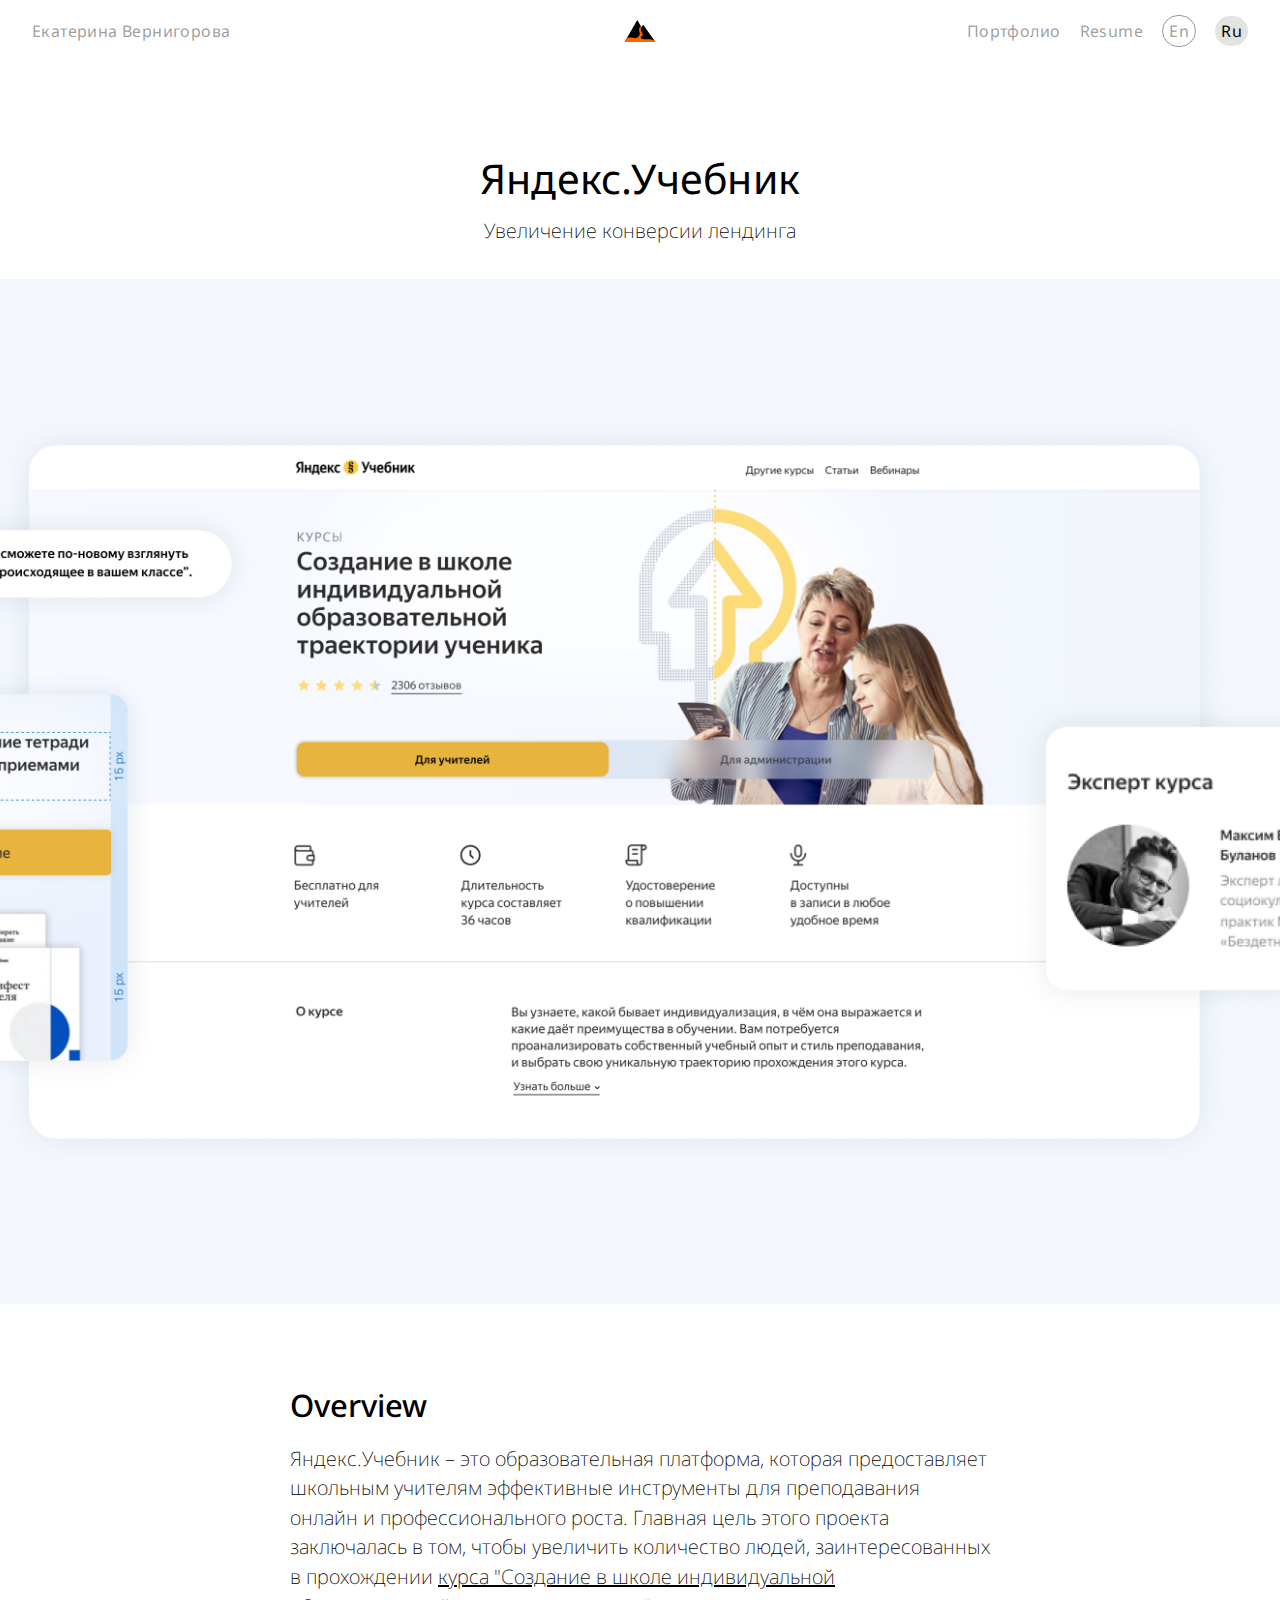
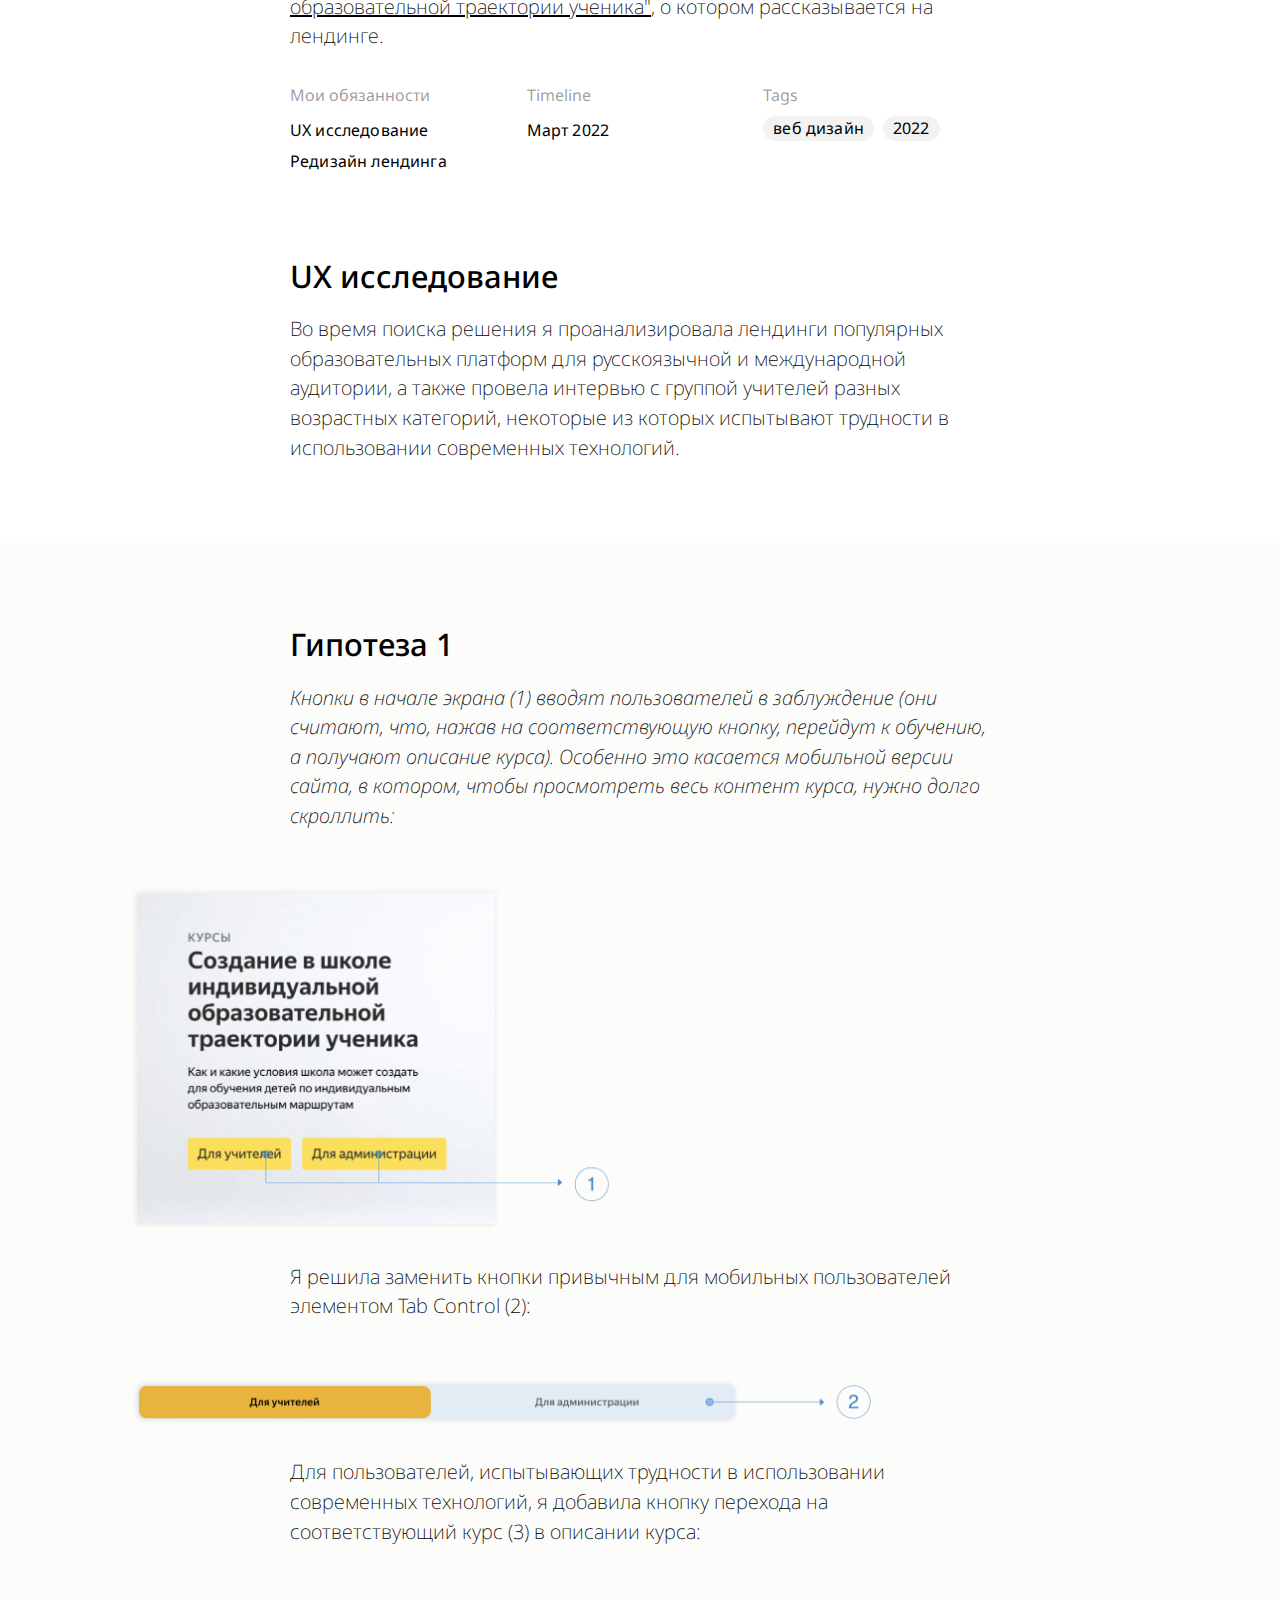
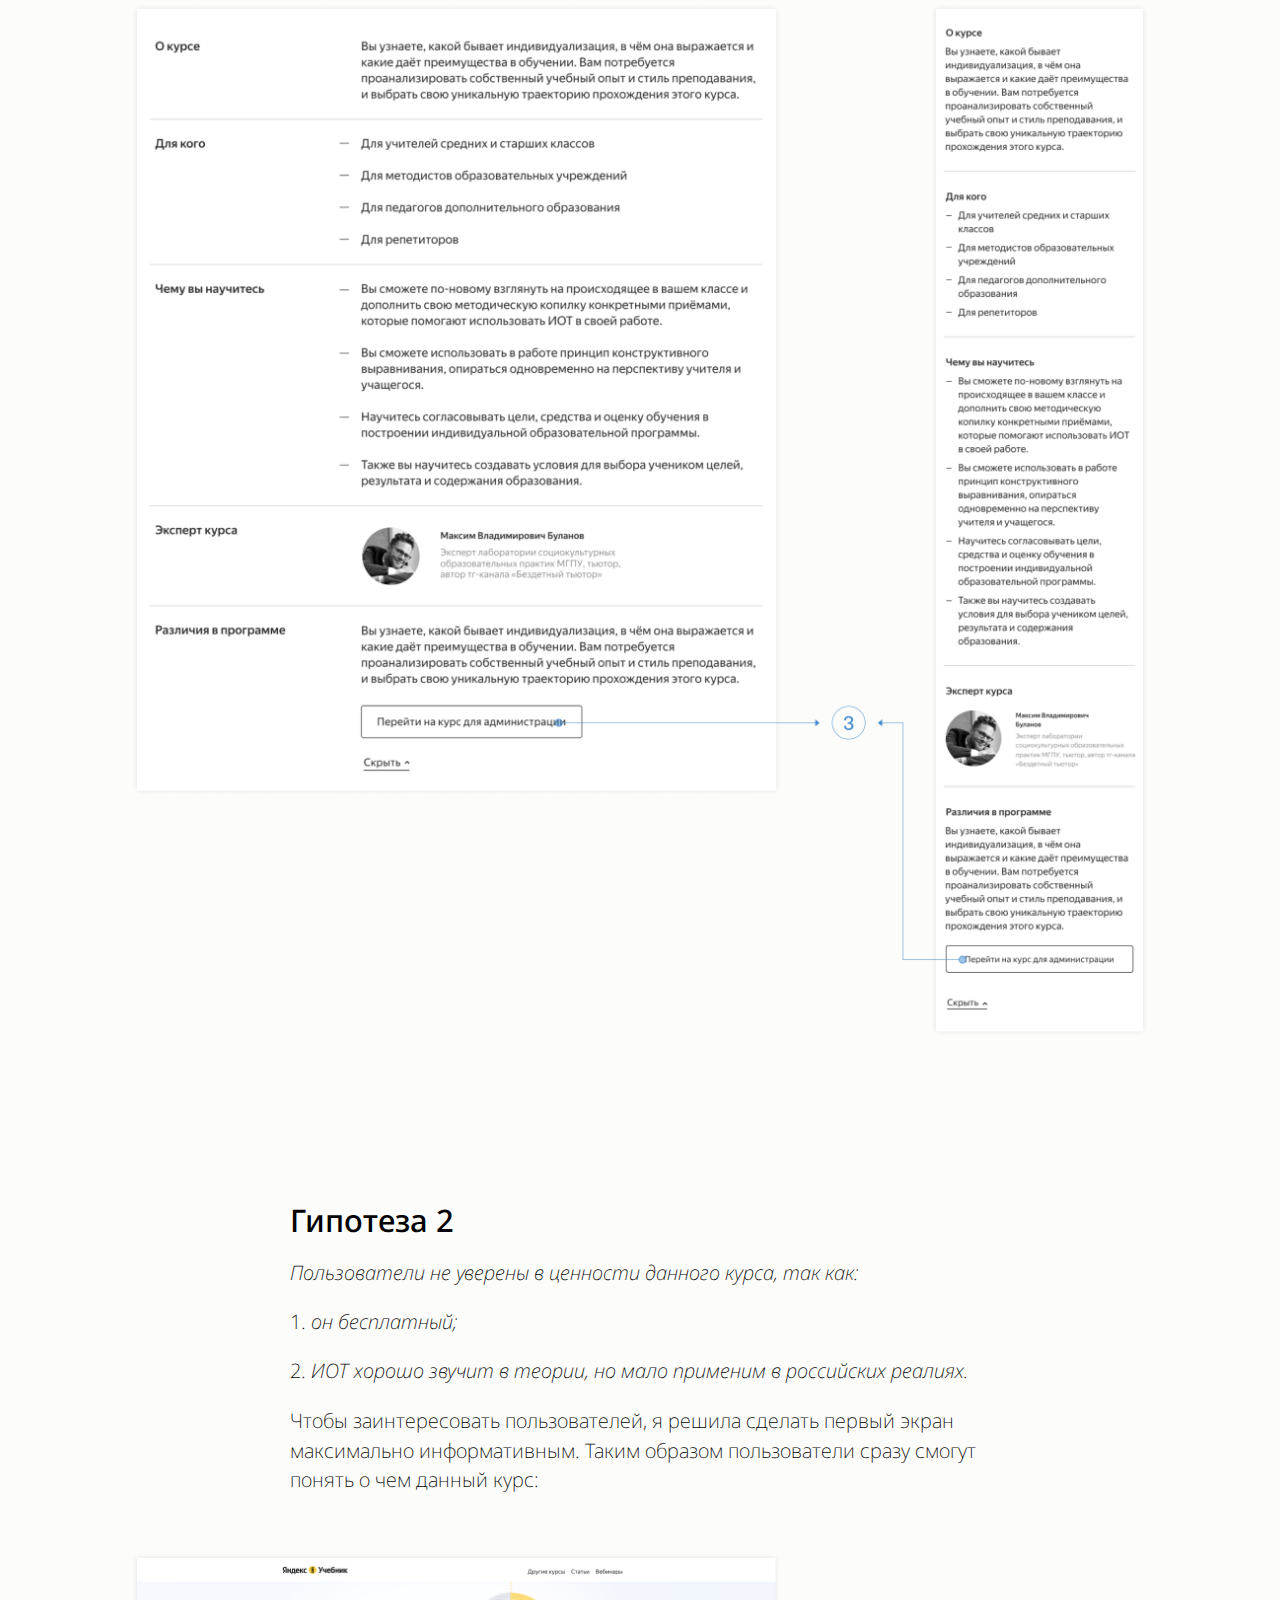
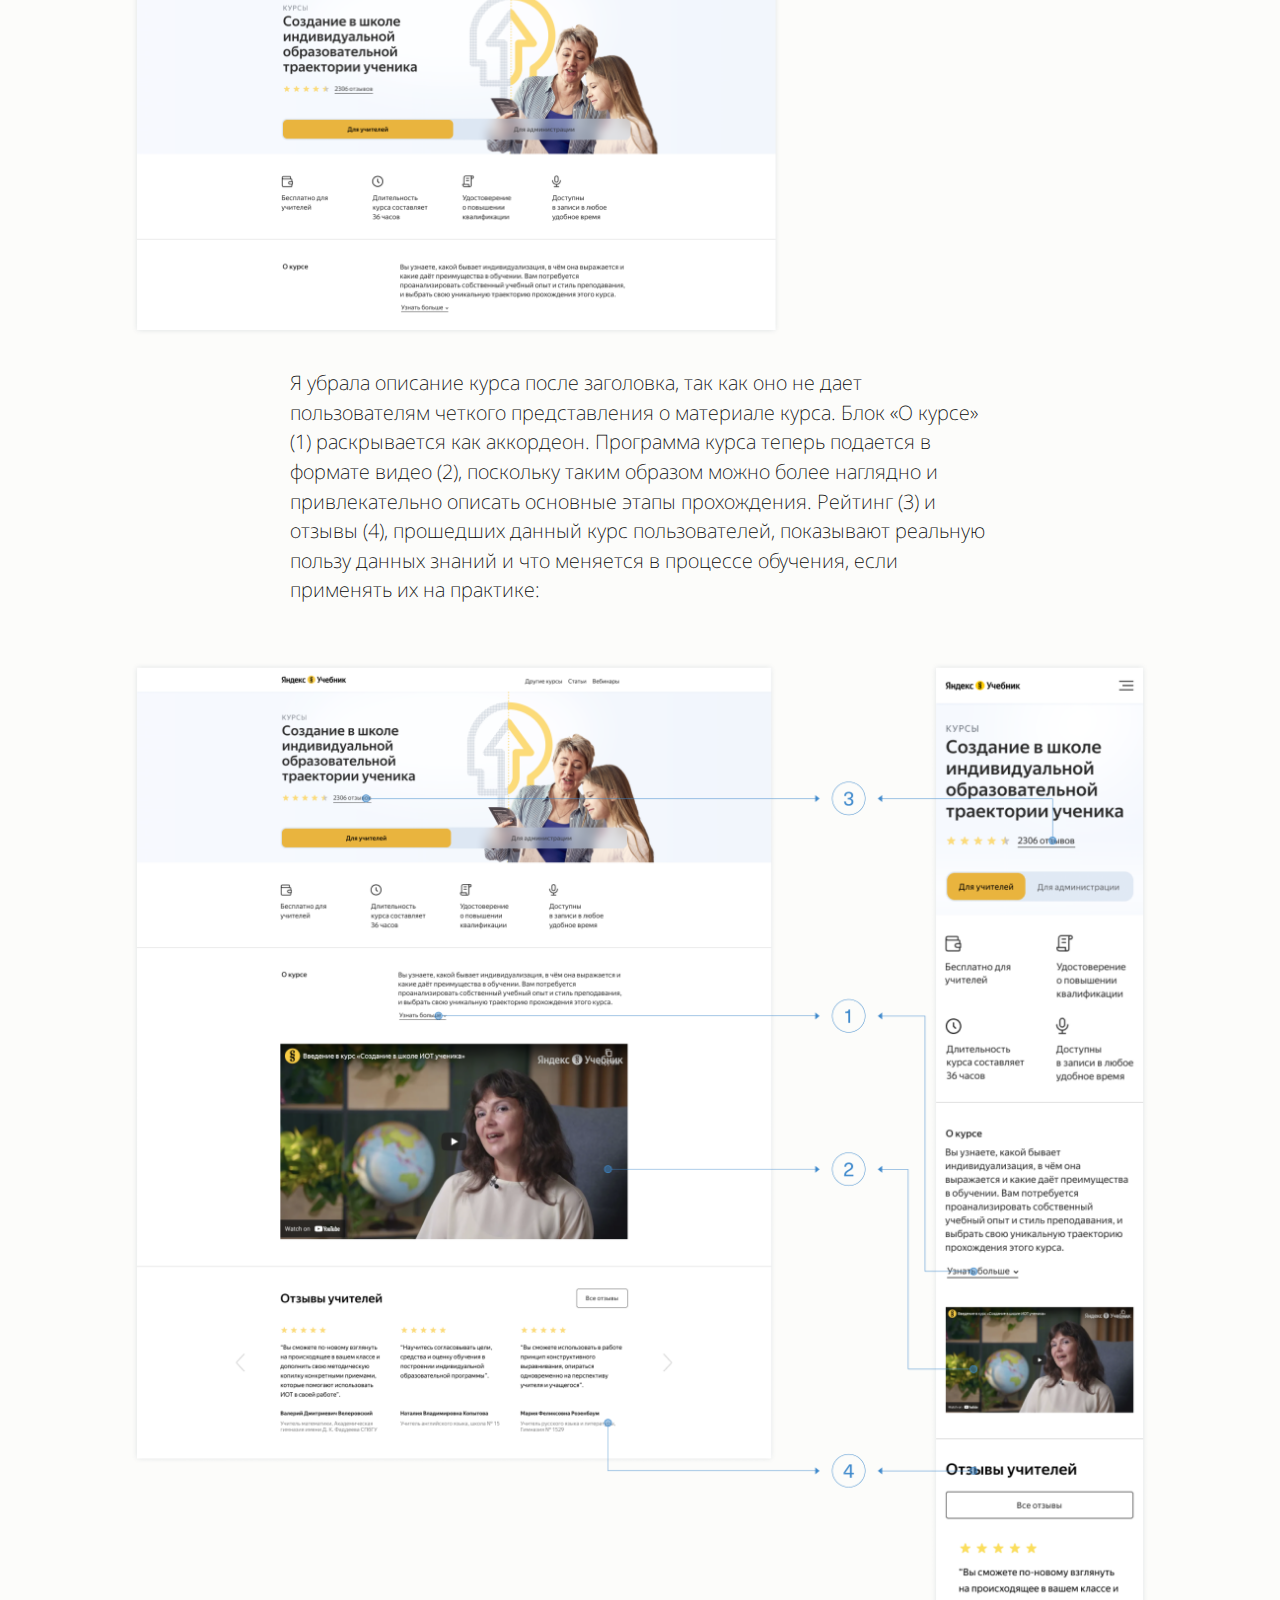
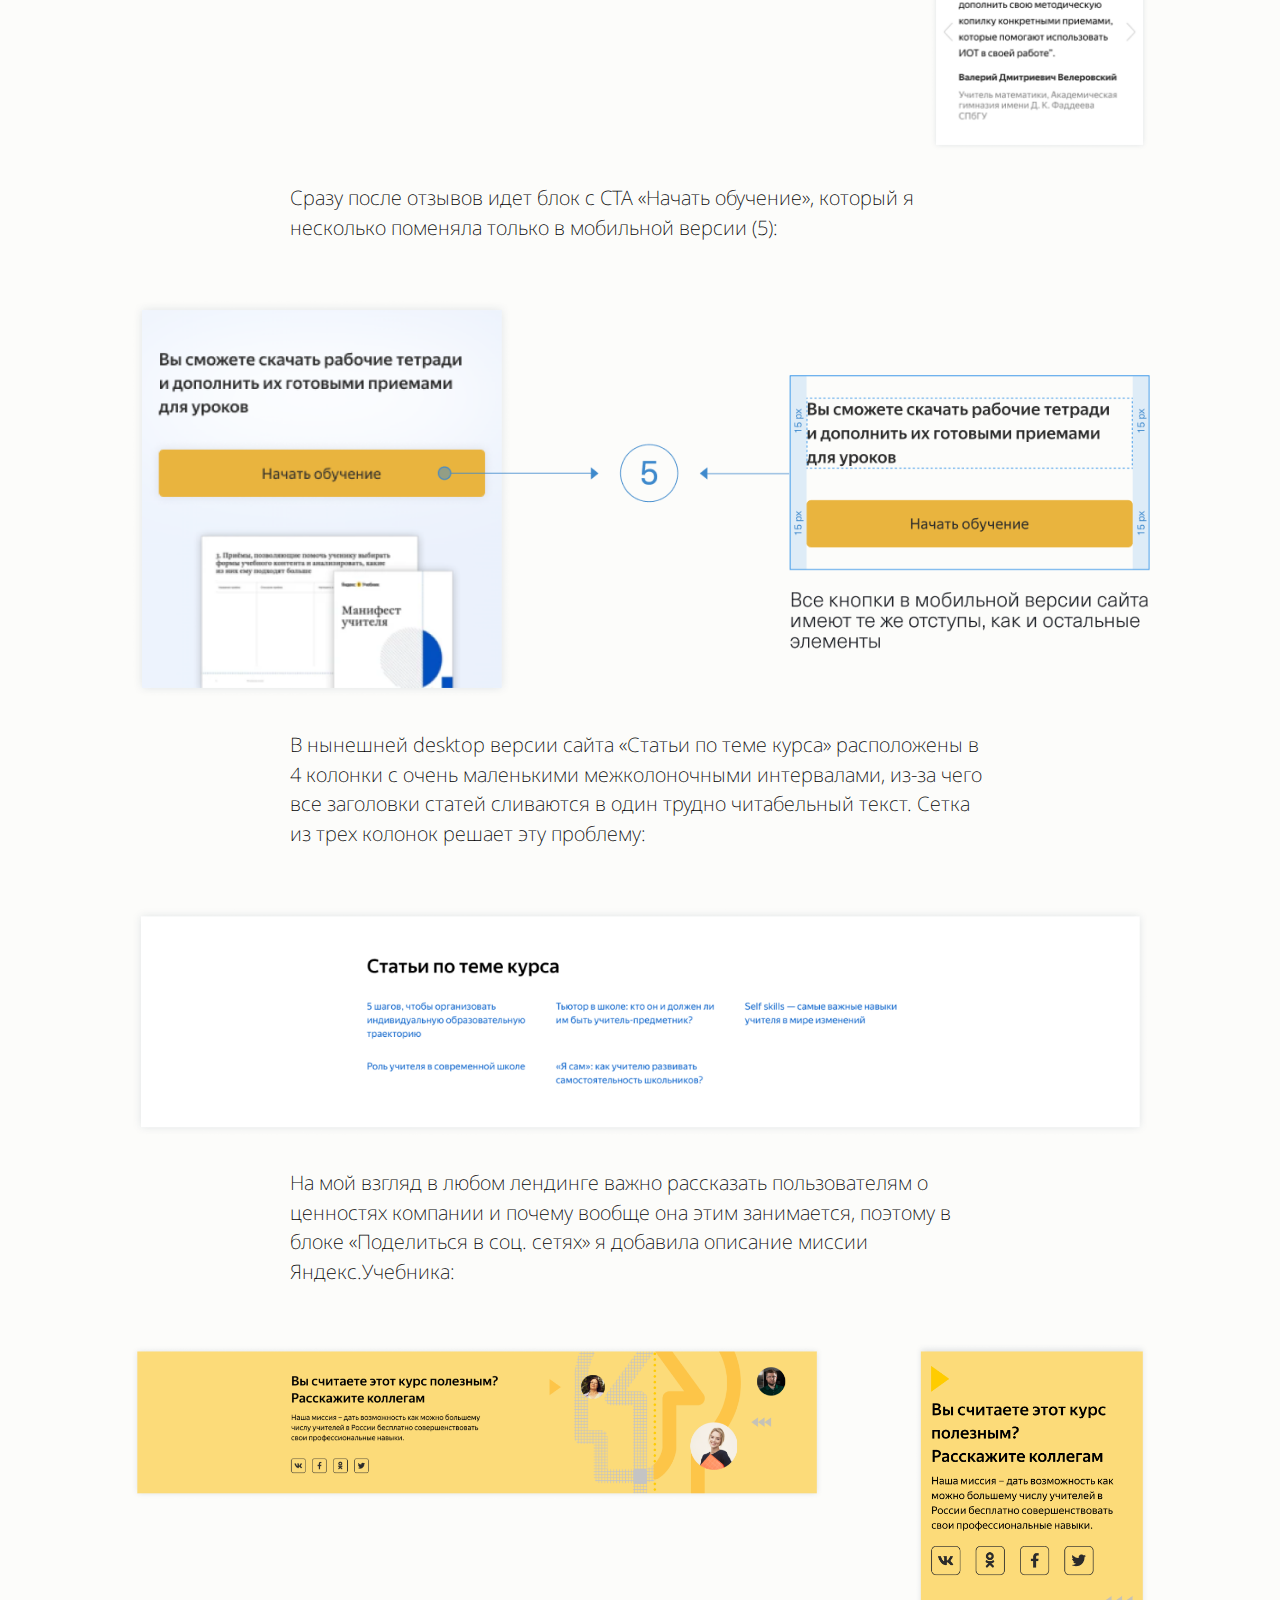
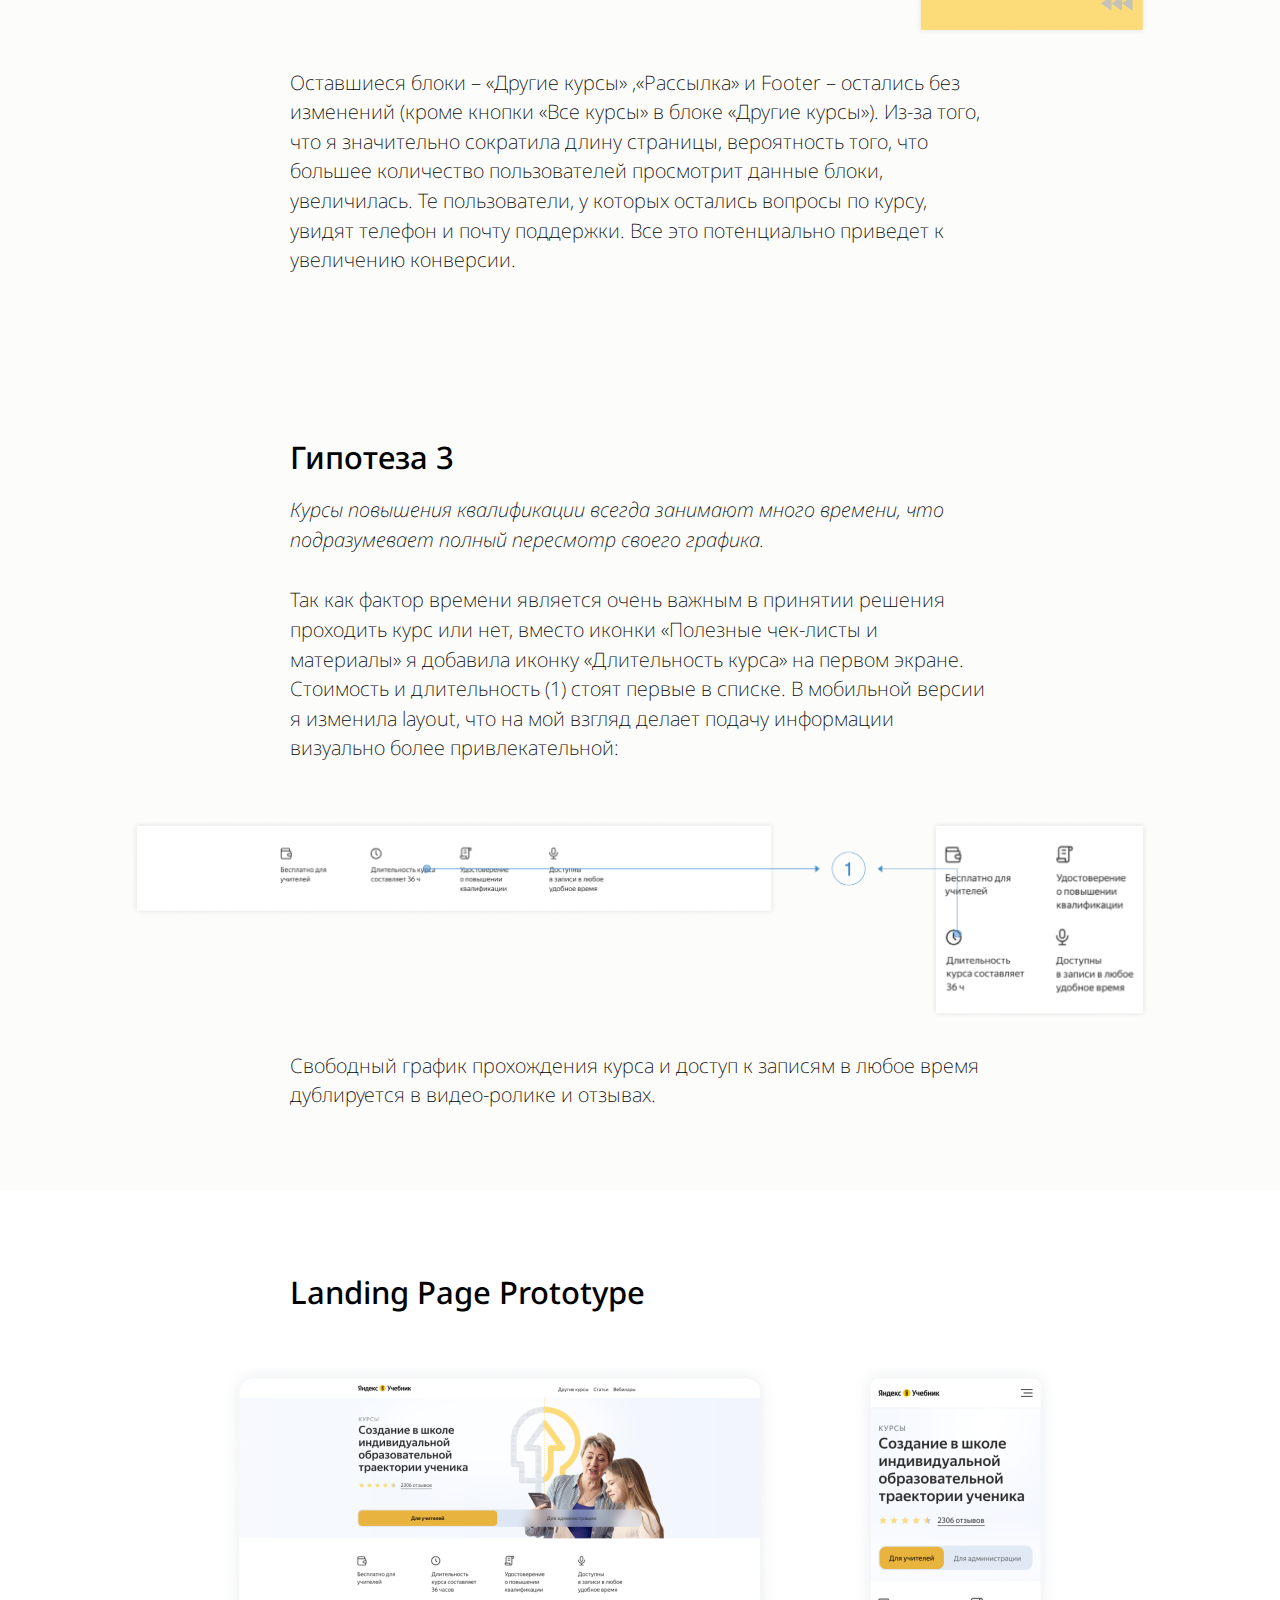
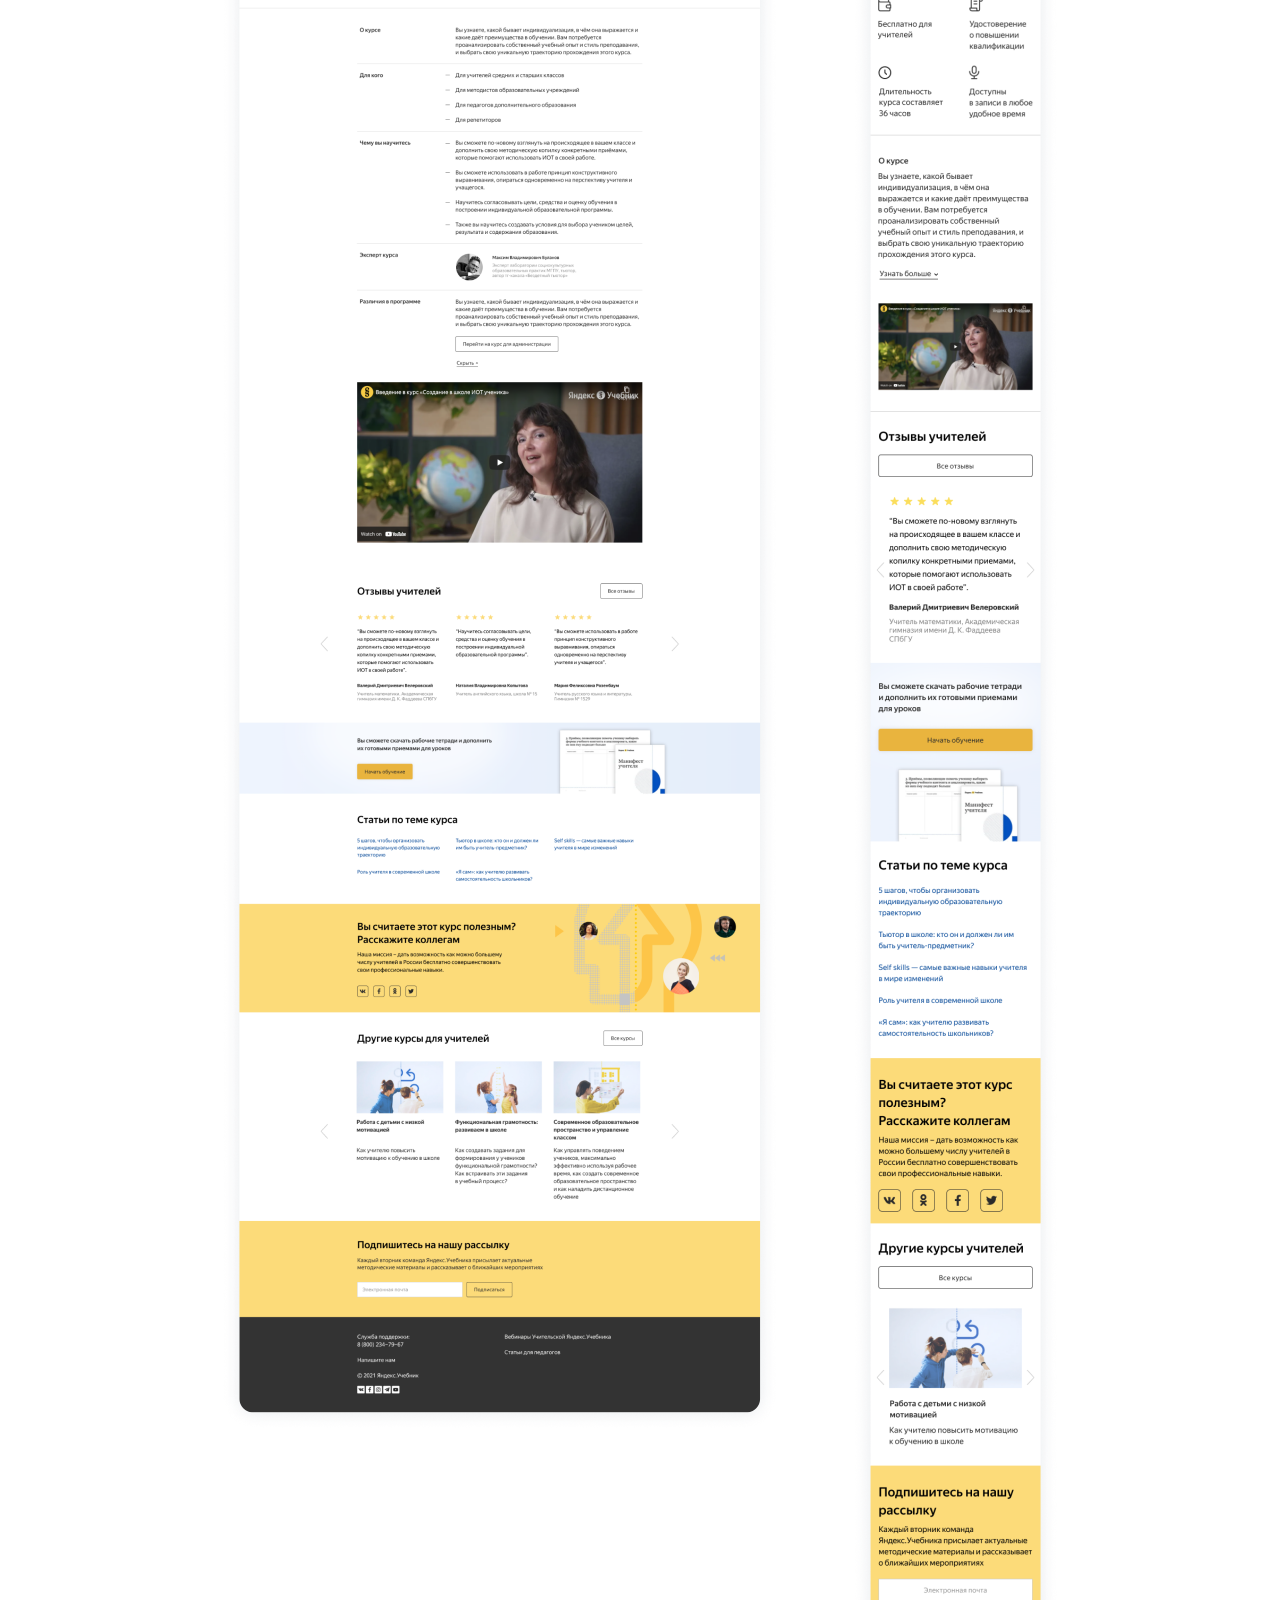
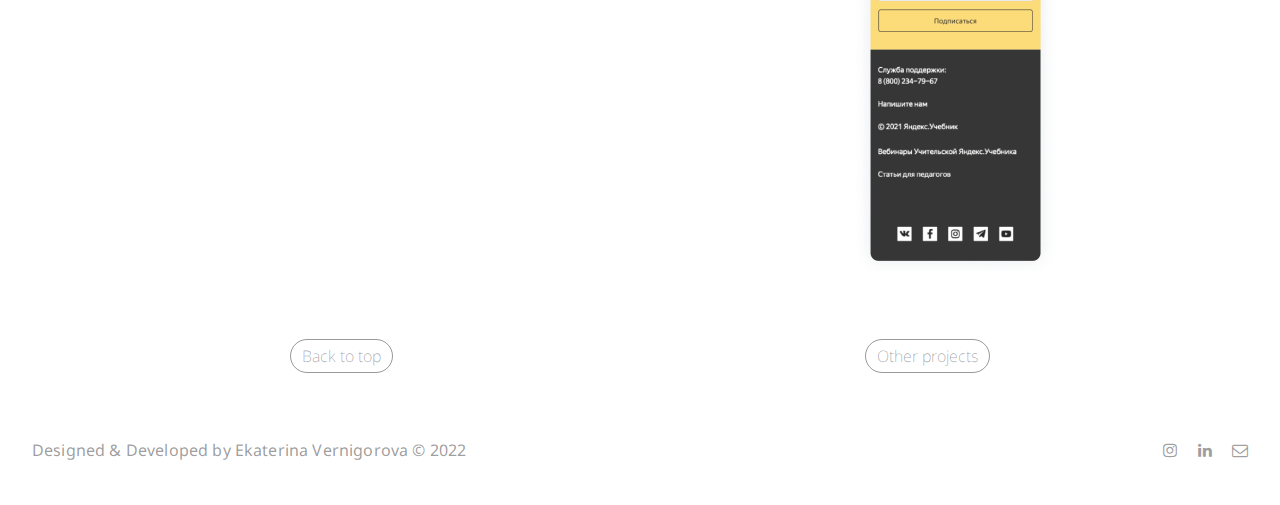
<file: yandex.html>
<!DOCTYPE html>
<html lang="en" dir="ltr">
  <head>
    <meta charset="utf-8">
    <title>Яндекс.Учебник</title>
    <link rel="stylesheet" href="https://cdnjs.cloudflare.com/ajax/libs/font-awesome/4.7.0/css/font-awesome.min.css">
    <link rel="stylesheet" href="build.css">
    <meta name="viewport" content="width=device-width, initial-scale=1.0">
    <script src="jquery.min.js" charset="utf-8"></script>
    <script src="sidebar.js" charset="utf-8"></script>
  </head>
  <body>
    <!-- Header -->
    <header>
      <menu>
          <div class="flex-wrapper-menu">
          <div class="left-menu">
            <ul class="menu-links">
              <li><a href="index.html">Екатерина Вернигорова</a></li>
            </ul>
          </div>

            <div class="menu-logo" id="top"><a href="#"></a></div>

          <div class="right-menu">
            <input type="checkbox" id="menu-toggle">
            <ul class="menu-links" id="mobile-hamburger">
              <li><a href="index.html">Портфолио</a></li>
              <li><a href="https://drive.google.com/file/d/1rS8QZR-4WJ_xSexREimgkVyXL4VpF3A2/view?usp=sharing" target="_blank">Resume</a></li>
              <!-- language switcher -->
              <li class="language-button"><a href="https://ekaterinavernigorova.github.io/en/yandex.html">En</a></li>
              <li class="language-button current"><a href="https://ekaterinavernigorova.github.io/ru/yandex.html">Ru</a></li>
            </ul>
            <label for="menu-toggle" class="menu-toggle-label">
              <span></span>
            </label>
          </div>

        </div>
      </menu>
    </header>

    <!-- Left sidebar -->
    <nav id="dvid">
      <ul>
        <li><a href="#h2-overview">Overview</a></li>
        <li><a href="#h2-user-research">UX исследование</a></li>
        <li><a href="#h2-hypothesis-1">Гипотеза 1</a></li>
        <li><a href="#h2-hypothesis-2">Гипотеза 2</a></li>
        <li><a href="#h2-hypothesis-3">Гипотеза 3</a></li>
        <li><a href="#h2-landing-page-prototype">Landing Page Prototype</a></li>
      </ul>
    </nav>

    <article>
        <!-- First screen image -->
        <section id= "first-screen">
          <div class="text-wrapper-700px hero-title">
            <h1>Яндекс.Учебник</h1>
            <p>Увеличение конверсии лендинга</p>
          </div>
          <div class="hero-image-wrapper-web yandex">
            <img src="images/yandex-hero_img@2x.png" alt="Yandex Uchebnik hero image">
          </div>
        </section>

        <!-- Overview -->
        <section id="othdiv" class="content-wrapper">
          <div class="text-wrapper-700px">
            <h2 id="h2-overview">Overview</h2>
            <p>Яндекс.Учебник – это образовательная платформа, которая предоставляет школьным учителям эффективные инструменты для преподавания онлайн и профессионального роста. Главная цель этого проекта заключалась в том, чтобы увеличить количество людей, заинтересованных в прохождении <a href="https://yandex.ru/promo/education/course/individualnaya-obrazovatelnaya-traektoria" target="_blank">курса "Создание в школе индивидуальной образовательной траектории ученика"</a>, о котором рассказывается на лендинге.</p>
            <div class="overview-details">

              <div class="overview-col">
                <h5>Мои обязанности</h5>
                <ul>
                  <li>UX исследование</li>
                  <li>Редизайн лендинга</li>
                </ul>
              </div>

              <div class="overview-col">
                <h5>Timeline</h5>
                <ul>
                  <li>Март 2022</li>
                </ul>
              </div>

              <div class="overview-col tag">
                <h5>Tags</h5>
                <ul>
                  <li>веб дизайн</li>
                  <li>2022</li>
                </ul>
              </div>

            </div>
          </div>
        </section>


        <!-- User Research -->
        <section class="content-wrapper" >
          <div class="text-wrapper-700px">
            <h2 id="h2-user-research">UX исследование</h2>
            <p>Во время поиска решения я проанализировала лендинги популярных образовательных платформ для русскоязычной и международной аудитории, а также провела интервью с группой учителей разных возрастных категорий, некоторые из которых испытывают трудности в использовании современных технологий.</p>
          </div>
            <div class="spacer-L_desktop"></div>
            <div class="spacer-L_mobile"></div>
        </section>

        <!-- Hypothesis 1-->
      <section class="content-wrapper" id="opaque-background-2">
        <div class="text-wrapper-700px">
          <h2 id="h2-hypothesis-1">Гипотеза 1</h2>
          <p><em>Кнопки в начале экрана (1) вводят пользователей в заблуждение (они считают, что, нажав на соответствующую кнопку, перейдут к обучению, а получают описание курса). Особенно это касается мобильной версии сайта, в котором, чтобы просмотреть весь контент курса, нужно долго скроллить:</em></p>
        </div>

        <img src="images/yandex_Hypothesis-1_img1@2x.png" alt="Yandex Uchebnik hypothesis 1 image 1">

        <div class="text-wrapper-700px">
          <p>Я решила заменить кнопки привычным для мобильных пользователей элементом Tab Control (2):</p>
        </div>

        <img src="images/yandex_Hypothesis-1_img2@2x.png" alt="Yandex Uchebnik hypothesis 1 image 2">

        <div class="text-wrapper-700px">
          <p>Для пользователей, испытывающих трудности в использовании современных технологий, я добавила кнопку перехода на соответствующий курс (3) в описании курса:</p>
        </div>

        <img src="images/yandex_Hypothesis-1_img3@2x.png" alt="Yandex Uchebnik hypothesis 1 image 3">

      </section>

      <!-- Hypothesis 2-->
      <section class="content-wrapper" id="opaque-background-2">
        <div class="text-wrapper-700px">
          <h2 id="h2-hypothesis-2">Гипотеза 2</h2>
          <p><em>Пользователи не уверены в ценности данного курса, так как:</em></p>
          <ol>
            <li><em>он бесплатный;</em></li>
            <li><em>ИОТ хорошо звучит в теории, но мало применим в российских реалиях.</em></li>
          </ol>
          <p>Чтобы заинтересовать пользователей, я решила сделать первый экран максимально информативным. Таким образом пользователи сразу смогут понять о чем данный курс:</p>
        </div>

        <img src="images/yandex_Hypothesis-2_img1@2x.png" alt="Yandex Uchebnik hypothesis 2 image 1">

        <div class="text-wrapper-700px">
          <p>Я убрала описание курса после заголовка, так как оно не дает пользователям четкого представления о материале курса. Блок «О курсе» (1) раскрывается как аккордеон. Программа курса теперь подается в формате видео (2), поскольку таким образом можно более наглядно и привлекательно описать основные этапы прохождения. Рейтинг (3) и отзывы (4), прошедших данный курс пользователей, показывают реальную пользу данных знаний и что меняется в процессе обучения, если применять их на практике:</p>
        </div>

        <img src="images/yandex_Hypothesis-2_img2@2x.png" alt="Yandex Uchebnik hypothesis 2 image 2">

        <div class="text-wrapper-700px">
          <p>Сразу после отзывов идет блок с CTA «Начать обучение», который я несколько поменяла только в мобильной версии (5):</p>
        </div>

        <img src="images/yandex_Hypothesis-2_img3@2x.png" alt="Yandex Uchebnik hypothesis 2 image 3">

        <div class="text-wrapper-700px">
          <p>В нынешней desktop версии сайта «Статьи по теме курса» расположены в 4 колонки с очень маленькими межколоночными интервалами, из-за чего все заголовки статей сливаются в один трудно читабельный текст. Сетка из трех колонок решает эту проблему:</p>
        </div>

        <img src="images/yandex_Hypothesis-2_img4@2x.png" alt="Yandex Uchebnik hypothesis 2 image 4">

        <div class="text-wrapper-700px">
          <p>На мой взгляд в любом лендинге важно рассказать пользователям о ценностях компании и почему вообще она этим занимается, поэтому в блоке «Поделиться в соц. сетях» я добавила описание миссии Яндекс.Учебника:</p>
        </div>

        <img src="images/yandex_Hypothesis-2_img5@2x.png" alt="Yandex Uchebnik hypothesis 2 image 5">

        <div class="text-wrapper-700px">
          <p>Оставшиеся блоки – «Другие курсы» ,«Рассылка» и Footer – остались без изменений (кроме кнопки «Все курсы» в блоке «Другие курсы»). Из-за того, что я значительно сократила длину страницы, вероятность того, что большее количество пользователей просмотрит данные блоки, увеличилась. Те пользователи, у которых остались вопросы по курсу, увидят телефон и почту поддержки. Все это потенциально приведет к увеличению конверсии.</p>
        </div>

      </section>

      <!-- Hypothesis 3-->
      <section class="content-wrapper" id="opaque-background-2">
        <div class="text-wrapper-700px">
          <h2 id="h2-hypothesis-3">Гипотеза 3</h2>
          <p><em>Курсы повышения квалификации всегда занимают много времени, что подразумевает полный пересмотр своего графика.</em></p>
          <p>Так как фактор времени является очень важным в принятии решения проходить курс или нет, вместо иконки «Полезные чек-листы и материалы» я добавила иконку «Длительность курса» на первом экране. Стоимость и длительность (1) стоят первые в списке. В мобильной версии я изменила layout, что на мой взгляд делает подачу информации визуально более привлекательной:</p>
        </div>

        <img src="images/yandex_Hypothesis-3_img1@2x.png" alt="Yandex Uchebnik hypothesis 3 image 1">

        <div class="text-wrapper-700px">
          <p>Свободный график прохождения курса и доступ к записям в любое время дублируется в видео-ролике и отзывах.</p>
        </div>

      </section>

      <!-- Prototype -->
      <section class="content-wrapper">
        <div class="text-wrapper-700px">
          <h2 id="h2-landing-page-prototype">Landing Page Prototype</h2>
        </div>

        <img src="images/yandex_prototype-p1@2x.png" alt="Yandex.Uchebnik Landing Page Prototype image">
        <img class="no-paddings" src="images/yandex_prototype-p2@2x.png" alt="Yandex.Uchebnik Landing Page Prototype image">
        <img class="no-paddings" src="images/yandex_prototype-p3@2x.png" alt="Yandex.Uchebnik Landing Page Prototype image">

      </section>
      <!-- Other Projects -->
      <section class="bottom-navigation">
        <div class="flex-wrapper-700px">
          <a class="other-projects" href="#top">
          <p>Back to&nbsp;top</p>
          </a>

          <a class="other-projects" href="index.html">
            <p id="p-other-projects">Other projects</p>
          </a>
        </div>
      </section>
  </article>

  <!-- Footer -->
  <footer class="case_studies">
    <div class="flex-wrapper-footer">
      <span class="copyright">Designed &amp;&nbsp;Developed
                              by Ekaterina Vernigorova
                              &copy;&nbsp;2022</span>
      <ul class="contact">
        <!-- <li><a href="http://www.behance.net/katyavernigorova" class="fa fa-behance"></a></li> -->
        <li><a href="https://www.instagram.com/blukipp/" class="fa fa-instagram" target="_blank"></a></li>
        <li><a href="http://linkedin.com/in/ekaterina-vernigorova-09b708210" class="fa fa-linkedin" target="_blank"></a></li>
        <li><a href="mailto:katya_vernigorova@fastmail.com" class="fa fa-envelope-o" target="_blank"></a></li>
      </ul>
    </div>
  </footer>

</body>
</html>
</file>
<file: build.css>
@import "reset.css";
@import url('https://fonts.googleapis.com/css2?family=Noto+Sans:ital,wght@0,200;0,400;0,500;1,200&display=swap');

*, *::before, *::after {
  /* all divs' paddings/margins don't extend beyond the parent div */
  -webkit-box-sizing: border-box;
          box-sizing: border-box;
  /* making text more attractive  */
  -webkit-font-smoothing: antialiased;
  -moz-osx-font-smoothing: grayscale;
}

body {
  font-family: 'Noto Sans', sans-serif;
  min-height: 100%;
}


/* top menu */

menu {
  position: absolute;
  top: 0;
  left: 0;
  background-color: white;
  width: 100%;
  -webkit-box-sizing: border-box;
          box-sizing: border-box;
  padding: 15px 0;
  z-index: 1001;
}

.flex-wrapper-menu {
  width: 95vw;
  display: -webkit-box;
  display: -ms-flexbox;
  display: flex;
  -webkit-box-pack: justify;
      -ms-flex-pack: justify;
          justify-content: space-between;
  -webkit-box-align: center;
      -ms-flex-align: center;
          align-items: center;
  margin: auto;
}

.menu-logo {
  width: 34px;
  height: 24px;
  background-image: url('images/logo_icon.svg');
}

.left-menu {
  width: calc(50% - 17px);
  display: -webkit-box;
  display: -ms-flexbox;
  display: flex;
  -webkit-box-pack: start;
      -ms-flex-pack: start;
          justify-content: flex-start;
  -webkit-box-align: center;
      -ms-flex-align: center;
          align-items: center;
}

.right-menu {
  width: calc(50% - 17px);
  display: -webkit-box;
  display: -ms-flexbox;
  display: flex;
  -webkit-box-orient: horizontal;
  -webkit-box-direction: normal;
      -ms-flex-direction: row;
          flex-direction: row;
  -webkit-box-pack: end;
      -ms-flex-pack: end;
          justify-content: flex-end;
  -webkit-box-align: center;
      -ms-flex-align: center;
          align-items: center;
}

ul#mobile-hamburger {
  display: -webkit-box;
  display: -ms-flexbox;
  display: flex;
  align-items: center;
}

input#menu-toggle {
  display: none;
}

.menu-toggle-label {
  display: none;
}

.menu-links a {
  font-weight: 400;
  font-size: 16px;
  line-height: 100%;
  letter-spacing: 0.025em;
  color: rgba(0, 0, 0, 0.4);
  text-decoration: none;
}

.menu-links li + li {
  margin-left: 1.5vw;
}

.menu-links a:hover {
  color: rgba(0, 0, 0, 0.6);
  -webkit-transition: color 0.3s ease;
  -o-transition: color 0.3s ease;
  transition: color 0.3s ease;
}

.language-button {
  padding: 7px 6px;
  border: 0.5px solid rgba(0, 0, 0, 0.4);
  /* box-shadow: 0px 0px 12px 0px rgba(0,0,0,0.1); */
  border-radius: 30px;
}

.language-button:hover {
  color: rgba(0, 0, 0, 1);
  background-color: #F2F2F0;
  border: none;
  /* border: 0.5px solid rgba(0, 0, 0, 0.7); */
}

.current {
  background-color: #E3E3E1;
  border: none;
  /* box-shadow: 0px 0px 0px 0px rgba(0,0,0,0); */
}

.current a {
  color: rgba(0, 0, 0, 1);
}

/* home page */

.wrapper {
  -webkit-box-sizing: border-box;
          box-sizing: border-box;
  width: 95vw;
  margin: 120px auto 0;
}

.home-text-wrapper {
  padding: 0 80px;
  margin: auto;
  text-align: center;
}

/* grid layout */
.home-case_studies {
  display: -ms-grid;
  display: grid;
  grid-gap: 0.35rem;
  -ms-grid-columns: 1fr 0.35rem 1fr;
  grid-template-columns: repeat(2, 1fr);
  padding: 60px 0;
}

/* case study card */
.card_overlay.description h4 {
  margin: 0;
  padding-top: 0;
}

.card_overlay.description p {
  margin-top: 6px;
  font-size: 13px;
  letter-spacing: 0.02em;
}

.card_overlay.tag h6 {
  font-size: 13px;
  font-weight: 400;
  line-height: 150%;
  letter-spacing: 0.02em;
}

.card_overlay.tag h6 + h6 {
  margin-left: 10px;
}

a.project_card {
  position: relative;
}

.card_img {
  width: 100%;
  display: block;
  /* aspect-ratio: 1 / 1.3; */
  -o-object-fit: cover;
     object-fit: cover;
}

.card_overlay {
  position: absolute;
  padding: 20px;
}

.card_overlay.description {
  /* stretching the container to fill the whole width&height of the parent element */
  margin: auto;
  top: 0;
  right: 0;
  bottom: 0;
  left: 0;
  /* centering content inside the container */
  display: -webkit-box;
  display: -ms-flexbox;
  display: flex;
  -webkit-box-orient: vertical;
  -webkit-box-direction: normal;
      -ms-flex-direction: column;
          flex-direction: column;
  -webkit-box-pack: center;
      -ms-flex-pack: center;
          justify-content: center;
  -webkit-box-align: center;
      -ms-flex-align: center;
          align-items: center;
  /* overlay initial state */
  background: rgba(255, 255, 255, 0.95);
  color: inherit;
  opacity: 0;
}

.card_overlay.description:hover {
  opacity: 1;
  -webkit-transition: 0.25s ease;
  -o-transition: 0.25s ease;
  transition: 0.25s ease;
}

.card_overlay.tag {
  top: 0;
  left: 0;
  display: -webkit-box;
  display: -ms-flexbox;
  display: flex;
  -webkit-box-orient: horizontal;
  -webkit-box-direction: normal;
      -ms-flex-direction: row;
          flex-direction: row;
}

.card_overlay.tag > * {
  border: 0.75px solid rgba(0, 0, 0, 0.3);
  border-radius: 20px;
  padding: 0 8px;
  text-transform: lowercase;
  color: rgba(0, 0, 0, 0.3);
}

@media (min-width: 1920px) {
  .home-case_studies {
    -ms-grid-columns: (1fr)[4];
    grid-template-columns: repeat(4, 1fr);
  }

  footer.home_page {
    position: absolute;
    bottom: 0;
    width: 100%;
  }
}

@media (min-device-width: 768px) and (max-device-width: 1024px) and (orientation: portrait) {
  .home-text-wrapper {
    padding: 0 30px;
  }
}

@media (min-device-width: 320px) and (max-device-width: 767px) and (orientation: portrait) {
  .wrapper {
    margin: 90px auto 0;
    width: 100vw;
  }

  .home-text-wrapper {
    padding: 0 15px;
  }

  .home-case_studies {
    -ms-grid-columns: (1fr)[1];
    grid-template-columns: repeat(1, 1fr);
    padding: 50px 0;
  }
}


/* case study sidebar */

nav {
  -webkit-box-sizing: border-box;
          box-sizing: border-box;
  position: fixed;
  top: 0;
  left: 0;
  margin: 2.5vw;
  width: 330px;
  opacity: 0.3;
  z-index: 999;
}

nav:hover {
  opacity: 1;
  -webkit-transition: color 0.3s ease;
  -o-transition: color 0.3s ease;
  transition: color 0.3s ease;
}

nav a {
  text-decoration: none;
}

nav li {
  font-size: 16px;
  line-height: 100%;
  font-weight: 300;
  letter-spacing: 0.01em;
  padding-top: 15px;
  color: rgba(0, 0, 0, 1)
}

nav > ul > li {
  font-weight: 500;
}
nav ul ul li {
  margin-left: 8px;
}

@media (max-width: 1340px) {
  nav {
    display: none;
  }
}


/* case study unique styles */

/* Yandex Uchebnik */
.yandex {
  background: #F4F8FE;
}

/* sylvan website */
.sylvan {
  background: rgb(224,227,238);
  background: -webkit-linear-gradient(317deg, rgba(224,227,238,1) 0%, rgba(229,232,241,1) 45%, rgba(216,220,229,1) 100%);
  background: -o-linear-gradient(317deg, rgba(224,227,238,1) 0%, rgba(229,232,241,1) 45%, rgba(216,220,229,1) 100%);
  background: linear-gradient(47deg, rgba(224,227,238,1) 0%, rgba(229,232,241,1) 45%, rgba(216,220,229,1) 100%);
}

.package-wrapper {
  width: 1020px;
  padding: 56px 0 0;
  margin: 0 auto;
}

.package-2r {
  display: grid;
  grid-template-columns: repeat(3, 1fr);
  grid-template-rows: repeat(2, 1fr);
  grid-gap: 0;
}

.package-1r {
  display: grid;
  grid-template-columns: repeat(3, 1fr);
  grid-template-rows: repeat(1, 1fr);
  grid-gap: 0;
}

.package-2r li,
.package-1r li {
  max-width: 340px;
  max-height: 340px;
}

.package-2r img,
.package-1r img {
  width: 100%;
  height: auto;
  padding: 0;
}

.cider1-1 {
  grid-column: 1 / span 1;
  grid-row: 1 / span 1;
}

.cider1-2 {
  grid-column: 1 / span 1;
  grid-row: 2 / span 1;
}

.cider2-1 {
  grid-column: 2 / span 1;
  grid-row: 1 / span 1;
}

.cider2-2 {
  grid-column: 2 / span 1;
  grid-row: 2 / span 1;
}

.cider3-1 {
  grid-column: 3 / span 1;
  grid-row: 1 / span 1;
}

.cider3-2 {
  grid-column: 3 / span 1;
  grid-row: 2 / span 1;
}

.ocider1-1 {
  grid-column: 1 / span 1;
  grid-row: 1 / span 1;
}

.ocider2-1 {
  grid-column: 2 / span 1;
  grid-row: 1 / span 1;
}

.ocider3-1 {
  grid-column: 3 / span 1;
  grid-row: 1 / span 1;
}

iframe.embed_2-1 {
  aspect-ratio: 2.02/1;
}

.web_description {
  background-color: #FCFCFA;
}

.web_description img {
  padding: 56px 0;
}

.web_description img + .text-wrapper-700px p {
  padding-top: 0;
}

.web_description-blue {
  background-color: #2C3844;
  color: white;
}

#web_description__video-wrapper {
  display: flex;
  justify-content: center;
}

.web_description__video {
  width: 1020px;
}

@media (min-device-width: 768px) and (max-device-width: 1024px) and (orientation: portrait) {
  .package-wrapper,
  .web_description__video {
    width: calc(100% - 70px);
  }
}

@media (min-device-width: 320px) and (max-device-width: 767px) and (orientation: portrait) {
  .package-wrapper {
    width: calc(100% - 30px);
    padding: 35px 0 0;
  }

  .package-2r {
    display: grid;
    grid-template-columns: repeat(1, 1fr);
    grid-template-rows: repeat(6, 1fr);
    grid-gap: 0;
  }

  .package-1r {
    display: grid;
    grid-template-columns: repeat(1, 1fr);
    grid-template-rows: repeat(3, 1fr);
    grid-gap: 0;
  }

  .cider1-1 {
    grid-column: 1 / span 1;
    grid-row: 1 / span 1;
  }

  .cider1-2 {
    grid-column: 1 / span 1;
    grid-row: 2 / span 1;
  }

  .cider2-1 {
    grid-column: 1 / span 1;
    grid-row: 4 / span 1;
  }

  .cider2-2 {
    grid-column: 1 / span 1;
    grid-row: 3 / span 1;
  }

  .cider3-1 {
    grid-column: 1 / span 1;
    grid-row: 5 / span 1;
  }

  .cider3-2 {
    grid-column: 1 / span 1;
    grid-row: 6 / span 1;
  }

  .ocider1-1 {
    grid-column: 1 / span 1;
    grid-row: 1 / span 1;
  }

  .ocider2-1 {
    grid-column: 1 / span 1;
    grid-row: 2 / span 1;
  }

  .ocider3-1 {
    grid-column: 1 / span 1;
    grid-row: 3 / span 1;
  }

  .web_description img {
    padding: 35px 0;
  }

  .web_description__video {
    width: calc(100% - 30px);
  }
}

/* kind app */

/* hero */
.kind {
  background: #EFF3F9;
}

/* research */
img#img-700px + p {
  padding-top: 56px;
}
/* problem */
.problem-takeaways {
  width: 700px;
  margin: 0 auto;
  padding-top: 40px;
  display: grid;
  grid-template-rows: 1fr 1fr 1fr;
  grid-gap: 40px;
}

.takeaway-wrapper {
  display: flex;
  align-items: center;
}

.takeaway-wrapper img {
  width: 70px;
  margin-right: 25px;
  padding-top: 0;
}

.takeaway-wrapper p {
  /* font-size: 16px; */
  padding-top: 0;
  line-height: 152%;
}

@media (min-device-width: 320px) and (max-device-width: 767px) and (orientation: portrait) {
  .problem-takeaways {
    width: calc(100% - 30px);
  }

  .takeaway-wrapper {
    flex-direction: column;
    justify-content: center;
 }

  .takeaway-wrapper img {
    width: 100px;
    margin: 0 auto 20px;
  }
}



/* book nook app */
.book-nook {
  background: #0D0D0D;
}





/* case study desktop */

article section.content-wrapper {
  padding: 81px 0 0;
  margin: auto;
}

article {
  padding: 61px 0 0;
}

.hero-title {
  text-align: center;
  padding: 92px 0 33px;
}

.hero-title p {
  padding-top: 12px;
}

.hero-image-wrapper-app,
 .hero-image-wrapper-web {
  display: -webkit-box;
  display: -ms-flexbox;
  display: flex;
  -webkit-box-pack: center;
      -ms-flex-pack: center;
          justify-content: center;
  margin: 0 auto;
  padding: 128px 0;
  overflow: hidden;
}

.hero-image-wrapper-app img,
.hero-image-wrapper-web img  {
  width: 1778px;
  padding-top: 0;
}

.overview-details {
  display: -ms-grid;
  display: grid;
  grid-gap: 10px;
  -ms-grid-columns: 1fr 10px 1fr 10px 1fr;
  grid-template-columns: 1fr 1fr 1fr;
}

.overview-col h5 {
  margin: 36px 0 15px;
}

.overview-col.tag h5 {
  margin: 36px 0 7px;
}

.overview-col ul li{
  font-weight: 400;
  letter-spacing: 0.01em;
  line-height: 160%;
  margin-top: 6px;
}

.overview-col.tag {
  position: relative;
}

.overview-col.tag li{
  display: -ms-inline-grid;
  display: inline-grid;
  background-color: #F2F2F0;
  border-radius: 20px;
  padding: 0 10px;
  margin-right: 5px;
  text-transform: lowercase;
}

article section.video-wrapper {
  margin: auto;
}

#opaque-background-1 {
  background-color: #F6F7F1;
  padding-bottom: 81px;
}

#opaque-background-2 {
  background-color: #FCFCFA;
  padding-bottom: 81px;
}

.text-wrapper-700px {
  width: 700px;
  margin: auto;
}

.text-wrapper-500px {
  width: 500px;
}

.spacer-L_desktop {
  display: block;
  height: 81px;
}

.spacer-L_mobile {
  height: 51px;
  display: none;
}

a {
  color: inherit;
}

h1, h3, h5 {
  font-weight: 400;
}

h1 {
  font-size: 41px;
  line-height: 125%;
  letter-spacing: 0.005em;
}

h2 {
  font-weight: 500;
  font-size: 31px;
  line-height: 130%;
}

h3 {
  font-size: 27px;
  line-height: 130%;
}

article p + h3 {
  padding-top: 48px;
}

article ol + h3 {
  padding-top: 42px;
}

h4 {
  font-weight: 500;
  font-size: 20px;
  line-height: 152%;
  padding-top: 31px;
  letter-spacing: 0.02em;
}

h5 {
  font-size: 16px;
  color: rgba(0, 0, 0, 0.4);
  line-height: 100%;
}

 p, ol li, blockquote {
  font-size: 20px;
  font-weight: 200;
}

article p {
  line-height: 148%;
  padding-top: 31px;
}

.footnote {
  font-size: 16px;
  line-height: 100%;
  padding-top: 15px;
  letter-spacing: 0.01em;
  color: rgba(0, 0, 0, 0.3);
}

article h2 + p,
article h3 + p,
article blockquote + p
{
  padding-top: 18px;
}

article ol li{
  list-style: decimal inside;
  line-height: 148%;
  padding-top: 20px;
}

article ol li:first-child {
  padding-top: 19px;
}

article ol + p {
  padding-top: 20px;
}

article blockquote {
  position: relative;
  font-style: italic;
  line-height: 152%;
  padding-top: 19px;
}

article blockquote::before {
  content: "";
  display: block;
  position: absolute;
  width: 2px;
  height: 70%;
  margin-left: -12px;
  background: black;
}

.no-paddings {
  padding: 0;
}

article em {
  font-style: italic;
}

article img {
  width: 1020px;
  padding-top: 56px;
  display: block;
  margin: auto;
}

.desktop{
  display: block;
}

.mobile{
  display: none;
}

img#img-700px {
  width: 700px;
}

article .opaque-background img {
  width: 700px;
  padding: 45px 0 81px;
}

img.icon {
  width:24px;
  margin:0;
  padding:0 0 0 11px
}

#absolute-1,
#absolute-2  {
  position: relative;
  width: 100%;
  max-width: 1680px;
  height: 629px;
}

#absolute-1 .text-wrapper-500px {
  position: absolute;
  top: 142px;
  left: 827px;
}

.main-preview__video {
  width: 277px;
  height: 548px;
}

#onboarding-video {
  position: absolute;
  top: 81px;
  left: 463px;
}

#absolute-2 .text-wrapper-500px {
  position: absolute;
  top: 142px;
  left: 330px;
}

#book-details-video {
  position: absolute;
  top: 81px;
  left: 920px;
}

.video-wrapper {
  display: -webkit-box;
  display: -ms-flexbox;
  display: flex;
  -webkit-box-pack: center;
      -ms-flex-pack: center;
          justify-content: center;
}

iframe {
  width: 1020px;
  aspect-ratio: 16/9;
}

.bottom-navigation {
  display: -webkit-box;
  display: -ms-flexbox;
  display: flex;
  -webkit-box-pack: center;
      -ms-flex-pack: center;
          justify-content: center;
}

.flex-wrapper-700px {
  width: 700px;
  display: -webkit-box;
  display: -ms-flexbox;
  display: flex;
  -webkit-box-pack: justify;
      -ms-flex-pack: justify;
          justify-content: space-between;
  padding: 68px 0;
}

.flex-wrapper-1020px {
  width: 1020px;
  display: -webkit-box;
  display: -ms-flexbox;
  display: flex;
  -webkit-box-pack: justify;
      -ms-flex-pack: justify;
          justify-content: space-between;
  -webkit-box-align: center;
      -ms-flex-align: center;
          align-items: center;
  margin: auto;
}

article .other-projects {
  padding: 8px 11px;
  border: 0.5px solid rgba(0, 0, 0, 0.4);
  border-radius: 30px;
  color: rgba(0, 0, 0, 0.4);
}

article .other-projects:hover {
  color: rgba(0, 0, 0, 0.6);
  background-color: #F2F2F0;
  border: none;
}

article a.other-projects {
  display: -webkit-box;
  display: -ms-flexbox;
  display: flex;
  -webkit-box-pack: justify;
      -ms-flex-pack: justify;
          justify-content: space-between;
  -webkit-box-align: center;
      -ms-flex-align: center;
          align-items: center;
  text-decoration: none;
}

.other-projects p {
  padding-top: 0;
  font-size: 16px;
  line-height: 100%;
}


/* footer */

footer {
  display: -webkit-box;
  display: -ms-flexbox;
  display: flex;
  -webkit-box-pack: center;
      -ms-flex-pack: center;
          justify-content: center;
  padding-bottom: 45px;
  font-size: 16px;
  line-height: 121%;
  letter-spacing: 0.01em;
  color: rgba(0, 0, 0, 0.4);
}

.flex-wrapper-footer {
  width: 95vw;
  display: -webkit-box;
  display: -ms-flexbox;
  display: flex;
  -webkit-box-pack: justify;
      -ms-flex-pack: justify;
          justify-content: space-between;
  -webkit-box-align: center;
      -ms-flex-align: center;
          align-items: center;
  margin: auto;
}

.copyright {
  font-weight: 400;
}

.contact {
  display: -webkit-box;
  display: -ms-flexbox;
  display: flex;
  -webkit-box-orient: horizontal;
  -webkit-box-direction: normal;
      -ms-flex-direction: row;
          flex-direction: row;
  -webkit-box-pack: end;
      -ms-flex-pack: end;
          justify-content: flex-end;
}

.contact li {
  padding-left: 1.5vw;
}

.contact a:hover {
  color: rgba(0, 0, 0, 0.6);
}

.fa {
  font-size: 16px;
  width: 16px;
  text-align: center;
  text-decoration: none;
}

@media (min-width: 1920px) {

  footer.case_studies {
    position: static;
    width: 100%;
  }
}

@media (max-width: 1280px) {
  #absolute-1 .text-wrapper-500px {
    left: 612px;
  }

  #onboarding-video {
    left: 238px;
  }

  #absolute-2 .text-wrapper-500px {
    left: 145px;
  }

  #book-details-video {
    left: 735px;
  }
}


@media (max-width: 1194px) {
  article img,
  iframe {
    width: calc(100% - 70px);
  }

  article {
    margin: 0 auto;
  }
}

/* case study tablet–desktop */

@media (min-device-width: 768px) and (max-device-width: 1024px) and (orientation: portrait){
  article img {
    width: 700px;
  }

  iframe {
    width: 700px;
    height: 393.75px;
  }

  #absolute-1,
  #absolute-2  {
    height: 451px;
    display: -webkit-box;
    display: -ms-flexbox;
    display: flex;
    -webkit-box-orient: horizontal;
    -webkit-box-direction: normal;
        -ms-flex-direction: row;
            flex-direction: row;
    -webkit-box-pack: center;
        -ms-flex-pack: center;
            justify-content: center;
    -webkit-box-align: start;
        -ms-flex-align: start;
            align-items: flex-start;
  }

  #absolute-1 {
    -webkit-box-orient: horizontal;
    -webkit-box-direction: reverse;
        -ms-flex-direction: row-reverse;
            flex-direction: row-reverse;
  }

  #absolute-1 .text-wrapper-500px {
    width: 450px;
    position: static;
    margin-top: 61px;
    margin-left: 65px;
    top: 0;
    left: 0;
  }

  .main-preview__video {
    width: 187px;
    height: 370px;
  }

  #onboarding-video,
  #book-details-video {
    position: static;
    top: 0;
    left: 0;
  }

  #absolute-2 .text-wrapper-500px {
    width: 450px;
    position: static;
    margin-top: 21px;
    margin-right: 65px;
    top: 0;
    left: 0;
  }
}

/* case study mobile */

@media (min-device-width: 320px) and (max-device-width: 767px) and (orientation: portrait) {
  /* menu */
  .flex-wrapper-menu,
  .flex-wrapper-footer {
    width: 100%;
  }

  .left-menu {
    visibility: hidden;
  }

  .right-menu {
    display: -webkit-box;
    display: -ms-flexbox;
    display: flex;
    -webkit-box-pack: end;
        -ms-flex-pack: end;
            justify-content: flex-end;
    -webkit-box-align: center;
        -ms-flex-align: center;
            align-items: center;
  }

  #menu-toggle {
    display: block;
    visibility: hidden;
  }

  .menu-toggle-label {
    display: block;
    padding: 0 15px;
    cursor: pointer;
  }

  .menu-toggle-label span,
  .menu-toggle-label span::before,
  .menu-toggle-label span::after {
    display: block;
    position: relative;
    background: black;
    width: 1.5em;
    height: 1.5px;
    /* border-radius: 2px; */

  }

  .menu-toggle-label span::before,
  .menu-toggle-label span::after {
    content: '';
    position: absolute;
  }

  .menu-toggle-label span::before {
    bottom: 7px;
  }

  .menu-toggle-label span::after {
    top: 7px;
  }

  ul#mobile-hamburger {
    display: -webkit-box;
    display: -ms-flexbox;
    display: flex;
    -webkit-box-orient: vertical;
    -webkit-box-direction: normal;
        -ms-flex-direction: column;
            flex-direction: column;
    -webkit-box-pack: center;
        -ms-flex-pack: center;
            justify-content: center;
    -webkit-box-align: center;
        -ms-flex-align: center;
            align-items: center;
    position: absolute;
    top: 0;
    height: 100vh;
    width: 100vw;
    background: white;
    -webkit-transform: scale(1,0);
        -ms-transform: scale(1,0);
            transform: scale(1,0);
    /* the menu slides down from the top instead of the center */
    -webkit-transform-origin: top;
        -ms-transform-origin: top;
            transform-origin: top;
    -webkit-transition: -webkit-transform 400ms ease-in-out;
    transition: -webkit-transform 400ms ease-in-out;
    -o-transition: transform 400ms ease-in-out;
    transition: transform 400ms ease-in-out;
    transition: transform 400ms ease-in-out, -webkit-transform 400ms ease-in-out;
  }

  ul#mobile-hamburger li {
    margin-bottom: 36px;
  }

  ul#mobile-hamburger li a {
    text-align: center;
    opacity: 0;
    /* transition comes without a delay when the menu shrinks */
    -webkit-transition: opacity 150ms ease-in-out ;
    -o-transition: opacity 150ms ease-in-out ;
    transition: opacity 150ms ease-in-out ;
  }

  .menu-links li + li {
    margin-left: 0;
  }

  #menu-toggle:checked ~ ul#mobile-hamburger {
    -webkit-transform: scale(1,1);
        -ms-transform: scale(1,1);
            transform: scale(1,1);
  }

  /* three elements below transform into an X button, rotating in 45 deg and moving all the hamburger lines back to (0;0) */
  #menu-toggle:checked ~ .menu-toggle-label span {
    -webkit-transform: rotate(45deg);
        -ms-transform: rotate(45deg);
            transform: rotate(45deg);
  }

  #menu-toggle:checked ~ .menu-toggle-label span::before {
    -webkit-transform: rotate(90deg);
        -ms-transform: rotate(90deg);
            transform: rotate(90deg);
    bottom: 0;
  }

  #menu-toggle:checked ~ .menu-toggle-label span::after {
    -webkit-transform: rotate(90deg);
        -ms-transform: rotate(90deg);
            transform: rotate(90deg);
    top: 0;
  }

  /* links gradually appear after the menu slides down */
  #menu-toggle:checked ~ ul#mobile-hamburger a {
    opacity: 1;
    /* transition comes with a delay when the menu is checked */
    -webkit-transition: opacity 250ms ease-in-out 250ms;
    -o-transition: opacity 250ms ease-in-out 250ms;
    transition: opacity 250ms ease-in-out 250ms;
  }

  /* article */

  article section.content-wrapper {
    padding: 51px 0 0;
    }

    #opaque-background-1 {
      padding-bottom: 51px;
    }

    #opaque-background-2 {
      padding-bottom: 51px;
    }

    .spacer-L_desktop {
      display: none;
    }

    .spacer-L_mobile {
      display: block;
    }
    h1 {
      font-size: 28px;
    }

    h2 {
      font-size: 24px;
    }

    h3 {
      font-size: 21px;
    }

    h4 {
      font-size: 16px;
      padding-top: 29px;
    }

    h5 {
      font-size: 14px;
    }

    p, ol li, blockquote {
      font-size: 16px;
    }

    article p + h3,
    article ol + h3 {
      padding-top: 35px;
    }

    article h2 + p,
    article h3 + p,
    article blockquote + p
    {
      padding-top: 16px;
    }

    article ol li,
    article ol + p,
    article blockquote {
      padding-top: 17px;
    }

    article ol li:first-child {
      padding-top: 16px;
    }

    article blockquote::before {
      margin: 4px 0 0 -6px;
    }

    .footnote {
      font-size: 14px;
    }

    .overview-details {
      -ms-grid-columns: 1fr;
      grid-template-columns: 1fr;
    }

    article img {
      width: calc(100% - 30px);
    }

    .hero-title {
      padding: 32px 0 18px;
    }

    .hero-title p {
      padding-top: 4px;
    }

    .hero-image-wrapper-app,
    .hero-image-wrapper-web {
      padding: 44px 0;
    }

    .hero-image-wrapper-app img {
      width: 874px;
    }

    .hero-image-wrapper-web img {
      width: 500px;
    }

    .text-wrapper-700px {
      width: calc(100% - 30px);
      }

    img#img-700px {
      width: calc(100% - 30px);
    }

    .flex-wrapper-700px {
      width: calc(100% - 30px);
      padding: 35px 0;
    }

    article img,
    iframe {
      width: calc(100% - 30px);
      padding-top: 35px;
    }

    iframe {
      width: calc(100% - 30px);
    }

    #absolute-1,
    #absolute-2  {
      height: auto;
      display: -webkit-box;
      display: -ms-flexbox;
      display: flex;
      -webkit-box-orient: vertical;
      -webkit-box-direction: normal;
          -ms-flex-direction: column;
              flex-direction: column;
      -webkit-box-pack: center;
          -ms-flex-pack: center;
              justify-content: center;
      -webkit-box-align: center;
          -ms-flex-align: center;
              align-items: center;
    }


    #absolute-1 .text-wrapper-500px,
    #absolute-2 .text-wrapper-500px {
      width: calc(100% - 30px);
      position: static;
      margin-top: 0;
      margin-left: 0;
      margin-bottom: 40px;
    }


    #onboarding-video,
    #book-details-video {
      position: static;
    }

    article a.other-projects {
      -webkit-box-pack: center;
          -ms-flex-pack: center;
              justify-content: center;
    }

    footer {
      font-size: 14px;
      clear: both;
    }

    .flex-wrapper-footer {
      -webkit-box-orient: vertical;
      -webkit-box-direction: normal;
          -ms-flex-direction: column;
              flex-direction: column;
      -webkit-box-pack: center;
          -ms-flex-pack: center;
              justify-content: center;
      padding: 0 15px;
    }

    .copyright {
      text-align: center;
    }

    .contact li {
      padding-left: 4vw;
      margin-top: 36px;
    }

    .fa {
      font-size: 14px;
      width: 14px;
    }
}

@media (min-device-width: 320px) and (max-device-width: 414px) and (orientation: portrait) {
  .desktop{
    display: none;
  }

  .mobile{
    display: block;
  }
}

@media (min-device-width: 320px) and (max-device-width: 374px) and (orientation: portrait) {
  .main-preview__video {
    width: 78px;
    height: 154px;
  }
}

@media (min-device-width: 375px) and (max-device-width: 413px) and (orientation: portrait) {
  .main-preview__video {
    width: 91px;
    height: 180px;
  }
}

@media (min-device-width: 414px) and (max-device-width: 767px) and (orientation: portrait) {
  .main-preview__video {
    width: 101px;
    height: 200px;
  }
}


/*
 * jQuery FlexSlider v2.7.2
 * https://www.woocommerce.com/flexslider/
 *
 * Copyright 2012 WooThemes
 * Free to use under the GPLv2 and later license.
 * http://www.gnu.org/licenses/gpl-2.0.html
 *
 * Contributing author: Tyler Smith (@mbmufffin)
 *
 */
/* ====================================================================================================================
 * FONT-FACE
 * ====================================================================================================================*/
@font-face {
  font-family: 'flexslider-icon';
  src: url('fonts/flexslider-icon.eot');
  src: url('fonts/flexslider-icon.eot?#iefix') format('embedded-opentype'), url('fonts/flexslider-icon.woff') format('woff'), url('fonts/flexslider-icon.ttf') format('truetype'), url('fonts/flexslider-icon.svg#flexslider-icon') format('svg');
  font-weight: normal;
  font-style: normal;
}
/* ====================================================================================================================
 * RESETS
 * ====================================================================================================================*/
.flex-container a:hover,
.flex-slider a:hover {
  outline: none;
}
.slides,
.slides > li,
.flex-control-nav,
.flex-direction-nav {
  margin: 0;
  padding: 0;
  list-style: none;
}
.flex-pauseplay span {
  text-transform: capitalize;
}
/* ====================================================================================================================
 * BASE STYLES
 * ====================================================================================================================*/
.flexslider {
  margin: 0;
  padding: 0;
}
.flexslider .slides > li {
  display: none;
  -webkit-backface-visibility: hidden;
}
.flexslider .slides img {
  width: 100%;
  display: block;
  padding: 0;
}
.flexslider .slides:after {
  content: "\0020";
  display: block;
  clear: both;
  visibility: hidden;
  line-height: 0;
  height: 0;
}
html[xmlns] .flexslider .slides {
  display: block;
}
* html .flexslider .slides {
  height: 1%;
}
.no-js .flexslider .slides > li:first-child {
  display: block;
}
/* ====================================================================================================================
 * DEFAULT THEME
 * ====================================================================================================================*/
.flexslider {
  width: 1020px;
  margin: 0 auto 60px;
  background: #fff;
  /* border: 4px solid #fff; */
  position: relative;
  zoom: 1;
  -webkit-border-radius: 4px;
  -moz-border-radius: 4px;
  /* border-radius: 4px; */
  -webkit-box-shadow: '' 0 1px 4px rgba(0, 0, 0, 0.2);
  -moz-box-shadow: '' 0 1px 4px rgba(0, 0, 0, 0.2);
  -o-box-shadow: '' 0 1px 4px rgba(0, 0, 0, 0.2);
  box-shadow: '' 0 1px 4px rgba(0, 0, 0, 0.2);
}

.flexslider.slide-700px {
  width: 700px;
  }

.flexslider .slides {
  zoom: 1;
}
.flexslider .slides img {
  height: auto;
  -moz-user-select: none;
}
.flex-viewport {
  max-height: 2000px;
  -webkit-transition: all 1s ease;
  -moz-transition: all 1s ease;
  -ms-transition: all 1s ease;
  -o-transition: all 1s ease;
  transition: all 1s ease;
}
.loading .flex-viewport {
  max-height: 300px;
}
@-moz-document url-prefix() {
  .loading .flex-viewport {
    max-height: none;
  }
}
.carousel li {
  margin-right: 5px;
}
.flex-direction-nav {
  *height: 0;
}
.flex-direction-nav a {
  text-decoration: none;
  display: block;
  width: 40px;
  height: 40px;
  margin: -20px 0 0;
  position: absolute;
  top: 50%;
  z-index: 10;
  overflow: hidden;
  opacity: 0;
  cursor: pointer;
  color: rgba(0, 0, 0, 0.8);
  text-shadow: 1px 1px 0 rgba(255, 255, 255, 0.3);
  -webkit-transition: all 0.3s ease-in-out;
  -moz-transition: all 0.3s ease-in-out;
  -ms-transition: all 0.3s ease-in-out;
  -o-transition: all 0.3s ease-in-out;
  transition: all 0.3s ease-in-out;
}
.flex-direction-nav a:before {
  font-family: "flexslider-icon";
  font-size: 40px;
  display: inline-block;
  content: '\f001';
  color: rgba(0, 0, 0, 0.8);
  text-shadow: 1px 1px 0 rgba(255, 255, 255, 0.3);
}
.flex-direction-nav a.flex-next:before {
  content: '\f002';
}
.flex-direction-nav .flex-prev {
  left: -50px;
}
.flex-direction-nav .flex-next {
  right: -50px;
  text-align: right;
}
.flexslider:hover .flex-direction-nav .flex-prev {
  opacity: 0.7;
  left: 10px;
}
.flexslider:hover .flex-direction-nav .flex-prev:hover {
  opacity: 1;
}
.flexslider:hover .flex-direction-nav .flex-next {
  opacity: 0.7;
  right: 10px;
}
.flexslider:hover .flex-direction-nav .flex-next:hover {
  opacity: 1;
}
.flex-direction-nav .flex-disabled {
  opacity: 0!important;
  filter: alpha(opacity=0);
  cursor: default;
  z-index: -1;
}
.flex-pauseplay a {
  display: block;
  width: 20px;
  height: 20px;
  position: absolute;
  bottom: 5px;
  left: 10px;
  opacity: 0.8;
  z-index: 10;
  overflow: hidden;
  cursor: pointer;
  color: #000;
}
.flex-pauseplay a:before {
  font-family: "flexslider-icon";
  font-size: 20px;
  display: inline-block;
  content: '\f004';
}
.flex-pauseplay a:hover {
  opacity: 1;
}
.flex-pauseplay a.flex-play:before {
  content: '\f003';
}
.flex-control-nav {
  width: 100%;
  position: absolute;
  bottom: -40px;
  text-align: center;
}
.flex-control-nav li {
  margin: 0 6px;
  display: inline-block;
  zoom: 1;
  *display: inline;
}
.flex-control-paging li a {
  width: 11px;
  height: 11px;
  display: block;
  background: #666;
  background: rgba(0, 0, 0, 0.5);
  cursor: pointer;
  text-indent: -9999px;
  -webkit-box-shadow: inset 0 0 3px rgba(0, 0, 0, 0.3);
  -moz-box-shadow: inset 0 0 3px rgba(0, 0, 0, 0.3);
  -o-box-shadow: inset 0 0 3px rgba(0, 0, 0, 0.3);
  box-shadow: inset 0 0 3px rgba(0, 0, 0, 0.3);
  -webkit-border-radius: 20px;
  -moz-border-radius: 20px;
  border-radius: 20px;
}
.flex-control-paging li a:hover {
  background: #333;
  background: rgba(0, 0, 0, 0.7);
}
.flex-control-paging li a.flex-active {
  background: #000;
  background: rgba(0, 0, 0, 0.9);
  cursor: default;
}
.flex-control-thumbs {
  margin: 5px 0 0;
  position: static;
  overflow: hidden;
}
.flex-control-thumbs li {
  width: 25%;
  float: left;
  margin: 0;
}
.flex-control-thumbs img {
  width: 100%;
  height: auto;
  display: block;
  opacity: .7;
  cursor: pointer;
  -moz-user-select: none;
  -webkit-transition: all 1s ease;
  -moz-transition: all 1s ease;
  -ms-transition: all 1s ease;
  -o-transition: all 1s ease;
  transition: all 1s ease;
}
.flex-control-thumbs img:hover {
  opacity: 1;
}
.flex-control-thumbs .flex-active {
  opacity: 1;
  cursor: default;
}

.flex-caption {
  width: 96%;
  padding: 48px 0 0;
  left: 0;
  bottom: 0;
  color: #000;
  text-shadow: 0 -1px 0 rgba(0,0,0,.3);
  /* font-size: 14px;
  line-height: 18px; */
}
/* ====================================================================================================================
 * RESPONSIVE
 * ====================================================================================================================*/
@media screen and (max-width: 860px) {
  .flex-direction-nav .flex-prev {
    opacity: 1;
    left: 10px;
  }
  .flex-direction-nav .flex-next {
    opacity: 1;
    right: 10px;
  }
}

@media (max-width: 1194px) {
  .flexslider {
    width: calc(100% - 70px);
  }
}

/* case study tablet–desktop */

@media (min-device-width: 768px) and (max-device-width: 1024px) and (orientation: portrait){
  .flexslider {
    width: 700px;
  }
}

  /* case study mobile */

  @media (min-device-width: 320px) and (max-device-width: 767px) and (orientation: portrait) {
    .flexslider,
    .flexslider.slide-700px {
      width: calc(100% - 30px);
    }

    .flex-caption {
      padding: 35px 0 10px;
  }
</file>
